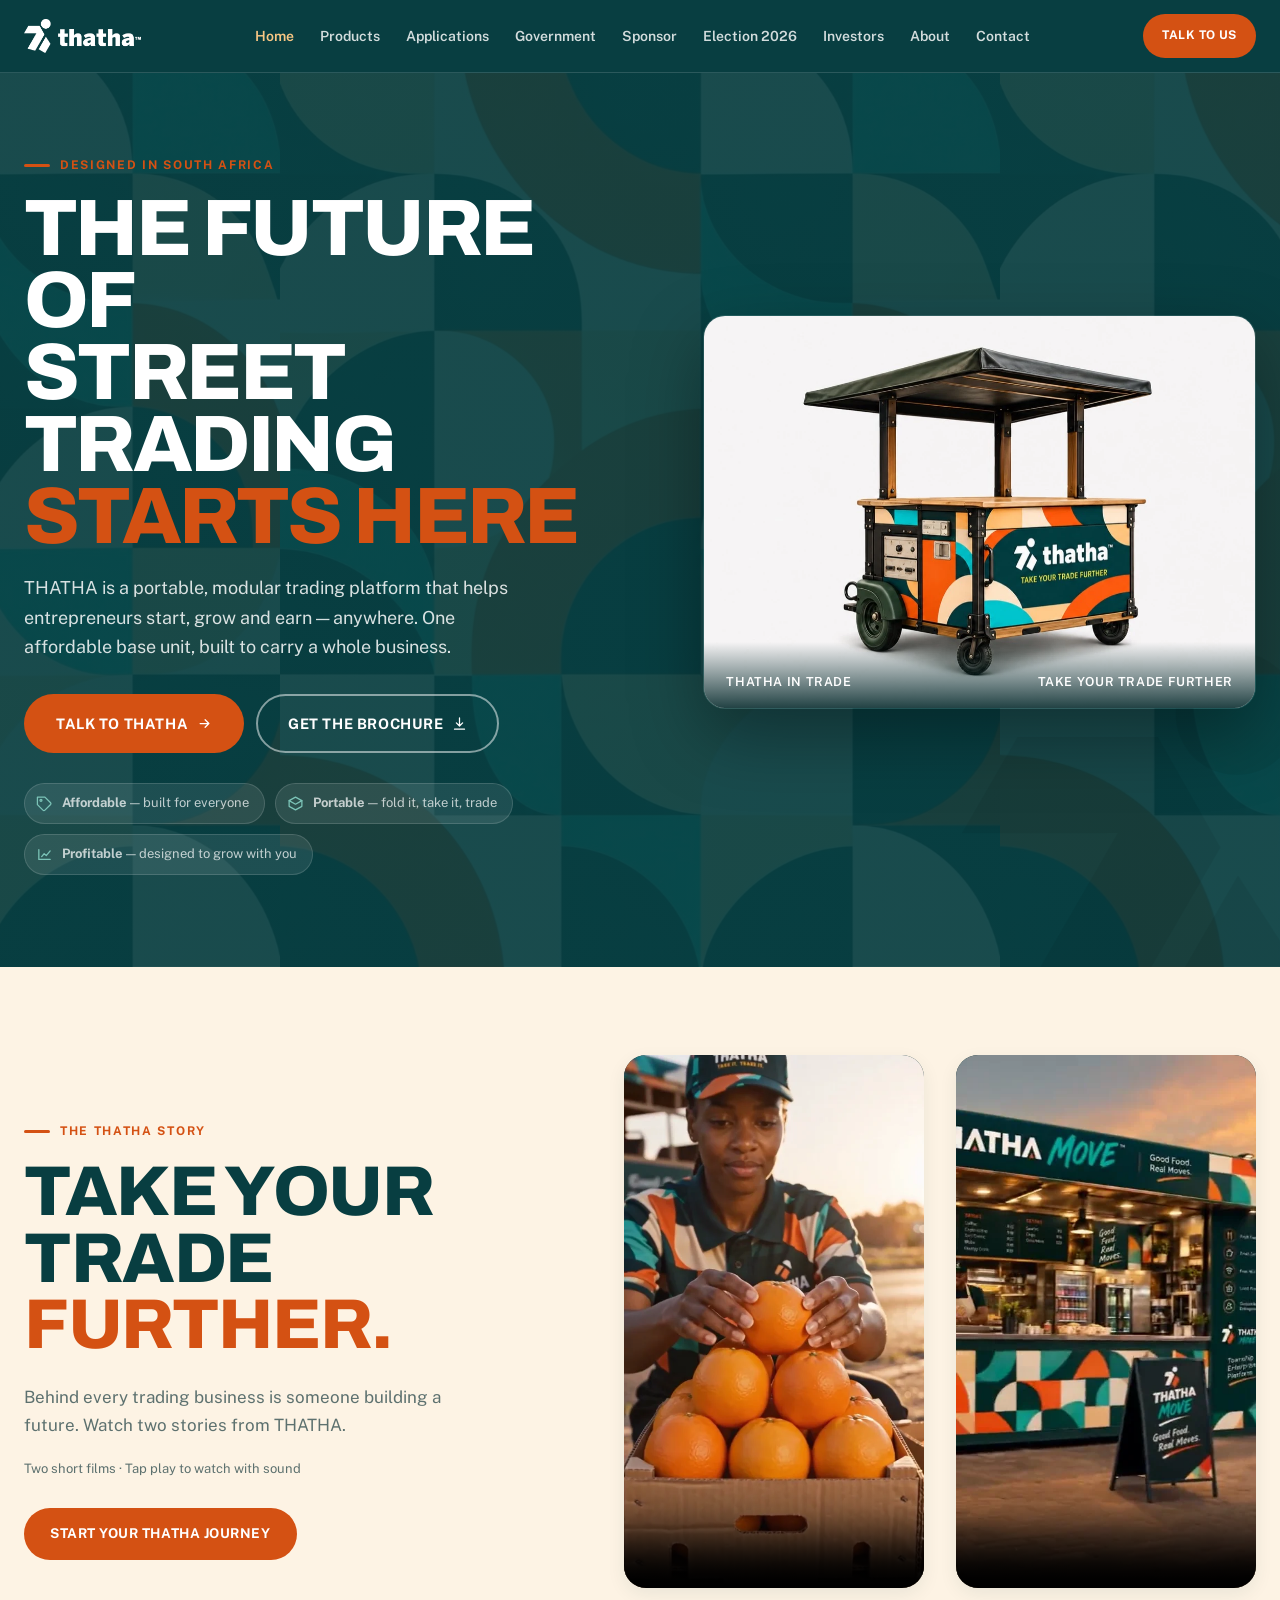
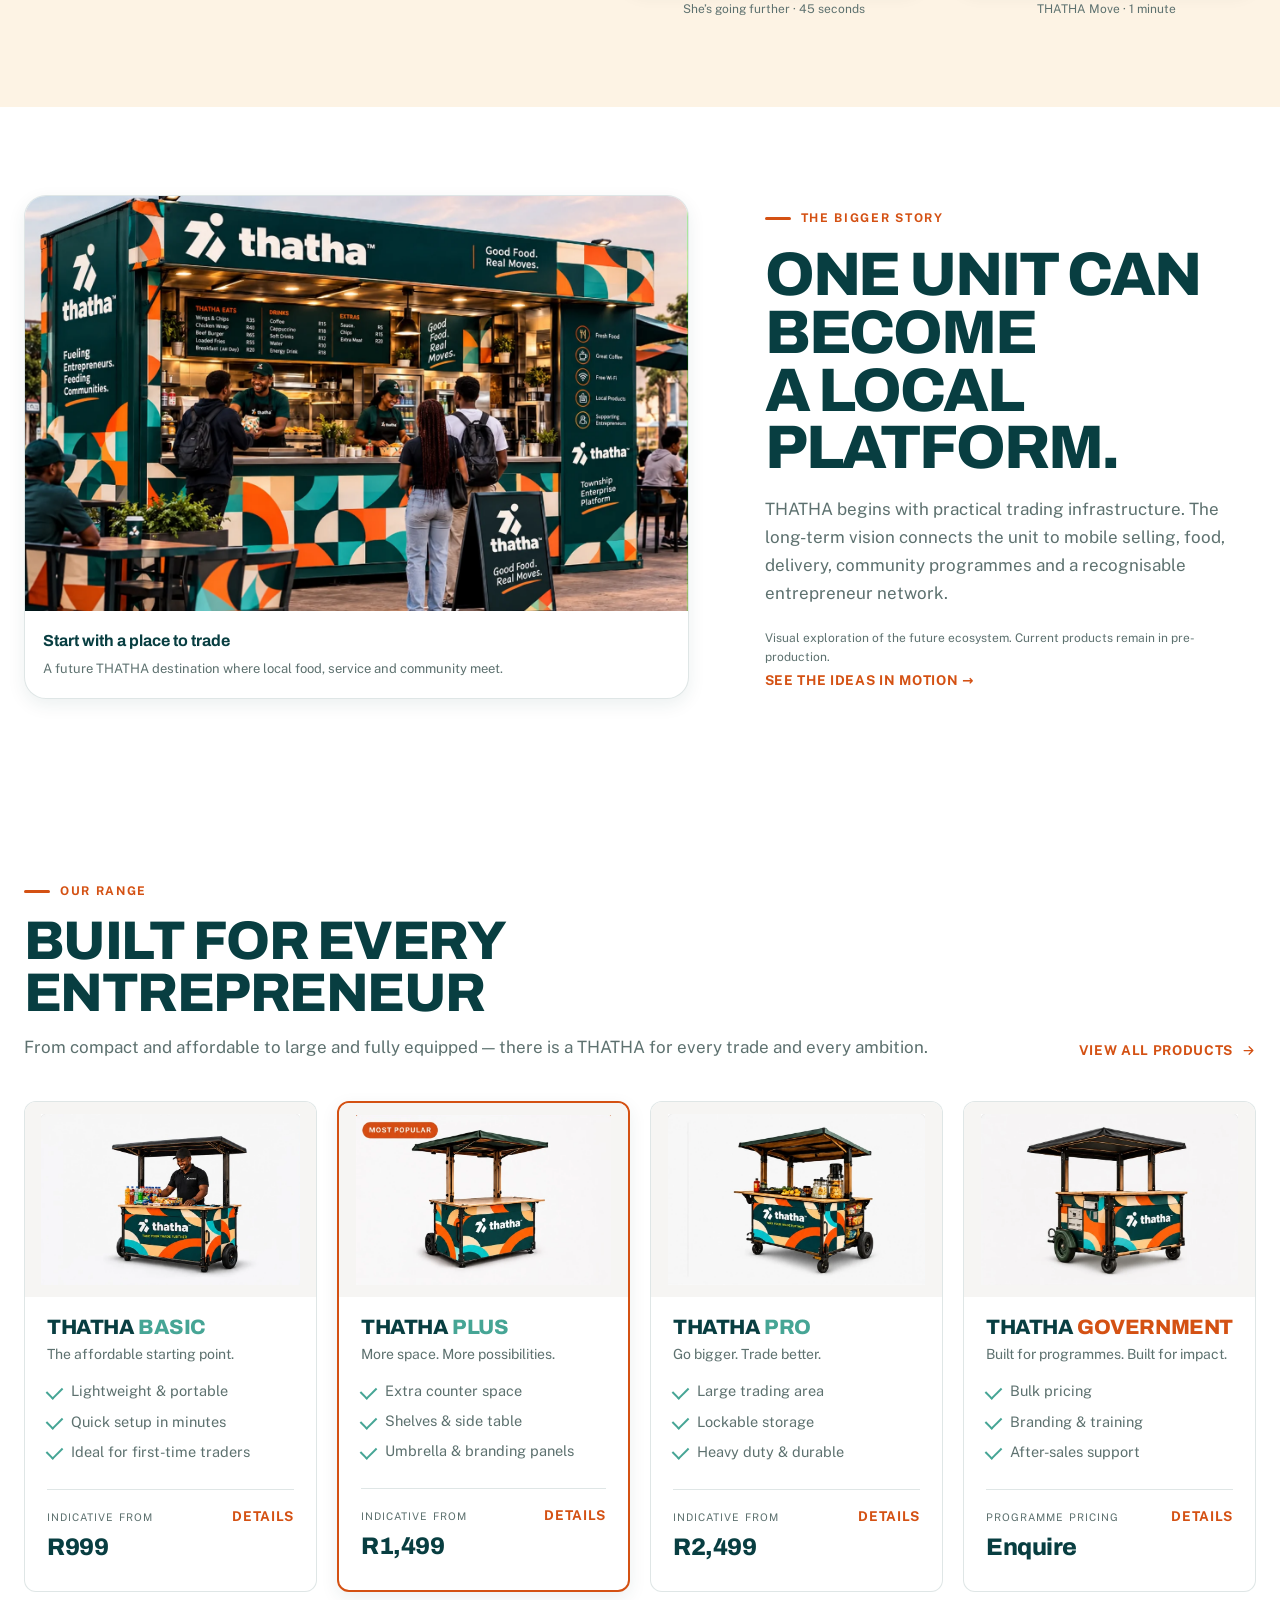
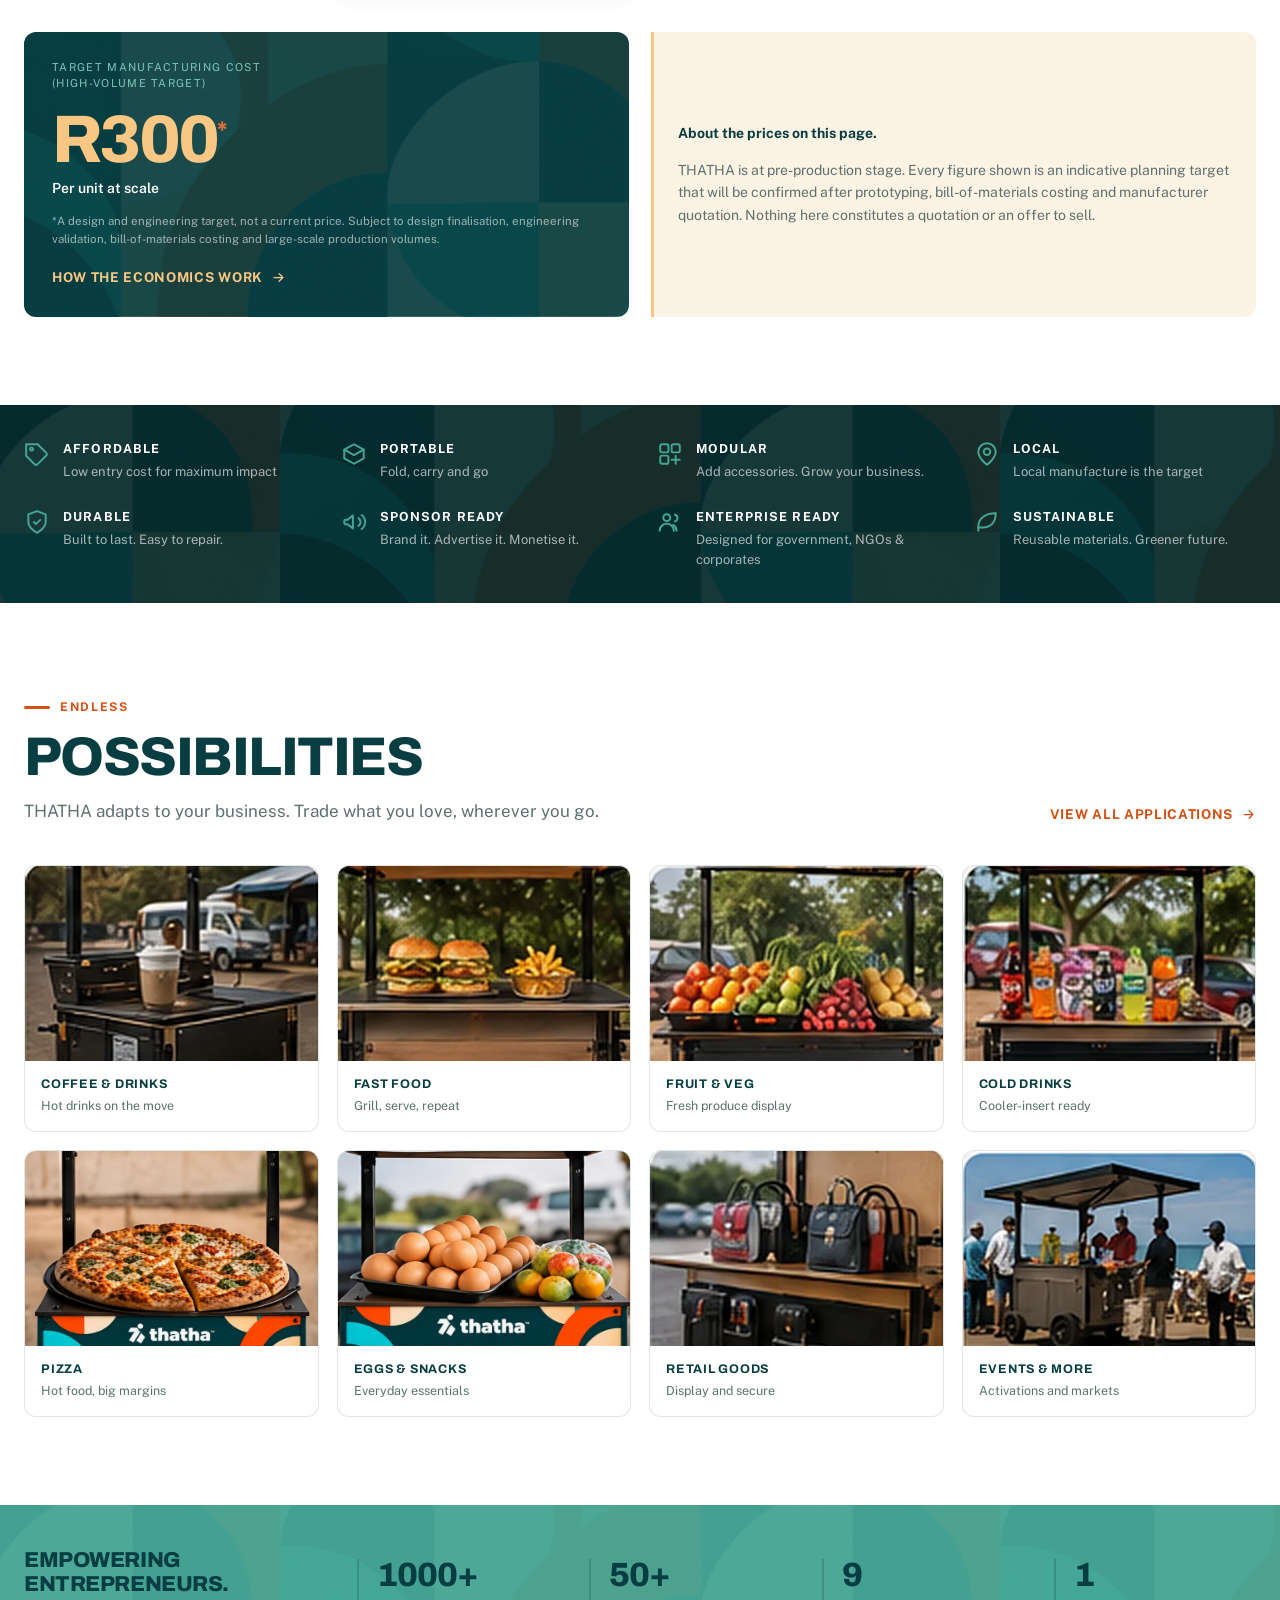
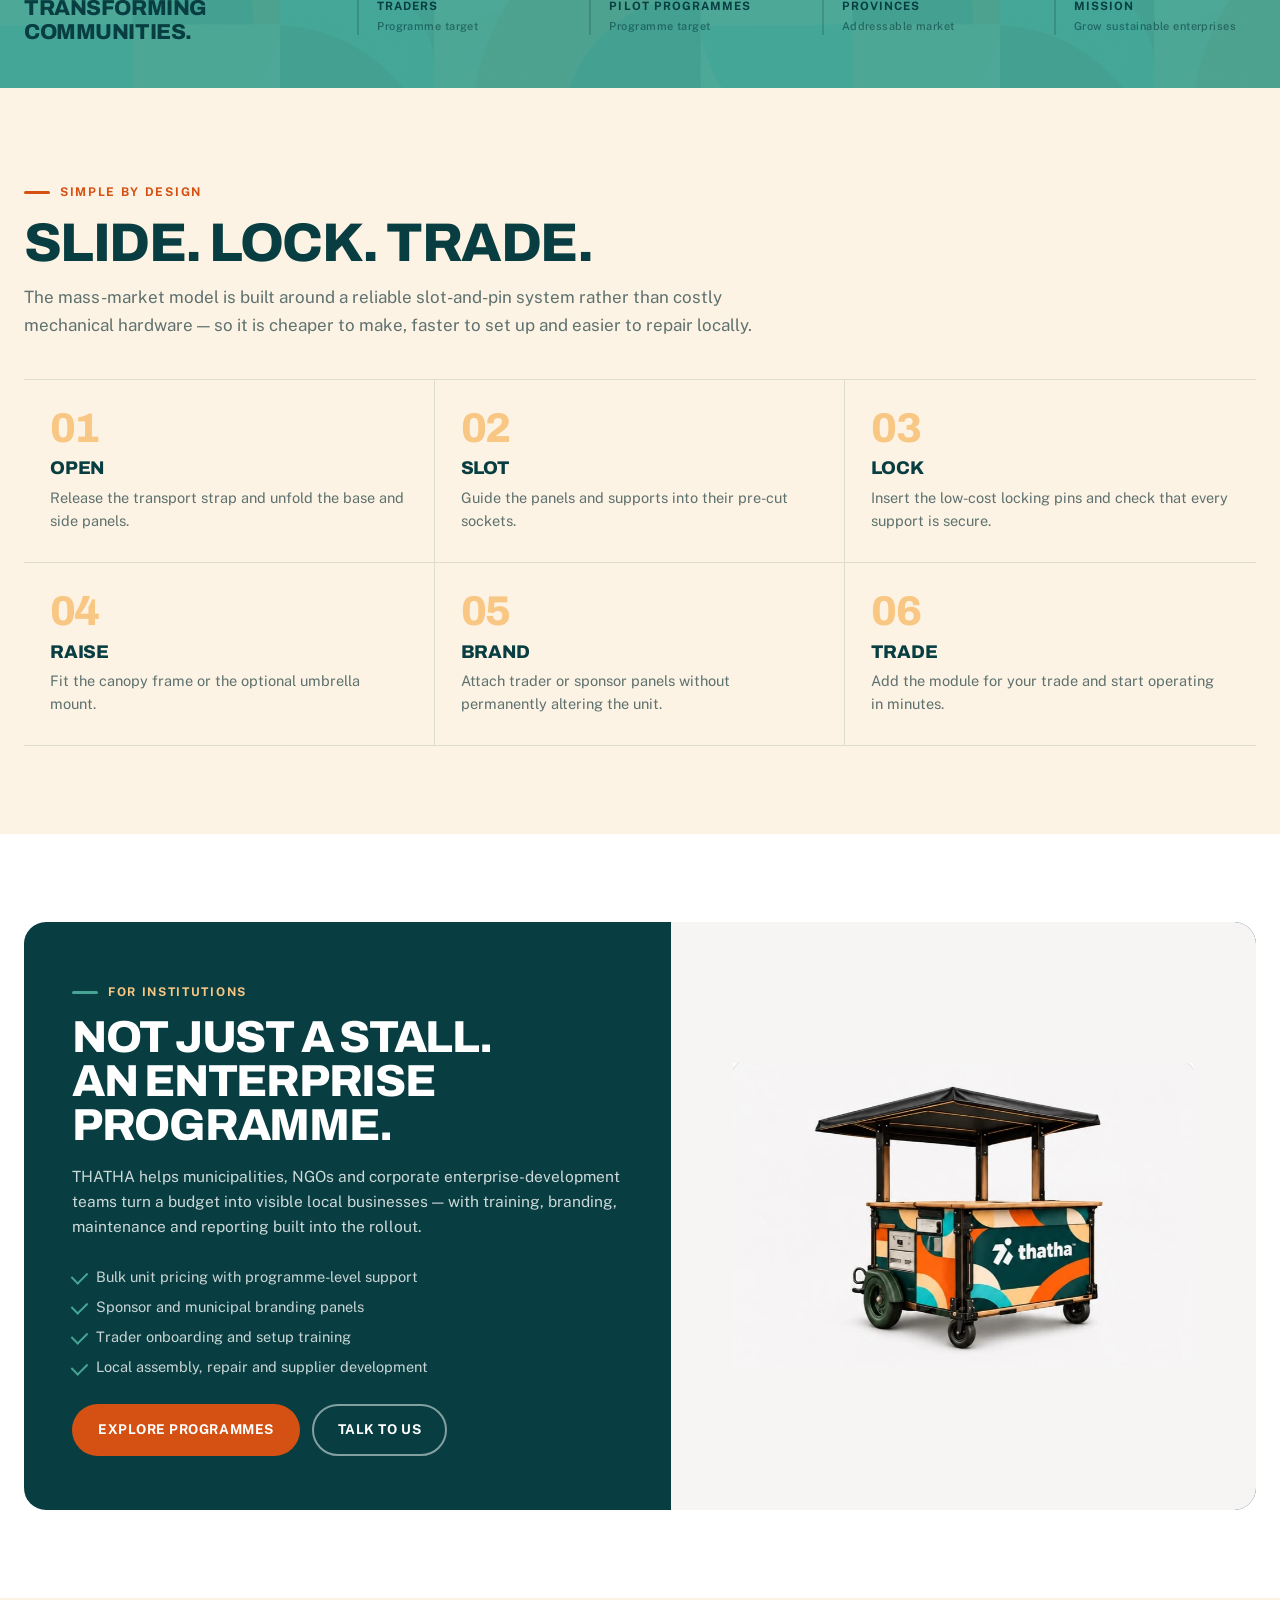
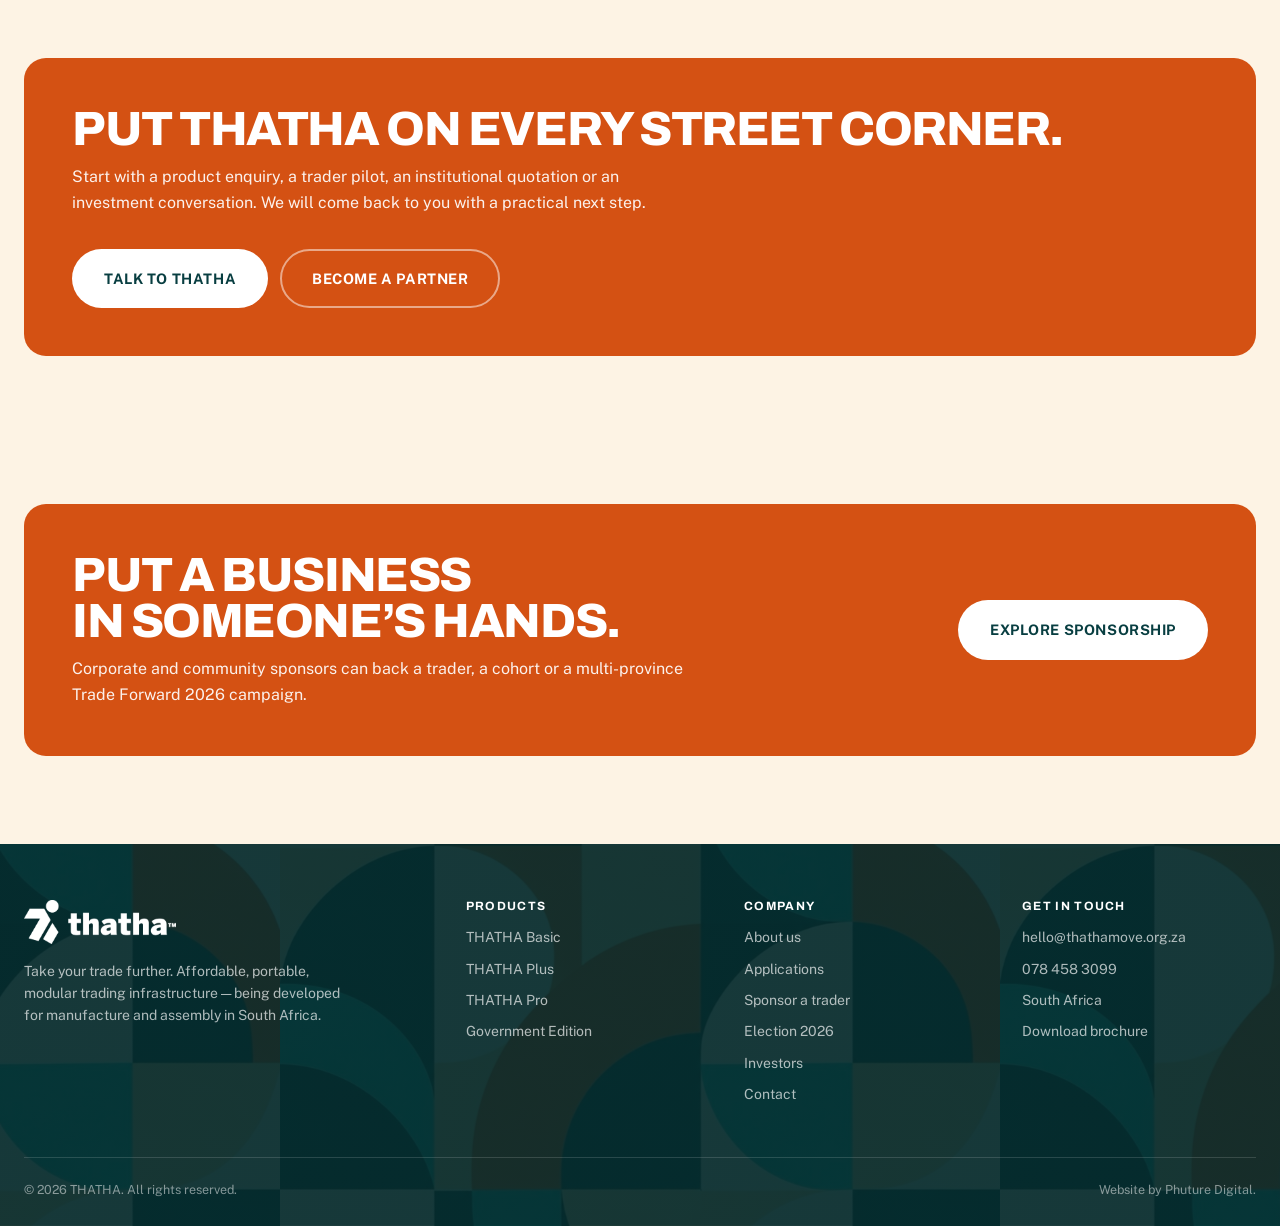
<file: index.html>
<!doctype html>
<html lang="en-ZA">
<head>
<meta charset="utf-8" />
<meta name="viewport" content="width=device-width, initial-scale=1" />
<title>THATHA — Take your trade further · Portable trading units for South African entrepreneurs</title>
<meta name="description" content="THATHA is affordable, modular micro-retail infrastructure being developed for manufacture and assembly in South Africa. Portable trading units for street traders, municipalities, NGOs and corporate enterprise-development programmes." />

<meta property="og:type" content="website" />
<meta property="og:site_name" content="THATHA" />
<meta property="og:locale" content="en_ZA" />
<meta property="og:title" content="THATHA — Take your trade further" />
<meta property="og:description" content="Affordable, portable, modular trading units. Developed for South African manufacture so entrepreneurs can start, grow and earn anywhere." />
<meta property="og:image" content="assets/hero-cart.webp?v=20261105" />
<meta name="twitter:card" content="summary_large_image" />
<meta name="twitter:title" content="THATHA — Take your trade further" />
<meta name="twitter:description" content="Affordable, portable, modular trading units, being developed for manufacture and assembly in South Africa." />

<link rel="icon" href="assets/favicon.svg" type="image/svg+xml" />
<link rel="apple-touch-icon" href="assets/apple-touch-icon.png" />
<link rel="preconnect" href="https://fonts.googleapis.com" />
<link rel="preconnect" href="https://fonts.gstatic.com" crossorigin />
<link rel="stylesheet" href="https://fonts.googleapis.com/css2?family=Archivo:wght@600;700;800&family=Public+Sans:wght@400;500;600;700&display=swap" />
<link rel="stylesheet" href="styles.css?v=20261105-two-films" />

<script type="application/ld+json">
{
  "@context": "https://schema.org",
  "@type": "Organization",
  "name": "THATHA",
  "slogan": "Take your trade further.",
  "description": "THATHA is developing affordable, portable, modular micro-retail trading units so entrepreneurs can start and grow a business anywhere.",
  "areaServed": { "@type": "Country", "name": "South Africa" },
  "knowsAbout": ["Modular micro-retail infrastructure", "Street trading", "Enterprise development"],
  "makesOffer": {
    "@type": "Offer",
    "name": "THATHA trading units",
    "description": "A four-tier range of portable trading units: Basic, Plus, Pro and Government Edition. Prices shown are indicative planning targets pending engineering and manufacturer validation.",
    "priceCurrency": "ZAR"
  }
}
</script>
</head>
<body>
<a class="skip" href="#main">Skip to content</a>


<nav class="nav">
  <div class="wrap nav-inner">
    <a class="nav-logo" href="index.html" aria-label="THATHA home">
      <img src="assets/logo/lockup-white.webp" alt="THATHA" width="900" height="261" />
    </a>
    <div class="nav-links" id="nav-links">
      <a href="index.html" class="active">Home</a>
      <a href="products.html">Products</a>
      <a href="applications.html">Applications</a>
      <a href="government.html">Government</a>
      <a href="sponsor.html">Sponsor</a>
      <a href="election.html">Election 2026</a>
      <a href="investors.html">Investors</a>
      <a href="about.html">About</a>
      <a href="contact.html">Contact</a>
    </div>
    <div class="nav-actions">
      <a class="btn btn-primary btn-sm" href="contact.html#enquiry">Talk to us</a>
      <button class="nav-toggle" type="button" aria-label="Menu" aria-expanded="false" aria-controls="nav-links">
        <svg viewBox="0 0 24 24" fill="none" stroke="currentColor" stroke-width="2" stroke-linecap="round"><path d="M3 6h18M3 12h18M3 18h18"/></svg>
      </button>
    </div>
  </div>
</nav>

<main id="main">

  <!-- ================= HERO ================= -->
  <header class="hero">
    <div class="wrap hero-grid">
      <div>
        <span class="eyebrow">Designed in South Africa</span>
        <h1>The future of<br />street trading<br /><span class="accent">starts here</span></h1>
        <p class="lead">THATHA is a portable, modular trading platform that helps entrepreneurs start, grow and earn — anywhere. One affordable base unit, built to carry a whole business.</p>
        <div class="btn-row hero-actions">
          <a class="btn btn-primary btn-lg" href="contact.html">Talk to THATHA
            <svg viewBox="0 0 24 24" fill="none" stroke="currentColor" stroke-width="2" stroke-linecap="round" stroke-linejoin="round"><path d="M5 12h14M13 6l6 6-6 6"/></svg>
          </a>
          <a class="btn btn-outline-light btn-lg" href="contact.html?interest=Brochure">Get the brochure
            <svg viewBox="0 0 24 24" fill="none" stroke="currentColor" stroke-width="2" stroke-linecap="round" stroke-linejoin="round"><path d="M12 3v12M7 11l5 5 5-5M4 21h16"/></svg>
          </a>
        </div>
        <div class="pills">
          <span class="pill">
            <svg viewBox="0 0 24 24" fill="none" stroke="currentColor" stroke-width="1.8" stroke-linecap="round" stroke-linejoin="round"><path d="M20.6 13.4 12.6 21.4a2 2 0 0 1-2.8 0L2 13.6V3h10.6l8 8a2 2 0 0 1 0 2.4Z"/><circle cx="7" cy="7.5" r="1.4"/></svg>
            <span><b>Affordable</b> — built for everyone</span>
          </span>
          <span class="pill">
            <svg viewBox="0 0 24 24" fill="none" stroke="currentColor" stroke-width="1.8" stroke-linecap="round" stroke-linejoin="round"><path d="M3 8l9-5 9 5-9 5-9-5Z"/><path d="M3 8v8l9 5 9-5V8"/></svg>
            <span><b>Portable</b> — fold it, take it, trade</span>
          </span>
          <span class="pill">
            <svg viewBox="0 0 24 24" fill="none" stroke="currentColor" stroke-width="1.8" stroke-linecap="round" stroke-linejoin="round"><path d="M4 19V5M4 19h16"/><path d="m8 15 3.5-4 3 2.5L20 7"/></svg>
            <span><b>Profitable</b> — designed to grow with you</span>
          </span>
        </div>
      </div>
      <figure class="hero-media">
        <img src="assets/hero-cart.webp?v=20261105" alt="THATHA branded portable trading cart with canopy" width="1200" height="765" />
        <figcaption><span>THATHA in trade</span><span>Take your trade further</span></figcaption>
      </figure>
    </div>
  </header>

  <!-- ================= BRAND FILM ================= -->
  <section class="section band-cream brand-film" aria-labelledby="brand-film-title">
    <div class="wrap brand-film-grid">
      <div class="brand-film-copy">
        <span class="eyebrow">The THATHA story</span>
        <h2 id="brand-film-title">Take your trade<br /><span class="accent">further.</span></h2>
        <p class="lead">Behind every trading business is someone building a future. Watch two stories from THATHA.</p>
        <p class="brand-film-note">Two short films · Tap play to watch with sound</p>
        <a class="btn btn-primary" href="contact.html#enquiry">Start your THATHA journey</a>
      </div>
      <figure class="brand-film-media">
        <video controls playsinline preload="none" width="720" height="1280" poster="assets/video/shes-going-further-poster.webp" aria-label="THATHA brand film: She’s going further" aria-describedby="brand-film-caption">
          <source src="assets/video/shes-going-further.mp4" type="video/mp4" />
          Your browser does not support video playback. <a href="assets/video/shes-going-further.mp4">Watch the THATHA film</a>.
        </video>
        <figcaption id="brand-film-caption">She’s going further · 45 seconds</figcaption>
      </figure>
      <figure class="brand-film-media">
        <video controls playsinline preload="none" width="432" height="768" poster="assets/video/thatha-move-poster.webp" aria-label="THATHA Move brand film" aria-describedby="thatha-move-caption">
          <source src="assets/video/thatha-move.mp4" type="video/mp4" />
          Your browser does not support video playback. <a href="assets/video/thatha-move.mp4">Watch THATHA Move</a>.
        </video>
        <figcaption id="thatha-move-caption">THATHA Move · 1 minute</figcaption>
      </figure>
    </div>
  </section>

  <section class="section band-white vision-story">
    <div class="wrap vision-lead">
      <figure class="vision-card vision-wide"><img src="assets/vision/food-kiosk.webp" alt="Visual exploration of a staffed THATHA food kiosk serving customers in a public square" width="828" height="546" loading="lazy" /><figcaption><b>Start with a place to trade</b><span>A future THATHA destination where local food, service and community meet.</span></figcaption></figure>
      <div class="vision-copy"><span class="eyebrow">The bigger story</span><h2>One unit can become<br />a local platform.</h2><p class="lead">THATHA begins with practical trading infrastructure. The long-term vision connects the unit to mobile selling, food, delivery, community programmes and a recognisable entrepreneur network.</p><p class="vision-note">Visual exploration of the future ecosystem. Current products remain in pre-production.</p><a class="textlink" href="applications.html">See the ideas in motion &rarr;</a></div>
    </div>
  </section>

  <!-- ================= RANGE ================= -->
  <section class="section band-white" id="range">
    <div class="wrap">
      <div class="section-head wide">
        <div>
          <span class="eyebrow">Our range</span>
          <h2>Built for every<br />entrepreneur</h2>
          <p class="lead">From compact and affordable to large and fully equipped — there is a THATHA for every trade and every ambition.</p>
        </div>
        <a class="textlink" href="products.html">View all products
          <svg viewBox="0 0 24 24" fill="none" stroke="currentColor" stroke-width="2" stroke-linecap="round" stroke-linejoin="round"><path d="M5 12h14M13 6l6 6-6 6"/></svg>
        </a>
      </div>

      <div class="prod-grid">
        <article class="prod">
          <div class="prod-media"><img src="assets/products/basic.webp?v=20261105" alt="THATHA Basic trading unit" width="835" height="551" loading="lazy" /></div>
          <div class="prod-body">
            <h3 class="prod-name">Thatha <em>Basic</em></h3>
            <p class="prod-tag">The affordable starting point.</p>
            <ul class="ticks">
              <li>Lightweight &amp; portable</li>
              <li>Quick setup in minutes</li>
              <li>Ideal for first-time traders</li>
            </ul>
            <div class="prod-foot">
              <span class="prod-price"><small>Indicative from</small><strong>R999</strong></span>
              <a class="textlink" href="products.html#basic">Details</a>
            </div>
          </div>
        </article>

        <article class="prod featured">
          <div class="prod-media">
            <img src="assets/products/plus.webp?v=20261105" alt="THATHA Plus trading unit" width="815" height="543" loading="lazy" />
          </div>
          <div class="prod-body">
            <h3 class="prod-name">Thatha <em>Plus</em></h3>
            <p class="prod-tag">More space. More possibilities.</p>
            <ul class="ticks">
              <li>Extra counter space</li>
              <li>Shelves &amp; side table</li>
              <li>Umbrella &amp; branding panels</li>
            </ul>
            <div class="prod-foot">
              <span class="prod-price"><small>Indicative from</small><strong>R1,499</strong></span>
              <a class="textlink" href="products.html#plus">Details</a>
            </div>
          </div>
        </article>

        <article class="prod">
          <div class="prod-media"><img src="assets/products/pro.webp?v=20261105" alt="THATHA Pro trading unit" width="826" height="551" loading="lazy" /></div>
          <div class="prod-body">
            <h3 class="prod-name">Thatha <em>Pro</em></h3>
            <p class="prod-tag">Go bigger. Trade better.</p>
            <ul class="ticks">
              <li>Large trading area</li>
              <li>Lockable storage</li>
              <li>Heavy duty &amp; durable</li>
            </ul>
            <div class="prod-foot">
              <span class="prod-price"><small>Indicative from</small><strong>R2,499</strong></span>
              <a class="textlink" href="products.html#pro">Details</a>
            </div>
          </div>
        </article>

        <article class="prod">
          <div class="prod-media"><img src="assets/products/government.webp?v=20261105" alt="THATHA Government Edition trading unit" width="818" height="545" loading="lazy" /></div>
          <div class="prod-body">
            <h3 class="prod-name">Thatha <span class="gov">Government</span></h3>
            <p class="prod-tag">Built for programmes. Built for impact.</p>
            <ul class="ticks">
              <li>Bulk pricing</li>
              <li>Branding &amp; training</li>
              <li>After-sales support</li>
            </ul>
            <div class="prod-foot">
              <span class="prod-price"><small>Programme pricing</small><strong>Enquire</strong></span>
              <a class="textlink" href="government.html">Details</a>
            </div>
          </div>
        </article>
      </div>

      <div class="grid grid-2 mt-l" style="align-items:stretch">
        <div class="cost-panel">
          <span class="label">Target manufacturing cost<br />(high-volume target)</span>
          <span class="figure">R300<sup>*</sup></span>
          <span class="sub">Per unit at scale</span>
          <p class="note">*A design and engineering target, not a current price. Subject to design finalisation, engineering validation, bill-of-materials costing and large-scale production volumes.</p>
          <a class="textlink on-dark" href="investors.html">How the economics work
            <svg viewBox="0 0 24 24" fill="none" stroke="currentColor" stroke-width="2" stroke-linecap="round" stroke-linejoin="round"><path d="M5 12h14M13 6l6 6-6 6"/></svg>
          </a>
        </div>
        <div class="note-box" style="display:flex;flex-direction:column;justify-content:center">
          <b>About the prices on this page.</b>
          <p class="mt-s">THATHA is at pre-production stage. Every figure shown is an indicative planning target that will be confirmed after prototyping, bill-of-materials costing and manufacturer quotation. Nothing here constitutes a quotation or an offer to sell.</p>
        </div>
      </div>
    </div>
  </section>

  <!-- ================= VALUE STRIP ================= -->
  <section class="value-strip value-strip-pattern">
    <div class="wrap value-grid">
      <div class="value-cell">
        <svg viewBox="0 0 24 24" fill="none" stroke="currentColor" stroke-width="1.8" stroke-linecap="round" stroke-linejoin="round"><path d="M20.6 13.4 12.6 21.4a2 2 0 0 1-2.8 0L2 13.6V3h10.6l8 8a2 2 0 0 1 0 2.4Z"/><circle cx="7" cy="7.5" r="1.4"/></svg>
        <div><b>Affordable</b><span>Low entry cost for maximum impact</span></div>
      </div>
      <div class="value-cell">
        <svg viewBox="0 0 24 24" fill="none" stroke="currentColor" stroke-width="1.8" stroke-linecap="round" stroke-linejoin="round"><path d="M3 8l9-5 9 5-9 5-9-5Z"/><path d="M3 8v8l9 5 9-5V8"/></svg>
        <div><b>Portable</b><span>Fold, carry and go</span></div>
      </div>
      <div class="value-cell">
        <svg viewBox="0 0 24 24" fill="none" stroke="currentColor" stroke-width="1.8" stroke-linecap="round" stroke-linejoin="round"><rect x="3" y="3" width="7.5" height="7.5" rx="1.5"/><rect x="13.5" y="3" width="7.5" height="7.5" rx="1.5"/><rect x="3" y="13.5" width="7.5" height="7.5" rx="1.5"/><path d="M17.25 13.5v7.5M13.5 17.25h7.5"/></svg>
        <div><b>Modular</b><span>Add accessories. Grow your business.</span></div>
      </div>
      <div class="value-cell">
        <svg viewBox="0 0 24 24" fill="none" stroke="currentColor" stroke-width="1.8" stroke-linecap="round" stroke-linejoin="round"><path d="M20 10c0 6-8 12-8 12s-8-6-8-12a8 8 0 0 1 16 0Z"/><circle cx="12" cy="10" r="3"/></svg>
        <div><b>Local</b><span>Local manufacture is the target</span></div>
      </div>
      <div class="value-cell">
        <svg viewBox="0 0 24 24" fill="none" stroke="currentColor" stroke-width="1.8" stroke-linecap="round" stroke-linejoin="round"><path d="M12 22s8-4 8-10V5l-8-3-8 3v7c0 6 8 10 8 10Z"/><path d="m9 12 2 2 4-4"/></svg>
        <div><b>Durable</b><span>Built to last. Easy to repair.</span></div>
      </div>
      <div class="value-cell">
        <svg viewBox="0 0 24 24" fill="none" stroke="currentColor" stroke-width="1.8" stroke-linecap="round" stroke-linejoin="round"><path d="M3 11v2a1 1 0 0 0 1 1h2l5 4V6L6 10H4a1 1 0 0 0-1 1Z"/><path d="M16 8.5a4 4 0 0 1 0 7"/><path d="M19 5.5a8 8 0 0 1 0 13"/></svg>
        <div><b>Sponsor ready</b><span>Brand it. Advertise it. Monetise it.</span></div>
      </div>
      <div class="value-cell">
        <svg viewBox="0 0 24 24" fill="none" stroke="currentColor" stroke-width="1.8" stroke-linecap="round" stroke-linejoin="round"><circle cx="9" cy="8" r="3.2"/><path d="M2.5 20a6.5 6.5 0 0 1 13 0"/><path d="M16.5 5.3a3.2 3.2 0 0 1 0 6.2"/><path d="M18 20a6.4 6.4 0 0 0-3-5.4"/></svg>
        <div><b>Enterprise ready</b><span>Designed for government, NGOs &amp; corporates</span></div>
      </div>
      <div class="value-cell">
        <svg viewBox="0 0 24 24" fill="none" stroke="currentColor" stroke-width="1.8" stroke-linecap="round" stroke-linejoin="round"><path d="M20 4C10 4 4 9 4 16v4"/><path d="M20 4c0 9-5 13-12 13H4"/></svg>
        <div><b>Sustainable</b><span>Reusable materials. Greener future.</span></div>
      </div>
    </div>
  </section>

  <!-- ================= APPLICATIONS ================= -->
  <section class="section band-white">
    <div class="wrap">
      <div class="section-head wide">
        <div>
          <span class="eyebrow">Endless</span>
          <h2>Possibilities</h2>
          <p class="lead">THATHA adapts to your business. Trade what you love, wherever you go.</p>
        </div>
        <a class="textlink" href="applications.html">View all applications
          <svg viewBox="0 0 24 24" fill="none" stroke="currentColor" stroke-width="2" stroke-linecap="round" stroke-linejoin="round"><path d="M5 12h14M13 6l6 6-6 6"/></svg>
        </a>
      </div>
      <div class="app-grid">
        <a class="app-tile" href="applications.html#coffee"><img src="assets/apps/coffee-drinks.webp" alt="Coffee served from a THATHA unit" width="292" height="200" loading="lazy" /><span class="cap"><b>Coffee &amp; drinks</b><span>Hot drinks on the move</span></span></a>
        <a class="app-tile" href="applications.html#fast-food"><img src="assets/apps/fast-food.webp" alt="Burgers and chips on a THATHA counter" width="318" height="200" loading="lazy" /><span class="cap"><b>Fast food</b><span>Grill, serve, repeat</span></span></a>
        <a class="app-tile" href="applications.html#fruit-veg"><img src="assets/apps/fruit-veg.webp" alt="Fresh produce displayed on a THATHA unit" width="298" height="200" loading="lazy" /><span class="cap"><b>Fruit &amp; veg</b><span>Fresh produce display</span></span></a>
        <a class="app-tile" href="applications.html#cold-drinks"><img src="assets/apps/cold-drinks.webp" alt="Cold drinks stocked on a THATHA unit" width="294" height="200" loading="lazy" /><span class="cap"><b>Cold drinks</b><span>Cooler-insert ready</span></span></a>
        <a class="app-tile" href="applications.html#pizza"><img src="assets/apps/pizza.webp?v=20261105" alt="Pizza on a THATHA unit" width="706" height="504" loading="lazy" /><span class="cap"><b>Pizza</b><span>Hot food, big margins</span></span></a>
        <a class="app-tile" href="applications.html#eggs-snacks"><img src="assets/apps/eggs-snacks.webp?v=20261105" alt="Eggs and snacks on a THATHA unit" width="706" height="440" loading="lazy" /><span class="cap"><b>Eggs &amp; snacks</b><span>Everyday essentials</span></span></a>
        <a class="app-tile" href="applications.html#retail"><img src="assets/apps/retail-goods.webp" alt="Bags and retail goods on a THATHA unit" width="278" height="200" loading="lazy" /><span class="cap"><b>Retail goods</b><span>Display and secure</span></span></a>
        <a class="app-tile" href="applications.html#events"><img src="assets/apps/events.webp" alt="THATHA units in use at an outdoor event" width="302" height="200" loading="lazy" /><span class="cap"><b>Events &amp; more</b><span>Activations and markets</span></span></a>
      </div>
    </div>
  </section>

  <!-- ================= TARGETS ================= -->
  <section class="stat-band">
    <div class="wrap stat-grid">
      <div class="kicker">Empowering entrepreneurs.<br />Transforming communities.</div>
      <div class="stat"><div class="n">1000+</div><div class="l">Traders<small>Programme target</small></div></div>
      <div class="stat"><div class="n">50+</div><div class="l">Pilot programmes<small>Programme target</small></div></div>
      <div class="stat"><div class="n">9</div><div class="l">Provinces<small>Addressable market</small></div></div>
      <div class="stat"><div class="n">1</div><div class="l">Mission<small>Grow sustainable enterprises</small></div></div>
    </div>
  </section>

  <!-- ================= HOW IT WORKS ================= -->
  <section class="section band-cream">
    <div class="wrap">
      <div class="section-head">
        <span class="eyebrow">Simple by design</span>
        <h2>Slide. Lock. Trade.</h2>
        <p class="lead">The mass-market model is built around a reliable slot-and-pin system rather than costly mechanical hardware — so it is cheaper to make, faster to set up and easier to repair locally.</p>
      </div>
      <div class="steps">
        <article class="step"><div class="n">01</div><h3>Open</h3><p>Release the transport strap and unfold the base and side panels.</p></article>
        <article class="step"><div class="n">02</div><h3>Slot</h3><p>Guide the panels and supports into their pre-cut sockets.</p></article>
        <article class="step"><div class="n">03</div><h3>Lock</h3><p>Insert the low-cost locking pins and check that every support is secure.</p></article>
        <article class="step"><div class="n">04</div><h3>Raise</h3><p>Fit the canopy frame or the optional umbrella mount.</p></article>
        <article class="step"><div class="n">05</div><h3>Brand</h3><p>Attach trader or sponsor panels without permanently altering the unit.</p></article>
        <article class="step"><div class="n">06</div><h3>Trade</h3><p>Add the module for your trade and start operating in minutes.</p></article>
      </div>
    </div>
  </section>

  <!-- ================= ENTERPRISE SPLIT ================= -->
  <section class="section band-white">
    <div class="wrap">
      <div class="split">
        <div class="split-copy">
          <span class="eyebrow on-dark">For institutions</span>
          <h2>Not just a stall.<br />An enterprise programme.</h2>
          <p>THATHA helps municipalities, NGOs and corporate enterprise-development teams turn a budget into visible local businesses — with training, branding, maintenance and reporting built into the rollout.</p>
          <ul class="ticks on-dark mt-m">
            <li>Bulk unit pricing with programme-level support</li>
            <li>Sponsor and municipal branding panels</li>
            <li>Trader onboarding and setup training</li>
            <li>Local assembly, repair and supplier development</li>
          </ul>
          <div class="btn-row mt-m">
            <a class="btn btn-primary" href="government.html">Explore programmes</a>
            <a class="btn btn-outline-light" href="contact.html?interest=Programme">Talk to us</a>
          </div>
        </div>
        <div class="split-media">
          <img src="assets/products/government.webp?v=20261105" alt="THATHA Government Edition unit" width="818" height="545" loading="lazy" />
        </div>
      </div>
    </div>
  </section>

  <!-- ================= CLOSING CTA ================= -->
  <section class="section tight band-cream">
    <div class="wrap">
      <div class="cta-band">
        <div>
          <h2>Put THATHA on every street corner.</h2>
          <p>Start with a product enquiry, a trader pilot, an institutional quotation or an investment conversation. We will come back to you with a practical next step.</p>
        </div>
        <div class="btn-row">
          <a class="btn btn-light btn-lg" href="contact.html">Talk to THATHA</a>
          <a class="btn btn-outline-light btn-lg" href="contact.html?interest=Partnership">Become a partner</a>
        </div>
      </div>
    </div>
  </section>

  <section class="section band-cream">
    <div class="wrap">
      <div class="cta-band">
        <div>
          <h2>Put a business<br />in someone&rsquo;s hands.</h2>
          <p>Corporate and community sponsors can back a trader, a cohort or a multi-province Trade Forward 2026 campaign.</p>
        </div>
        <a class="btn btn-light btn-lg" href="sponsor.html">Explore sponsorship</a>
      </div>
    </div>
  </section>
</main>








<footer class="site">
  <div class="wrap">
    <div class="foot-grid">
      <div class="foot-brand">
        <img src="assets/logo/lockup-white.webp" alt="THATHA" width="900" height="261" />
        <p>Take your trade further. Affordable, portable, modular trading infrastructure — being developed for manufacture and assembly in South Africa.</p>
      </div>
      <div>
        <h4>Products</h4>
        <ul>
          <li><a href="products.html#basic">THATHA Basic</a></li>
          <li><a href="products.html#plus">THATHA Plus</a></li>
          <li><a href="products.html#pro">THATHA Pro</a></li>
          <li><a href="government.html">Government Edition</a></li>
        </ul>
      </div>
      <div>
        <h4>Company</h4>
        <ul>
          <li><a href="about.html">About us</a></li>
          <li><a href="applications.html">Applications</a></li>
          <li><a href="sponsor.html">Sponsor a trader</a></li>
          <li><a href="election.html">Election 2026</a></li>
          <li><a href="investors.html">Investors</a></li>
          <li><a href="contact.html">Contact</a></li>
        </ul>
      </div>
      <div>
        <h4>Get in touch</h4>
        <ul>
          <li><a href="mailto:hello@thathamove.org.za">hello@thathamove.org.za</a></li>
          <li><a href="tel:0784583099">078 458 3099</a></li>
          <li>South Africa</li>
          <li><a href="contact.html?interest=Brochure">Download brochure</a></li>
        </ul>
      </div>
    </div>
    <div class="foot-bottom">
      <span>&copy; 2026 THATHA. All rights reserved.</span>
      <span>Website by <a href="https://www.phuturedigital.co.za" rel="noopener">Phuture Digital</a>.</span>
    </div>
  </div>
</footer>

<script src="site.js?v=20261105-two-films" defer></script>
</body>
</html>
</file>
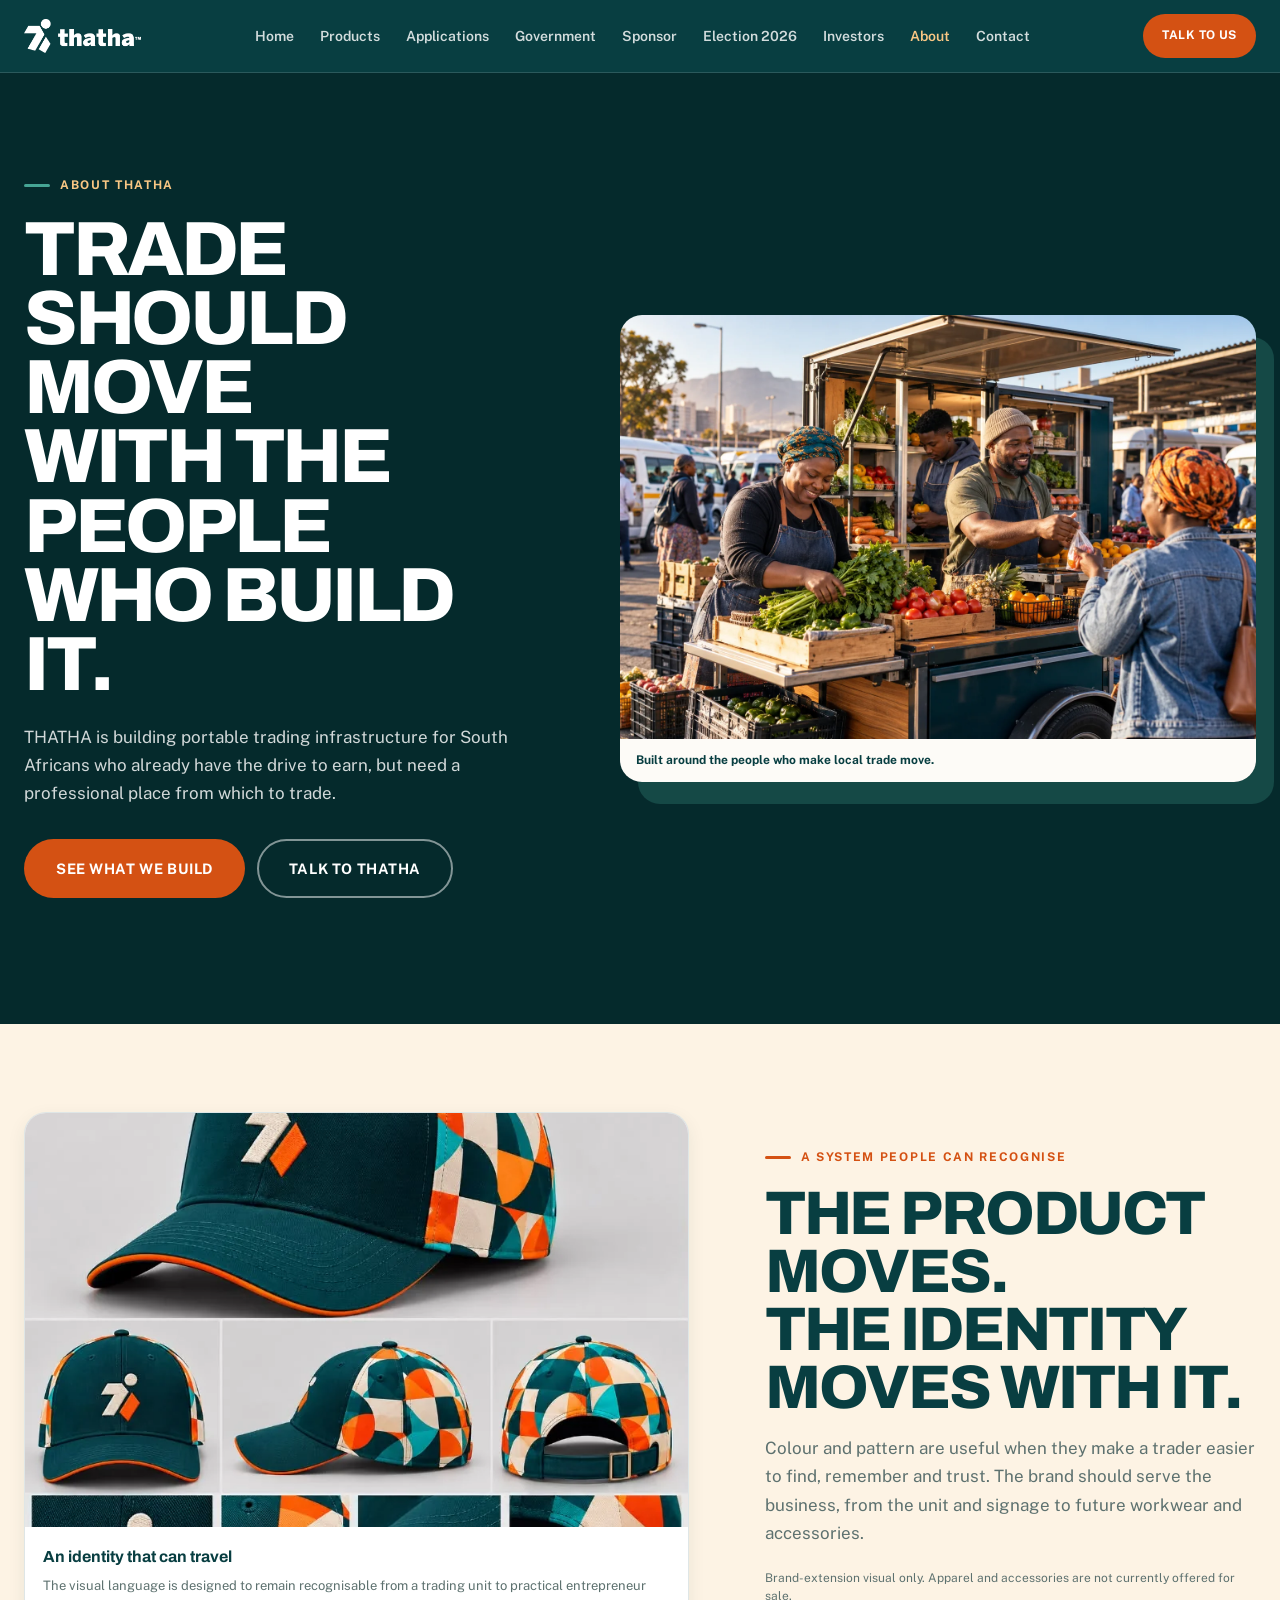
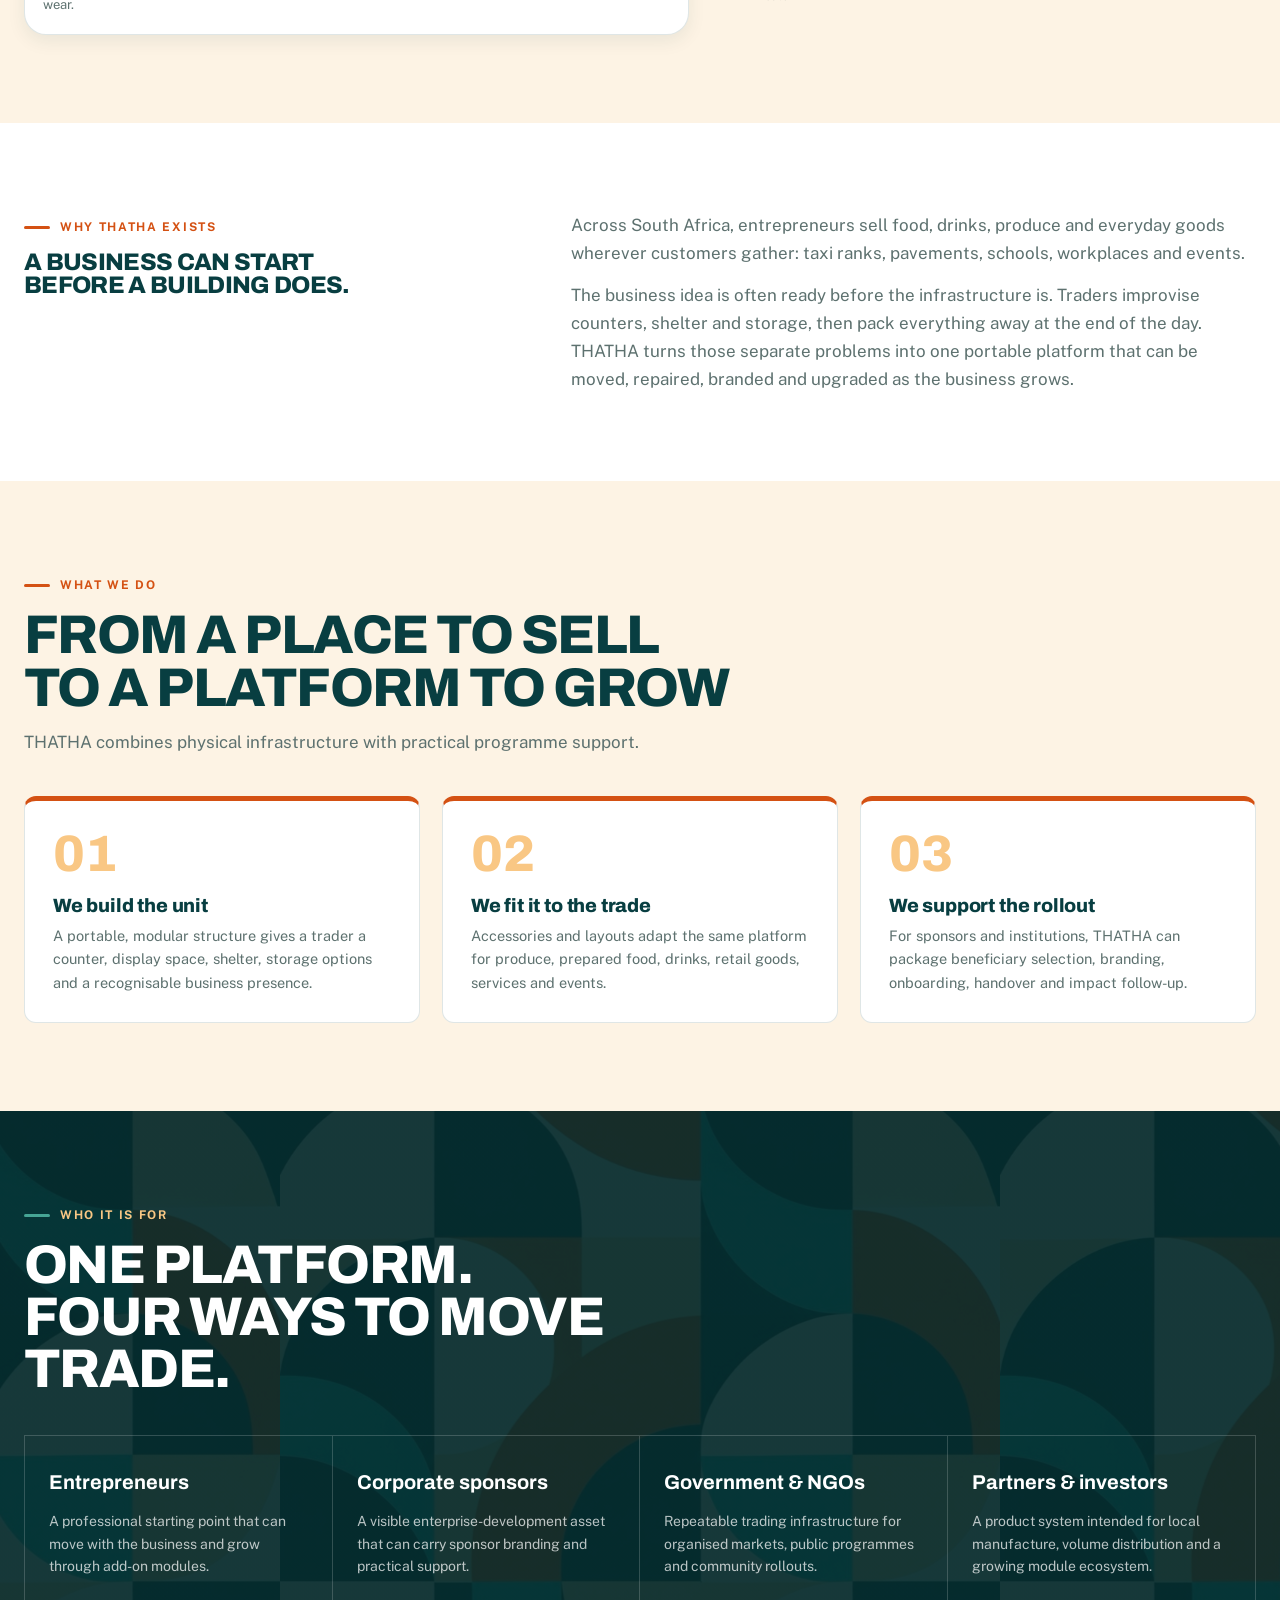
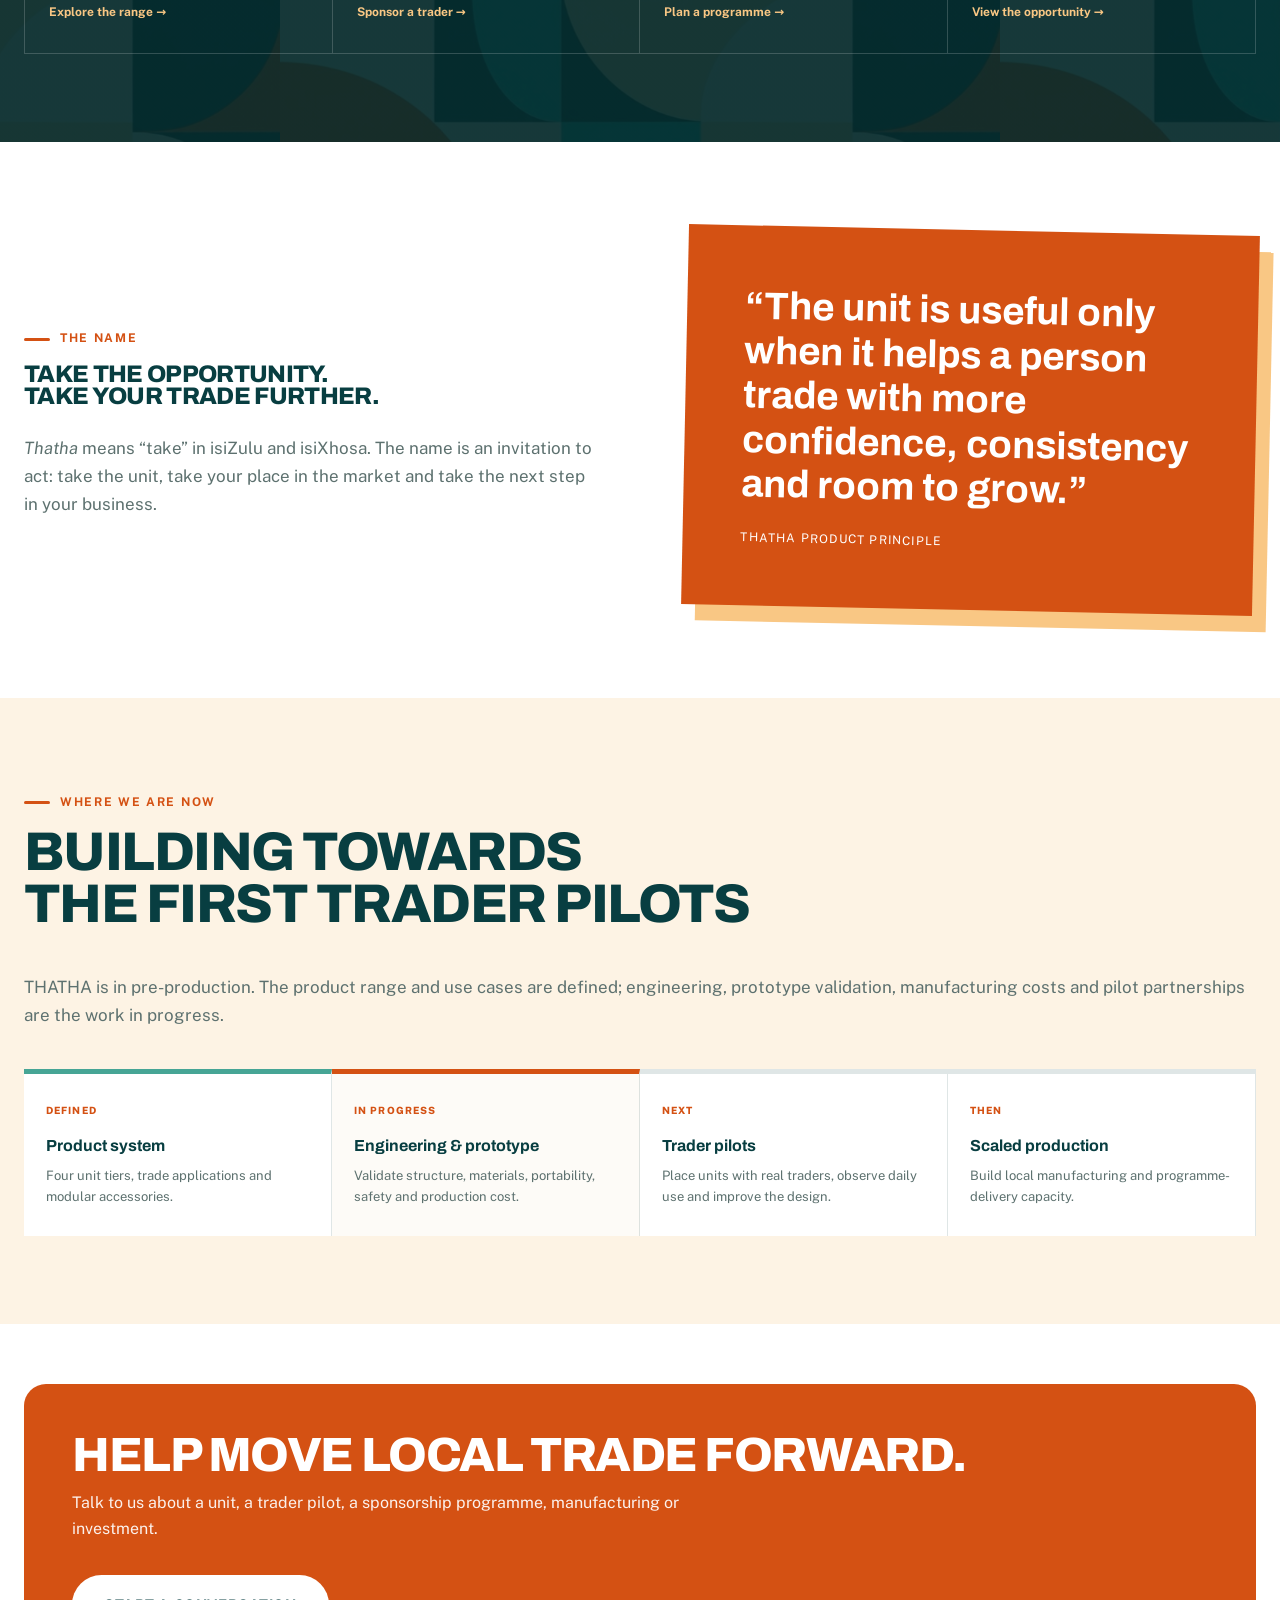
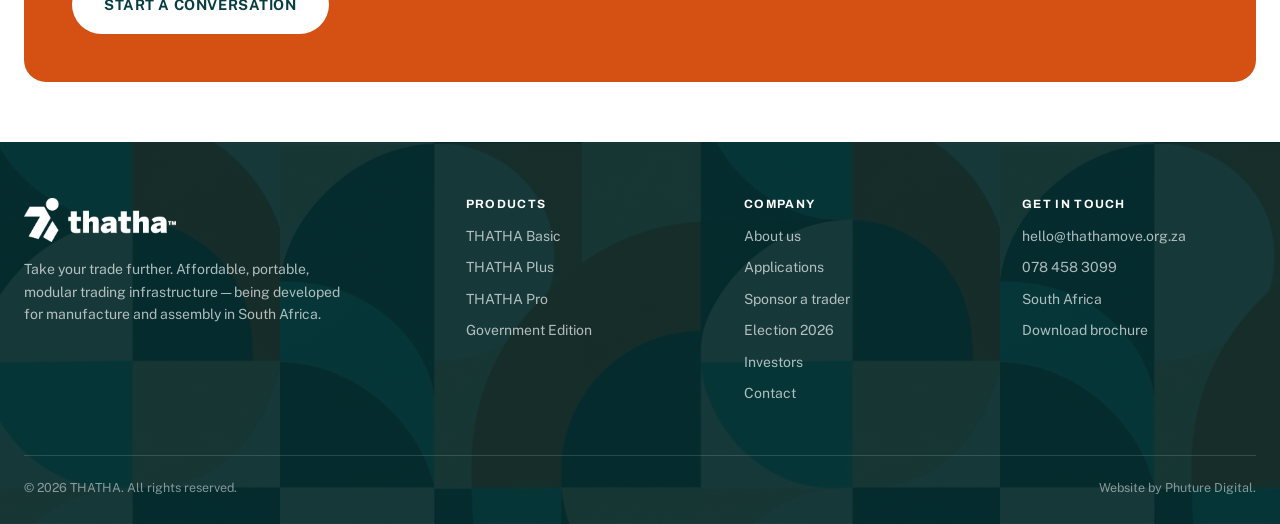
<file: about.html>
<!doctype html>
<html lang="en-ZA">
<head>
<meta charset="utf-8" />
<meta name="viewport" content="width=device-width, initial-scale=1" />
<title>About THATHA — why we build trading infrastructure</title>
<meta name="description" content="The THATHA story: portable trading infrastructure built to help South African entrepreneurs start professionally, move with demand and grow their businesses." />
<meta property="og:type" content="website" />
<meta property="og:site_name" content="THATHA" />
<meta property="og:locale" content="en_ZA" />
<meta property="og:title" content="About THATHA" />
<meta property="og:description" content="Portable trading infrastructure built around the people who make local trade move." />
<meta property="og:image" content="assets/about-traders.webp" />
<meta name="twitter:card" content="summary_large_image" />
<link rel="icon" href="assets/favicon.svg" type="image/svg+xml" />
<link rel="apple-touch-icon" href="assets/apple-touch-icon.png" />
<link rel="preconnect" href="https://fonts.googleapis.com" />
<link rel="preconnect" href="https://fonts.gstatic.com" crossorigin />
<link rel="stylesheet" href="https://fonts.googleapis.com/css2?family=Archivo:wght@600;700;800&family=Public+Sans:wght@400;500;600;700&display=swap" />
<link rel="stylesheet" href="styles.css?v=20261105-mobile" />
</head>
<body>
<a class="skip" href="#main">Skip to content</a>


<nav class="nav">
  <div class="wrap nav-inner">
    <a class="nav-logo" href="index.html" aria-label="THATHA home">
      <img src="assets/logo/lockup-white.webp" alt="THATHA" width="900" height="261" />
    </a>
    <div class="nav-links" id="nav-links">
      <a href="index.html">Home</a>
      <a href="products.html">Products</a>
      <a href="applications.html">Applications</a>
      <a href="government.html">Government</a>
      <a href="sponsor.html">Sponsor</a>
      <a href="election.html">Election 2026</a>
      <a href="investors.html">Investors</a>
      <a href="about.html" class="active">About</a>
      <a href="contact.html">Contact</a>
    </div>
    <div class="nav-actions">
      <a class="btn btn-primary btn-sm" href="contact.html#enquiry">Talk to us</a>
      <button class="nav-toggle" type="button" aria-label="Menu" aria-expanded="false" aria-controls="nav-links">
        <svg viewBox="0 0 24 24" fill="none" stroke="currentColor" stroke-width="2" stroke-linecap="round"><path d="M3 6h18M3 12h18M3 18h18"/></svg>
      </button>
    </div>
  </div>
</nav>

<main id="main">

<header class="story-hero">
  <div class="wrap story-hero-grid">
    <div class="story-hero-copy">
      <span class="eyebrow on-dark">About THATHA</span>
      <h1>Trade should move<br />with the people<br />who build it.</h1>
      <p class="lead on-dark">THATHA is building portable trading infrastructure for South Africans who already have the drive to earn, but need a professional place from which to trade.</p>
      <div class="btn-row hero-actions">
        <a class="btn btn-primary btn-lg" href="products.html">See what we build</a>
        <a class="btn btn-outline-light btn-lg" href="contact.html">Talk to THATHA</a>
      </div>
    </div>
    <figure class="story-hero-media">
      <img src="assets/about-traders.webp" alt="South African entrepreneurs serving customers and arranging fresh produce at a portable trading unit" width="1800" height="1200" />
      <figcaption>Built around the people who make local trade move.</figcaption>
    </figure>
  </div>
</header>

<section class="section band-cream vision-story">
  <div class="wrap vision-lead"><figure class="vision-card vision-wide"><img src="assets/vision/cap-detail.webp" alt="THATHA cap visual exploration showing the logo and geometric brand pattern" width="828" height="828" loading="lazy" /><figcaption><b>An identity that can travel</b><span>The visual language is designed to remain recognisable from a trading unit to practical entrepreneur wear.</span></figcaption></figure><div class="vision-copy"><span class="eyebrow">A system people can recognise</span><h2>The product moves.<br />The identity moves with it.</h2><p class="lead">Colour and pattern are useful when they make a trader easier to find, remember and trust. The brand should serve the business, from the unit and signage to future workwear and accessories.</p><p class="vision-note">Brand-extension visual only. Apparel and accessories are not currently offered for sale.</p></div></div>
</section>

<section class="section band-white">
  <div class="wrap story-intro">
    <div>
      <span class="eyebrow">Why THATHA exists</span>
      <h2 class="display mt-s">A business can start<br />before a building does.</h2>
    </div>
    <div>
      <p class="lead">Across South Africa, entrepreneurs sell food, drinks, produce and everyday goods wherever customers gather: taxi ranks, pavements, schools, workplaces and events.</p>
      <p class="lead mt-s">The business idea is often ready before the infrastructure is. Traders improvise counters, shelter and storage, then pack everything away at the end of the day. THATHA turns those separate problems into one portable platform that can be moved, repaired, branded and upgraded as the business grows.</p>
    </div>
  </div>
</section>

<section class="section band-cream">
  <div class="wrap">
    <div class="section-head">
      <span class="eyebrow">What we do</span>
      <h2>From a place to sell<br />to a platform to grow</h2>
      <p class="lead">THATHA combines physical infrastructure with practical programme support.</p>
    </div>
    <div class="grid grid-3">
      <article class="card story-card"><span class="story-number">01</span><h3>We build the unit</h3><p>A portable, modular structure gives a trader a counter, display space, shelter, storage options and a recognisable business presence.</p></article>
      <article class="card story-card"><span class="story-number">02</span><h3>We fit it to the trade</h3><p>Accessories and layouts adapt the same platform for produce, prepared food, drinks, retail goods, services and events.</p></article>
      <article class="card story-card"><span class="story-number">03</span><h3>We support the rollout</h3><p>For sponsors and institutions, THATHA can package beneficiary selection, branding, onboarding, handover and impact follow-up.</p></article>
    </div>
  </div>
</section>

<section class="section band-deep">
  <div class="wrap">
    <div class="section-head">
      <span class="eyebrow on-dark">Who it is for</span>
      <h2>One platform.<br />Four ways to move trade.</h2>
    </div>
    <div class="audience-grid">
      <article><b>Entrepreneurs</b><p>A professional starting point that can move with the business and grow through add-on modules.</p><a href="products.html">Explore the range &rarr;</a></article>
      <article><b>Corporate sponsors</b><p>A visible enterprise-development asset that can carry sponsor branding and practical support.</p><a href="sponsor.html">Sponsor a trader &rarr;</a></article>
      <article><b>Government &amp; NGOs</b><p>Repeatable trading infrastructure for organised markets, public programmes and community rollouts.</p><a href="government.html">Plan a programme &rarr;</a></article>
      <article><b>Partners &amp; investors</b><p>A product system intended for local manufacture, volume distribution and a growing module ecosystem.</p><a href="investors.html">View the opportunity &rarr;</a></article>
    </div>
  </div>
</section>

<section class="section band-white">
  <div class="wrap">
    <div class="grid grid-2 story-name-grid">
      <div>
        <span class="eyebrow">The name</span>
        <h2 class="display mt-s">Take the opportunity.<br />Take your trade further.</h2>
        <p class="lead mt-m"><em>Thatha</em> means “take” in isiZulu and isiXhosa. The name is an invitation to act: take the unit, take your place in the market and take the next step in your business.</p>
      </div>
      <aside class="story-quote">
        <p>“The unit is useful only when it helps a person trade with more confidence, consistency and room to grow.”</p>
        <span>THATHA product principle</span>
      </aside>
    </div>
  </div>
</section>

<section class="section band-cream">
  <div class="wrap">
    <div class="section-head wide">
      <div><span class="eyebrow">Where we are now</span><h2>Building towards<br />the first trader pilots</h2></div>
      <p class="lead">THATHA is in pre-production. The product range and use cases are defined; engineering, prototype validation, manufacturing costs and pilot partnerships are the work in progress.</p>
    </div>
    <div class="journey">
      <div class="journey-step complete"><span>Defined</span><b>Product system</b><p>Four unit tiers, trade applications and modular accessories.</p></div>
      <div class="journey-step active"><span>In progress</span><b>Engineering &amp; prototype</b><p>Validate structure, materials, portability, safety and production cost.</p></div>
      <div class="journey-step"><span>Next</span><b>Trader pilots</b><p>Place units with real traders, observe daily use and improve the design.</p></div>
      <div class="journey-step"><span>Then</span><b>Scaled production</b><p>Build local manufacturing and programme-delivery capacity.</p></div>
    </div>
  </div>
</section>

<section class="section tight band-white">
  <div class="wrap">
    <div class="cta-band">
      <div><h2>Help move local trade forward.</h2><p>Talk to us about a unit, a trader pilot, a sponsorship programme, manufacturing or investment.</p></div>
      <div class="btn-row"><a class="btn btn-light btn-lg" href="contact.html">Start a conversation</a></div>
    </div>
  </div>
</section>

</main>








<footer class="site">
  <div class="wrap">
    <div class="foot-grid">
      <div class="foot-brand">
        <img src="assets/logo/lockup-white.webp" alt="THATHA" width="900" height="261" />
        <p>Take your trade further. Affordable, portable, modular trading infrastructure — being developed for manufacture and assembly in South Africa.</p>
      </div>
      <div>
        <h4>Products</h4>
        <ul>
          <li><a href="products.html#basic">THATHA Basic</a></li>
          <li><a href="products.html#plus">THATHA Plus</a></li>
          <li><a href="products.html#pro">THATHA Pro</a></li>
          <li><a href="government.html">Government Edition</a></li>
        </ul>
      </div>
      <div>
        <h4>Company</h4>
        <ul>
          <li><a href="about.html">About us</a></li>
          <li><a href="applications.html">Applications</a></li>
          <li><a href="sponsor.html">Sponsor a trader</a></li>
          <li><a href="election.html">Election 2026</a></li>
          <li><a href="investors.html">Investors</a></li>
          <li><a href="contact.html">Contact</a></li>
        </ul>
      </div>
      <div>
        <h4>Get in touch</h4>
        <ul>
          <li><a href="mailto:hello@thathamove.org.za">hello@thathamove.org.za</a></li>
          <li><a href="tel:0784583099">078 458 3099</a></li>
          <li>South Africa</li>
          <li><a href="contact.html?interest=Brochure">Download brochure</a></li>
        </ul>
      </div>
    </div>
    <div class="foot-bottom">
      <span>&copy; 2026 THATHA. All rights reserved.</span>
      <span>Website by <a href="https://www.phuturedigital.co.za" rel="noopener">Phuture Digital</a>.</span>
    </div>
  </div>
</footer>

<script src="site.js?v=20261105-mobile" defer></script>
</body>
</html>
</file>
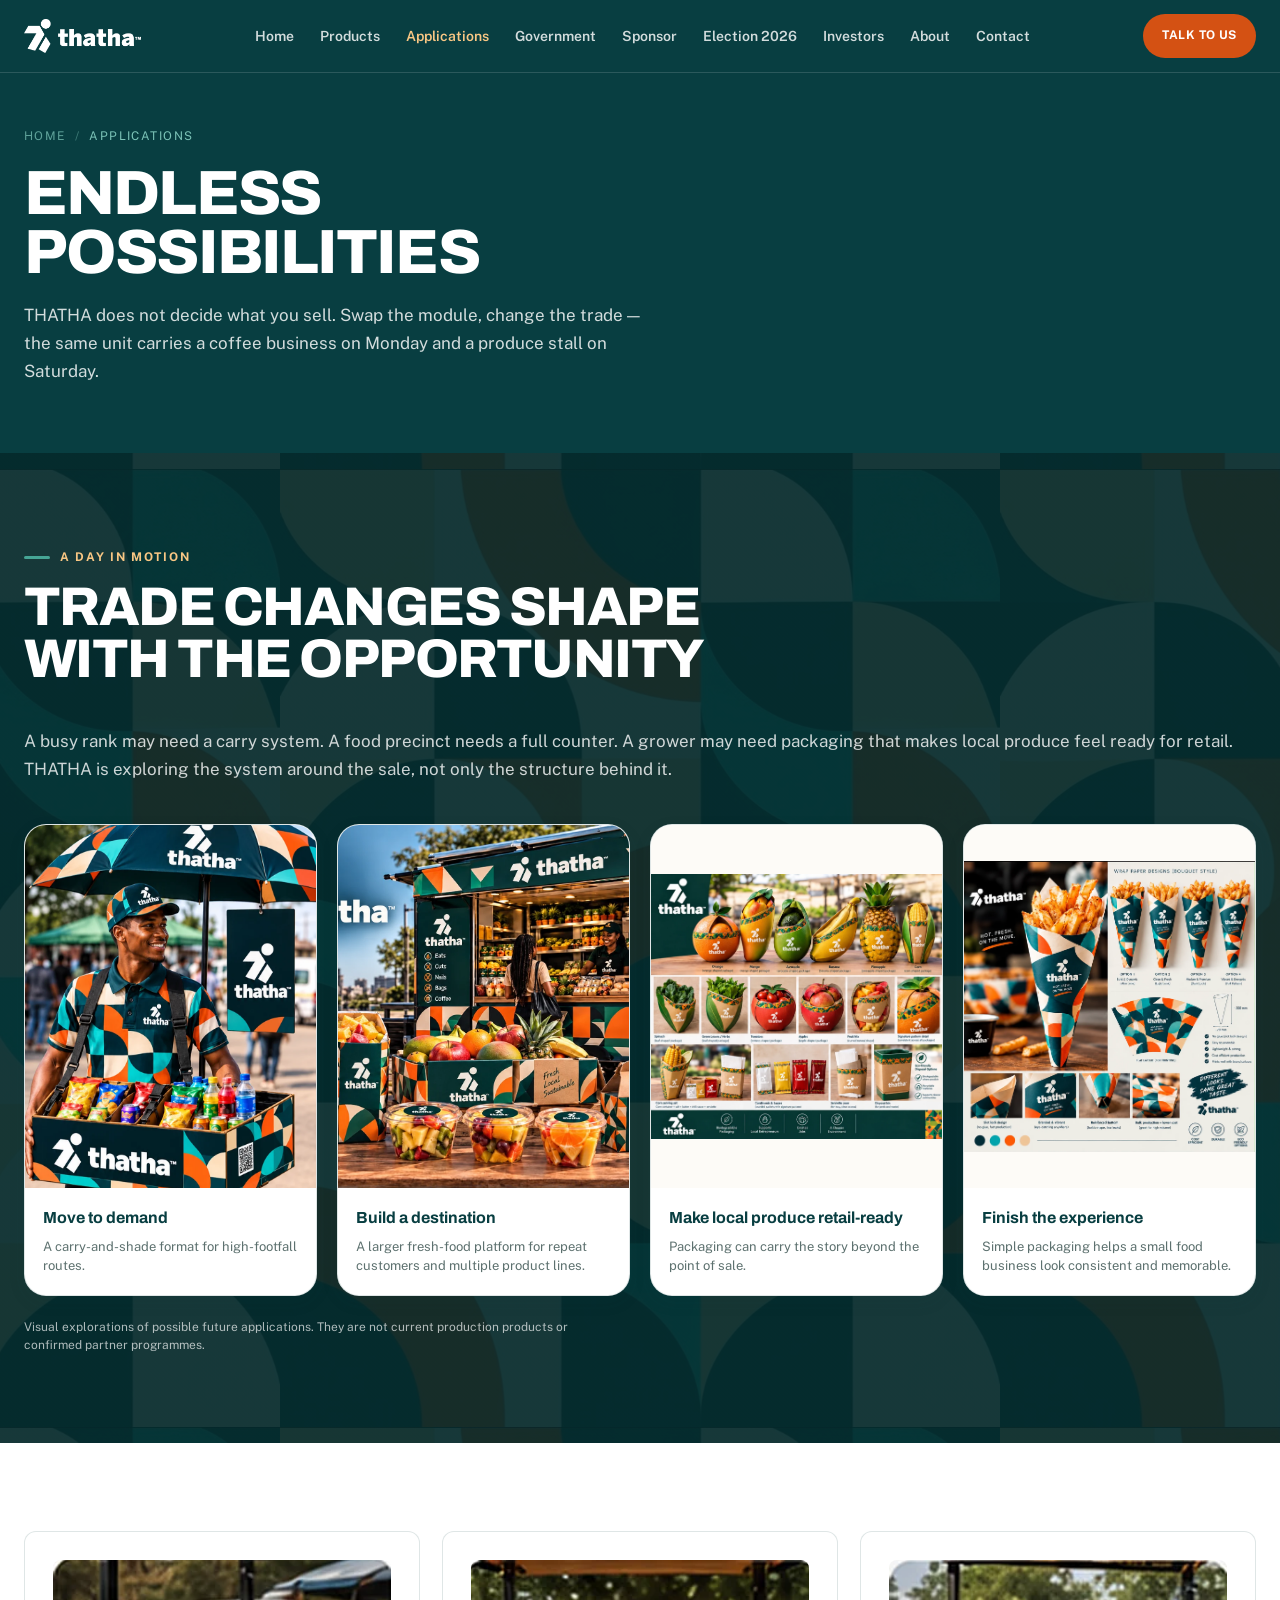
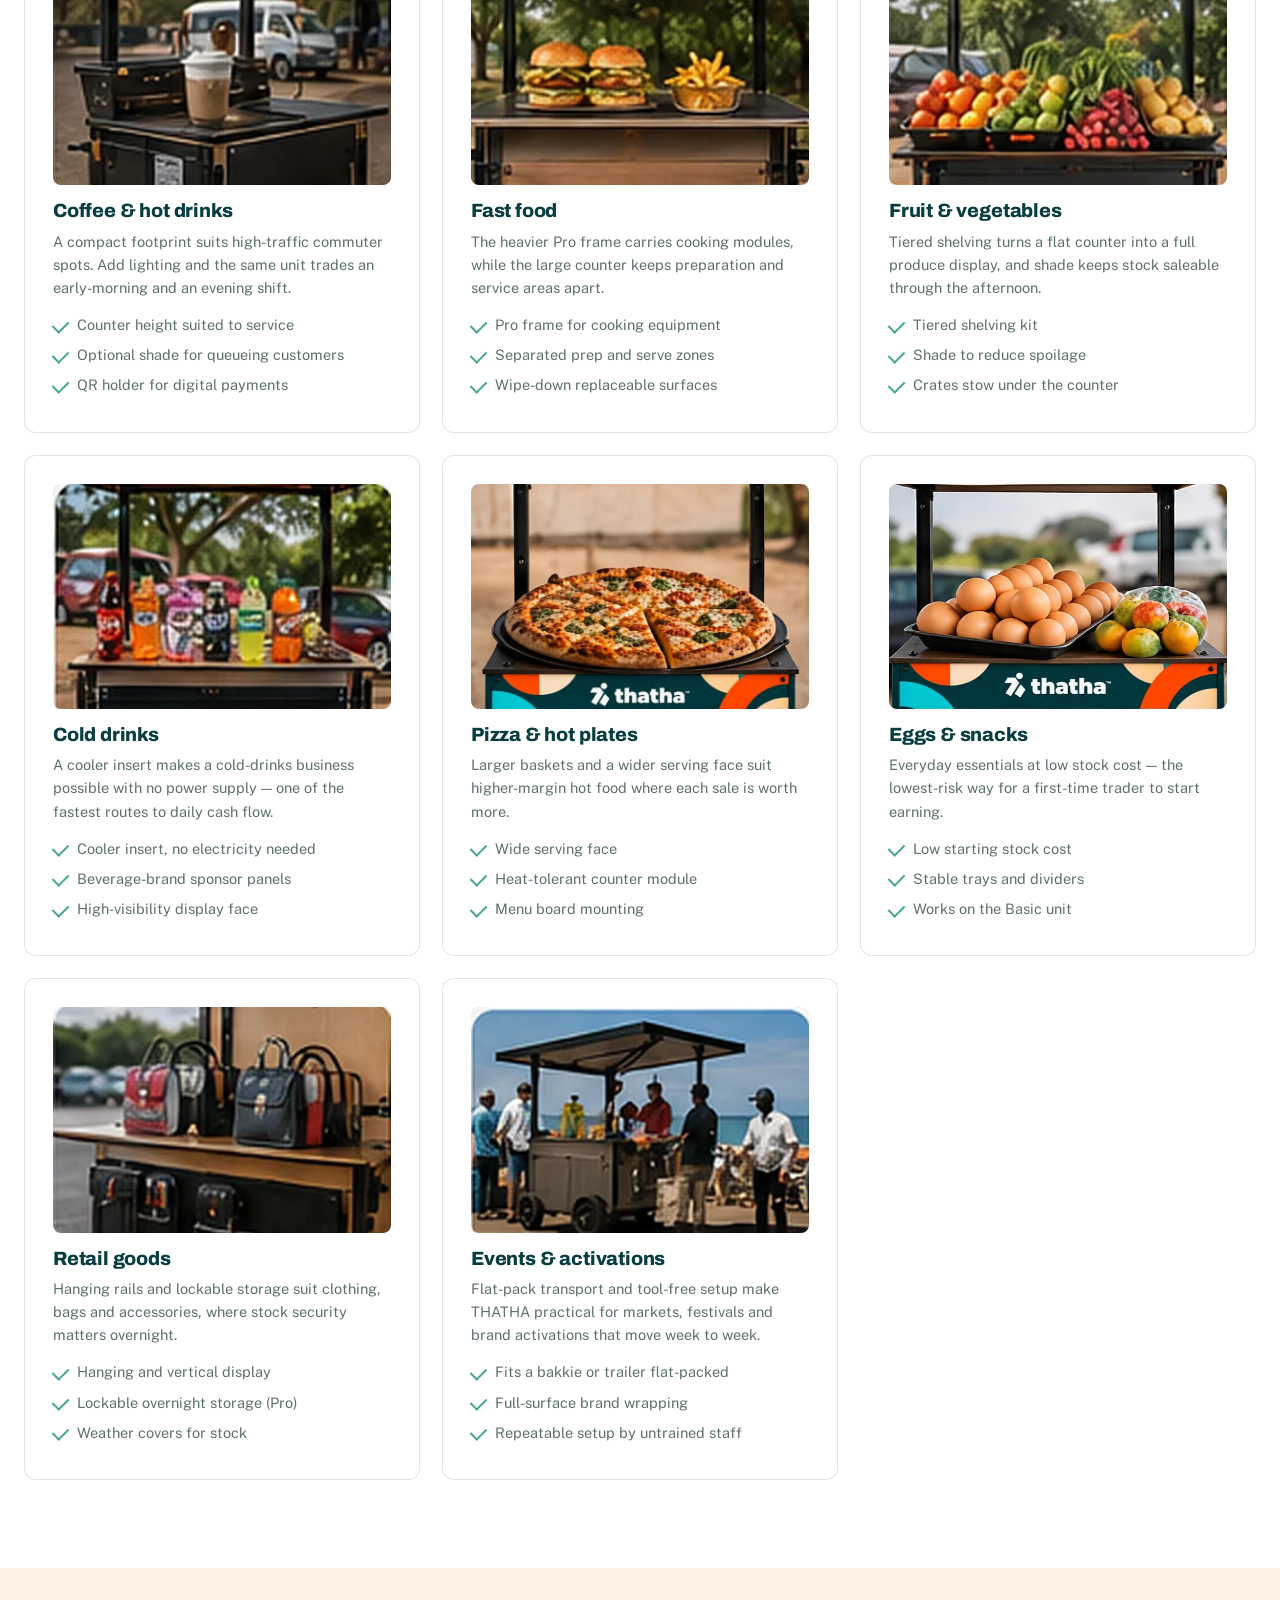
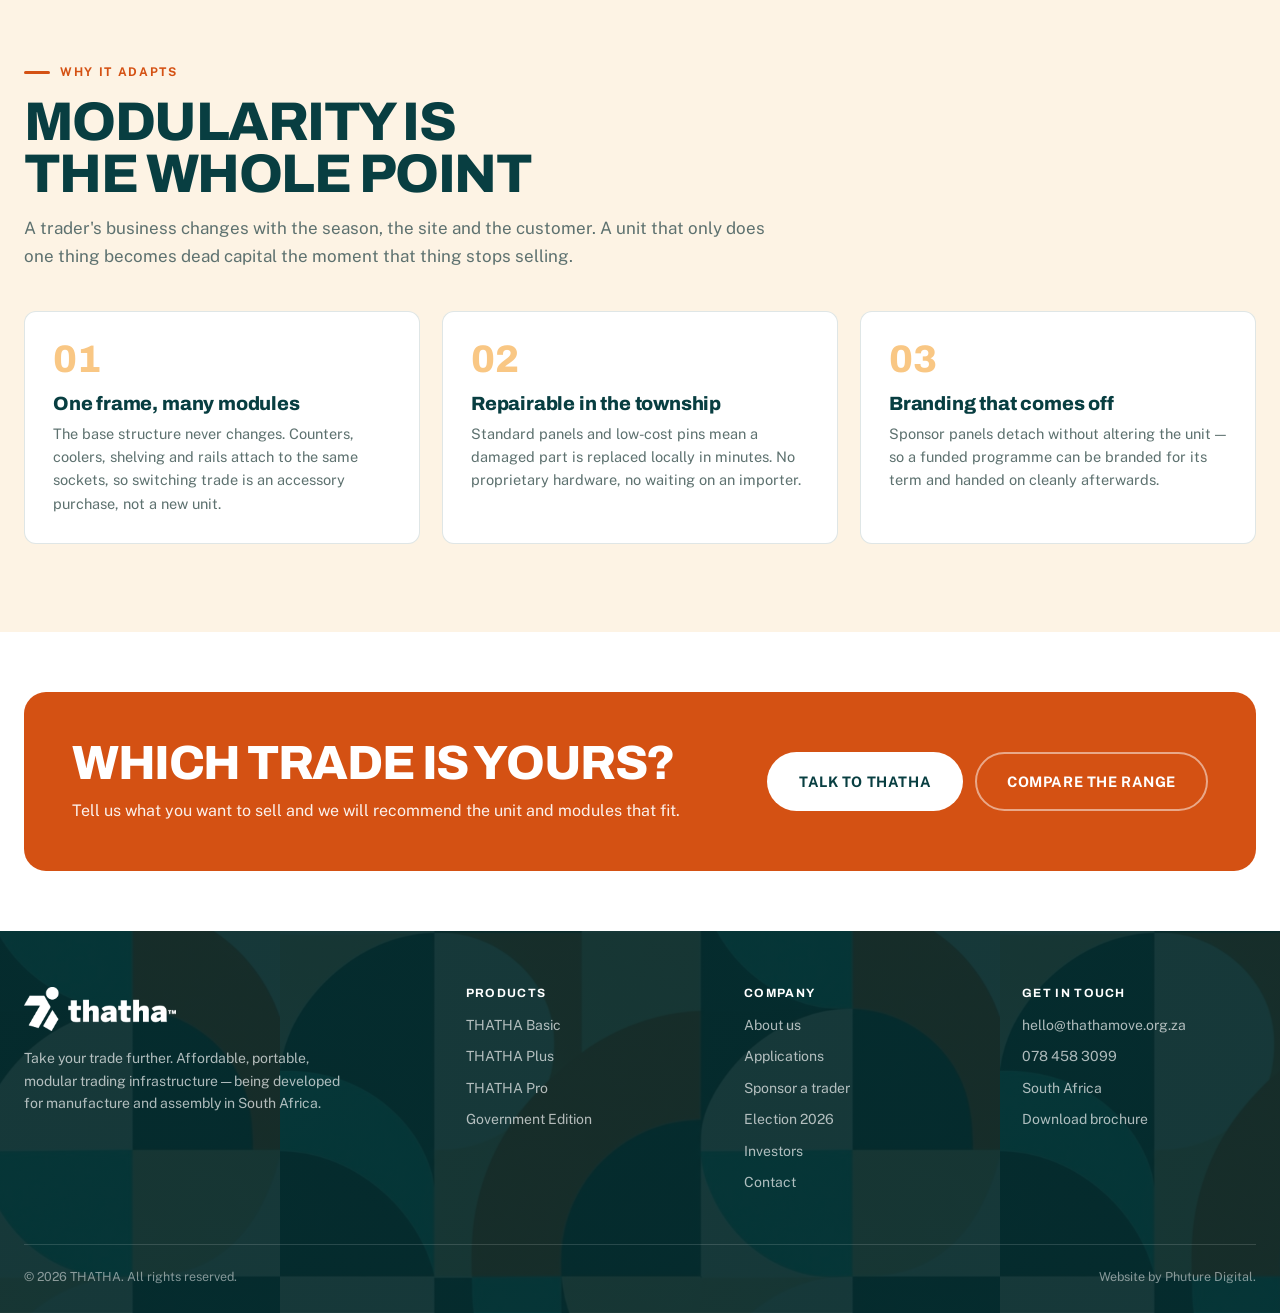
<file: applications.html>
<!doctype html>
<html lang="en-ZA">
<head>
<meta charset="utf-8" />
<meta name="viewport" content="width=device-width, initial-scale=1" />
<title>Applications — what you can trade from a THATHA unit</title>
<meta name="description" content="Coffee, fast food, fruit and veg, cold drinks, pizza, eggs and snacks, retail goods, events. One modular THATHA unit adapts to the trade you know best." />
<meta property="og:type" content="website" />
<meta property="og:site_name" content="THATHA" />
<meta property="og:locale" content="en_ZA" />
<meta property="og:title" content="THATHA applications — endless possibilities" />
<meta property="og:description" content="THATHA adapts to your business. Trade what you love, wherever you go." />
<meta property="og:image" content="assets/hero-cart.webp?v=20261105" />
<meta name="twitter:card" content="summary_large_image" />
<link rel="icon" href="assets/favicon.svg" type="image/svg+xml" />
<link rel="apple-touch-icon" href="assets/apple-touch-icon.png" />
<link rel="preconnect" href="https://fonts.googleapis.com" />
<link rel="preconnect" href="https://fonts.gstatic.com" crossorigin />
<link rel="stylesheet" href="https://fonts.googleapis.com/css2?family=Archivo:wght@600;700;800&family=Public+Sans:wght@400;500;600;700&display=swap" />
<link rel="stylesheet" href="styles.css?v=20261105-mobile" />
</head>
<body>
<a class="skip" href="#main">Skip to content</a>


<nav class="nav">
  <div class="wrap nav-inner">
    <a class="nav-logo" href="index.html" aria-label="THATHA home">
      <img src="assets/logo/lockup-white.webp" alt="THATHA" width="900" height="261" />
    </a>
    <div class="nav-links" id="nav-links">
      <a href="index.html">Home</a>
      <a href="products.html">Products</a>
      <a href="applications.html" class="active">Applications</a>
      <a href="government.html">Government</a>
      <a href="sponsor.html">Sponsor</a>
      <a href="election.html">Election 2026</a>
      <a href="investors.html">Investors</a>
      <a href="about.html">About</a>
      <a href="contact.html">Contact</a>
    </div>
    <div class="nav-actions">
      <a class="btn btn-primary btn-sm" href="contact.html#enquiry">Talk to us</a>
      <button class="nav-toggle" type="button" aria-label="Menu" aria-expanded="false" aria-controls="nav-links">
        <svg viewBox="0 0 24 24" fill="none" stroke="currentColor" stroke-width="2" stroke-linecap="round"><path d="M3 6h18M3 12h18M3 18h18"/></svg>
      </button>
    </div>
  </div>
</nav>

<main id="main">

<header class="page-header">
  <div class="wrap">
    <div class="crumb"><a href="index.html">Home</a><span class="sep">/</span>Applications</div>
    <h1>Endless<br />possibilities</h1>
    <p class="lead">THATHA does not decide what you sell. Swap the module, change the trade — the same unit carries a coffee business on Monday and a produce stall on Saturday.</p>
  </div>
</header>

<section class="section band-deep vision-story">
  <div class="wrap"><div class="section-head wide"><div><span class="eyebrow on-dark">A day in motion</span><h2>Trade changes shape<br />with the opportunity</h2></div><p class="lead on-dark">A busy rank may need a carry system. A food precinct needs a full counter. A grower may need packaging that makes local produce feel ready for retail. THATHA is exploring the system around the sale, not only the structure behind it.</p></div>
    <div class="vision-grid vision-grid-4"><figure class="vision-card vision-mobile-crop"><img src="assets/vision/mobile-trader.webp" alt="Visual exploration of a mobile THATHA trader carrying snacks and drinks under a branded umbrella" width="739" height="1600" loading="lazy" /><figcaption><b>Move to demand</b><span>A carry-and-shade format for high-footfall routes.</span></figcaption></figure><figure class="vision-card"><img src="assets/vision/fresh-food-platform.webp" alt="Visual exploration of a THATHA fresh-food trailer and branded produce packaging" width="828" height="546" loading="lazy" /><figcaption><b>Build a destination</b><span>A larger fresh-food platform for repeat customers and multiple product lines.</span></figcaption></figure><figure class="vision-card vision-contain"><img src="assets/vision/produce-packaging.webp" alt="THATHA Move visual exploration for local-produce packaging and serving formats" width="828" height="761" loading="lazy" /><figcaption><b>Make local produce retail-ready</b><span>Packaging can carry the story beyond the point of sale.</span></figcaption></figure><figure class="vision-card vision-contain"><img src="assets/vision/food-packaging.webp" alt="THATHA Fries visual exploration for low-cost branded food packaging" width="828" height="828" loading="lazy" /><figcaption><b>Finish the experience</b><span>Simple packaging helps a small food business look consistent and memorable.</span></figcaption></figure></div>
    <p class="vision-note on-dark">Visual explorations of possible future applications. They are not current production products or confirmed partner programmes.</p>
  </div>
</section>

<section class="section band-white">
  <div class="wrap">
    <div class="grid grid-3">
      <article class="card hover" id="coffee">
        <img src="assets/apps/coffee-drinks.webp" alt="Coffee served from a THATHA unit" width="292" height="200" style="width:100%;aspect-ratio:3/2;object-fit:cover;border-radius:8px" loading="lazy" />
        <h3>Coffee &amp; hot drinks</h3>
        <p>A compact footprint suits high-traffic commuter spots. Add lighting and the same unit trades an early-morning and an evening shift.</p>
        <ul class="ticks">
          <li>Counter height suited to service</li>
          <li>Optional shade for queueing customers</li>
          <li>QR holder for digital payments</li>
        </ul>
      </article>
      <article class="card hover" id="fast-food">
        <img src="assets/apps/fast-food.webp" alt="Burgers and chips on a THATHA counter" width="318" height="200" style="width:100%;aspect-ratio:3/2;object-fit:cover;border-radius:8px" loading="lazy" />
        <h3>Fast food</h3>
        <p>The heavier Pro frame carries cooking modules, while the large counter keeps preparation and service areas apart.</p>
        <ul class="ticks">
          <li>Pro frame for cooking equipment</li>
          <li>Separated prep and serve zones</li>
          <li>Wipe-down replaceable surfaces</li>
        </ul>
      </article>
      <article class="card hover" id="fruit-veg">
        <img src="assets/apps/fruit-veg.webp" alt="Fresh produce displayed on a THATHA unit" width="298" height="200" style="width:100%;aspect-ratio:3/2;object-fit:cover;border-radius:8px" loading="lazy" />
        <h3>Fruit &amp; vegetables</h3>
        <p>Tiered shelving turns a flat counter into a full produce display, and shade keeps stock saleable through the afternoon.</p>
        <ul class="ticks">
          <li>Tiered shelving kit</li>
          <li>Shade to reduce spoilage</li>
          <li>Crates stow under the counter</li>
        </ul>
      </article>
      <article class="card hover" id="cold-drinks">
        <img src="assets/apps/cold-drinks.webp" alt="Cold drinks stocked on a THATHA unit" width="294" height="200" style="width:100%;aspect-ratio:3/2;object-fit:cover;border-radius:8px" loading="lazy" />
        <h3>Cold drinks</h3>
        <p>A cooler insert makes a cold-drinks business possible with no power supply — one of the fastest routes to daily cash flow.</p>
        <ul class="ticks">
          <li>Cooler insert, no electricity needed</li>
          <li>Beverage-brand sponsor panels</li>
          <li>High-visibility display face</li>
        </ul>
      </article>
      <article class="card hover" id="pizza">
        <img src="assets/apps/pizza.webp?v=20261105" alt="Pizza on a THATHA unit" width="706" height="504" style="width:100%;aspect-ratio:3/2;object-fit:cover;border-radius:8px" loading="lazy" />
        <h3>Pizza &amp; hot plates</h3>
        <p>Larger baskets and a wider serving face suit higher-margin hot food where each sale is worth more.</p>
        <ul class="ticks">
          <li>Wide serving face</li>
          <li>Heat-tolerant counter module</li>
          <li>Menu board mounting</li>
        </ul>
      </article>
      <article class="card hover" id="eggs-snacks">
        <img src="assets/apps/eggs-snacks.webp?v=20261105" alt="Eggs and snacks on a THATHA unit" width="706" height="440" style="width:100%;aspect-ratio:3/2;object-fit:cover;border-radius:8px" loading="lazy" />
        <h3>Eggs &amp; snacks</h3>
        <p>Everyday essentials at low stock cost — the lowest-risk way for a first-time trader to start earning.</p>
        <ul class="ticks">
          <li>Low starting stock cost</li>
          <li>Stable trays and dividers</li>
          <li>Works on the Basic unit</li>
        </ul>
      </article>
      <article class="card hover" id="retail">
        <img src="assets/apps/retail-goods.webp" alt="Bags and retail goods on a THATHA unit" width="278" height="200" style="width:100%;aspect-ratio:3/2;object-fit:cover;border-radius:8px" loading="lazy" />
        <h3>Retail goods</h3>
        <p>Hanging rails and lockable storage suit clothing, bags and accessories, where stock security matters overnight.</p>
        <ul class="ticks">
          <li>Hanging and vertical display</li>
          <li>Lockable overnight storage (Pro)</li>
          <li>Weather covers for stock</li>
        </ul>
      </article>
      <article class="card hover" id="events">
        <img src="assets/apps/events.webp" alt="THATHA units in use at an outdoor event" width="302" height="200" style="width:100%;aspect-ratio:3/2;object-fit:cover;border-radius:8px" loading="lazy" />
        <h3>Events &amp; activations</h3>
        <p>Flat-pack transport and tool-free setup make THATHA practical for markets, festivals and brand activations that move week to week.</p>
        <ul class="ticks">
          <li>Fits a bakkie or trailer flat-packed</li>
          <li>Full-surface brand wrapping</li>
          <li>Repeatable setup by untrained staff</li>
        </ul>
      </article>
    </div>
  </div>
</section>

<section class="section band-cream">
  <div class="wrap">
    <div class="section-head">
      <span class="eyebrow">Why it adapts</span>
      <h2>Modularity is<br />the whole point</h2>
      <p class="lead">A trader's business changes with the season, the site and the customer. A unit that only does one thing becomes dead capital the moment that thing stops selling.</p>
    </div>
    <div class="grid grid-3">
      <article class="card">
        <div class="card-num">01</div>
        <h3>One frame, many modules</h3>
        <p>The base structure never changes. Counters, coolers, shelving and rails attach to the same sockets, so switching trade is an accessory purchase, not a new unit.</p>
      </article>
      <article class="card">
        <div class="card-num">02</div>
        <h3>Repairable in the township</h3>
        <p>Standard panels and low-cost pins mean a damaged part is replaced locally in minutes. No proprietary hardware, no waiting on an importer.</p>
      </article>
      <article class="card">
        <div class="card-num">03</div>
        <h3>Branding that comes off</h3>
        <p>Sponsor panels detach without altering the unit — so a funded programme can be branded for its term and handed on cleanly afterwards.</p>
      </article>
    </div>
  </div>
</section>

<section class="section tight band-white">
  <div class="wrap">
    <div class="cta-band">
      <div>
        <h2>Which trade is yours?</h2>
        <p>Tell us what you want to sell and we will recommend the unit and modules that fit.</p>
      </div>
      <div class="btn-row">
        <a class="btn btn-light btn-lg" href="contact.html">Talk to THATHA</a>
        <a class="btn btn-outline-light btn-lg" href="products.html">Compare the range</a>
      </div>
    </div>
  </div>
</section>

</main>








<footer class="site">
  <div class="wrap">
    <div class="foot-grid">
      <div class="foot-brand">
        <img src="assets/logo/lockup-white.webp" alt="THATHA" width="900" height="261" />
        <p>Take your trade further. Affordable, portable, modular trading infrastructure — being developed for manufacture and assembly in South Africa.</p>
      </div>
      <div>
        <h4>Products</h4>
        <ul>
          <li><a href="products.html#basic">THATHA Basic</a></li>
          <li><a href="products.html#plus">THATHA Plus</a></li>
          <li><a href="products.html#pro">THATHA Pro</a></li>
          <li><a href="government.html">Government Edition</a></li>
        </ul>
      </div>
      <div>
        <h4>Company</h4>
        <ul>
          <li><a href="about.html">About us</a></li>
          <li><a href="applications.html">Applications</a></li>
          <li><a href="sponsor.html">Sponsor a trader</a></li>
          <li><a href="election.html">Election 2026</a></li>
          <li><a href="investors.html">Investors</a></li>
          <li><a href="contact.html">Contact</a></li>
        </ul>
      </div>
      <div>
        <h4>Get in touch</h4>
        <ul>
          <li><a href="mailto:hello@thathamove.org.za">hello@thathamove.org.za</a></li>
          <li><a href="tel:0784583099">078 458 3099</a></li>
          <li>South Africa</li>
          <li><a href="contact.html?interest=Brochure">Download brochure</a></li>
        </ul>
      </div>
    </div>
    <div class="foot-bottom">
      <span>&copy; 2026 THATHA. All rights reserved.</span>
      <span>Website by <a href="https://www.phuturedigital.co.za" rel="noopener">Phuture Digital</a>.</span>
    </div>
  </div>
</footer>

<script src="site.js?v=20261105-mobile" defer></script>
</body>
</html>
</file>
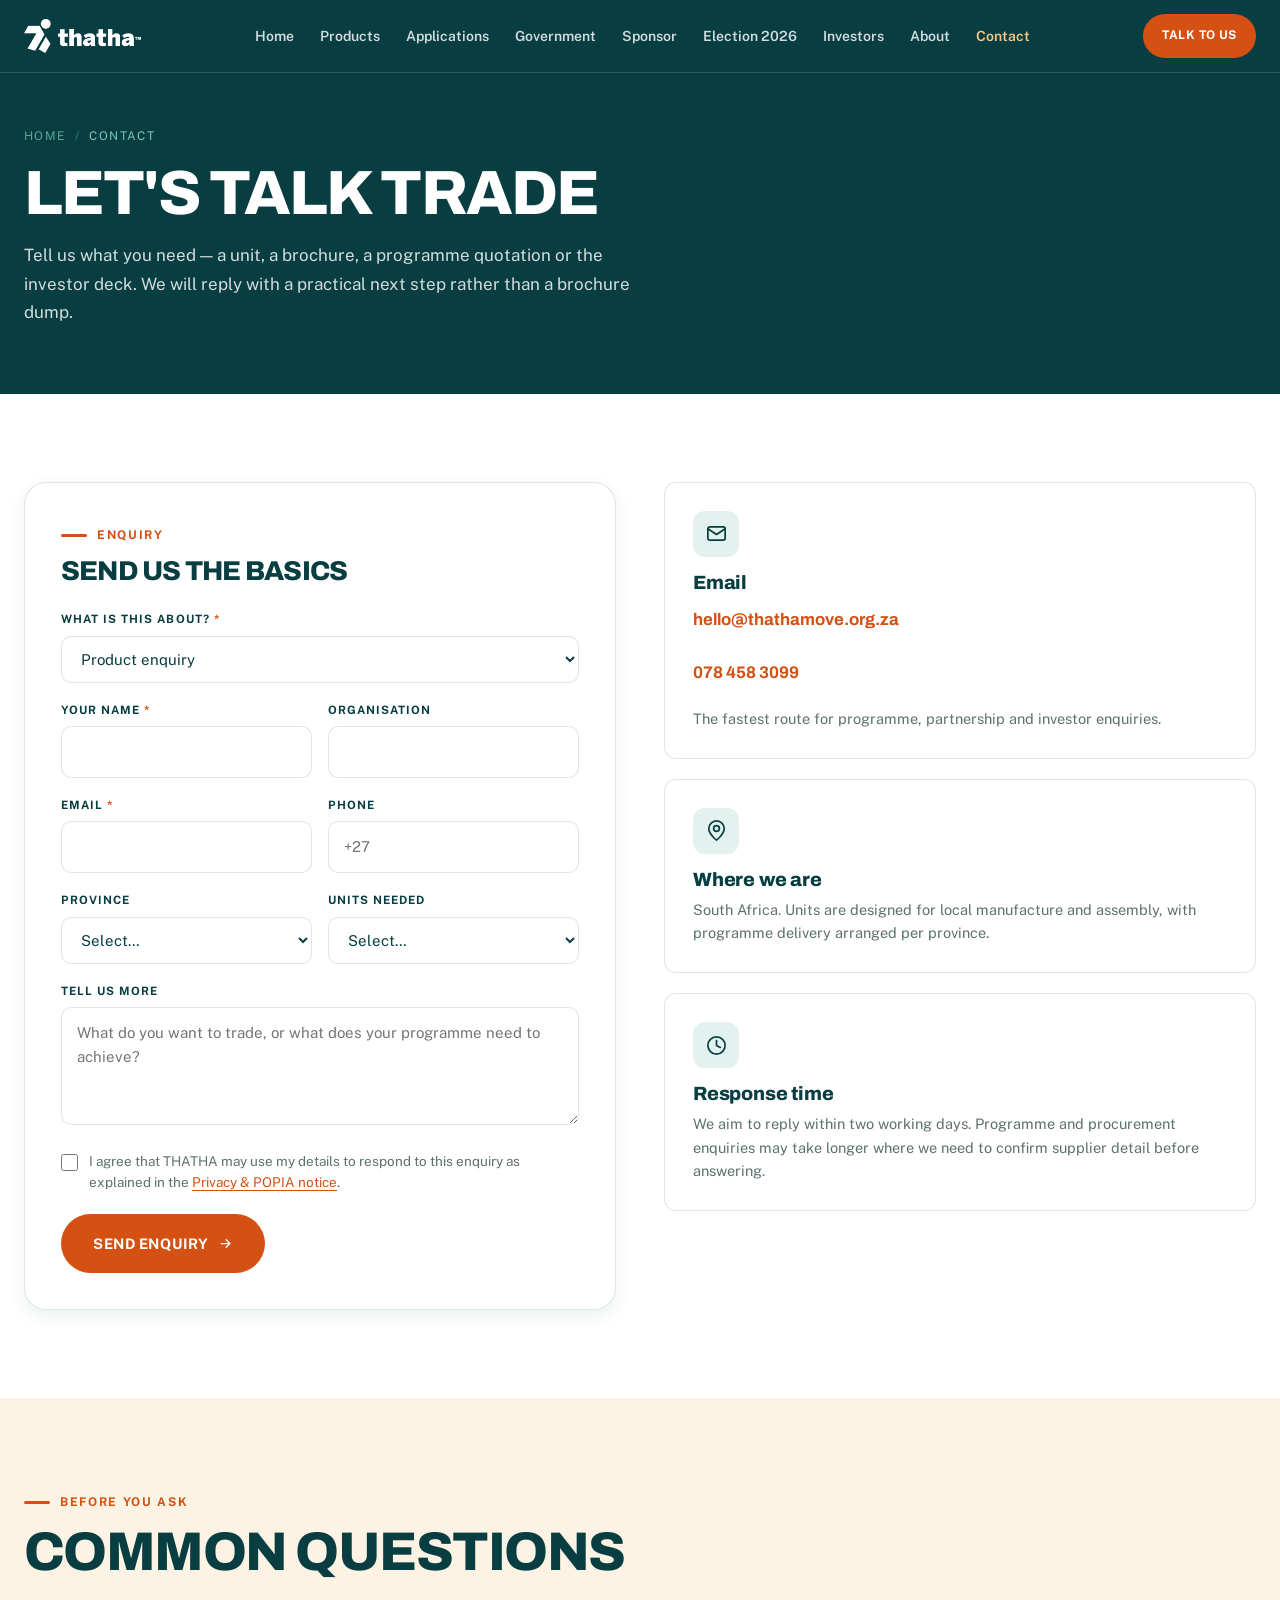
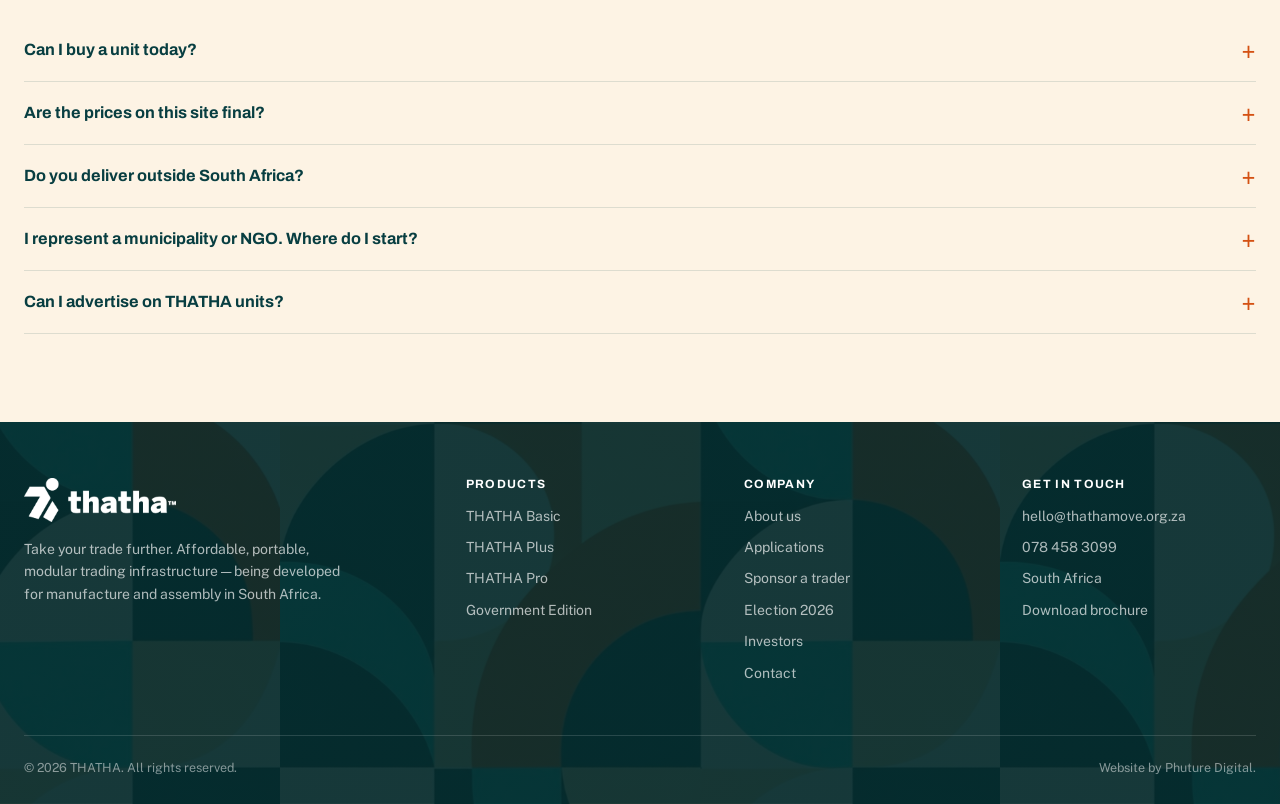
<file: contact.html>
<!doctype html>
<html lang="en-ZA">
<head>
<meta charset="utf-8" />
<meta name="viewport" content="width=device-width, initial-scale=1" />
<title>Contact THATHA — product, brochure and programme enquiries</title>
<meta name="description" content="Contact THATHA, get the brochure, discuss a government or enterprise-development programme, or start an investor conversation." />
<meta property="og:type" content="website" />
<meta property="og:site_name" content="THATHA" />
<meta property="og:locale" content="en_ZA" />
<meta property="og:title" content="Contact THATHA" />
<meta property="og:description" content="Talk to THATHA, a brochure, a programme quotation or an investor conversation." />
<meta property="og:image" content="assets/hero-cart.webp?v=20261105" />
<meta name="twitter:card" content="summary_large_image" />
<link rel="icon" href="assets/favicon.svg" type="image/svg+xml" />
<link rel="apple-touch-icon" href="assets/apple-touch-icon.png" />
<link rel="preconnect" href="https://fonts.googleapis.com" />
<link rel="preconnect" href="https://fonts.gstatic.com" crossorigin />
<link rel="stylesheet" href="https://fonts.googleapis.com/css2?family=Archivo:wght@600;700;800&family=Public+Sans:wght@400;500;600;700&display=swap" />
<link rel="stylesheet" href="styles.css?v=20261105-mobile" />
</head>
<body>
<a class="skip" href="#main">Skip to content</a>


<nav class="nav">
  <div class="wrap nav-inner">
    <a class="nav-logo" href="index.html" aria-label="THATHA home">
      <img src="assets/logo/lockup-white.webp" alt="THATHA" width="900" height="261" />
    </a>
    <div class="nav-links" id="nav-links">
      <a href="index.html">Home</a>
      <a href="products.html">Products</a>
      <a href="applications.html">Applications</a>
      <a href="government.html">Government</a>
      <a href="sponsor.html">Sponsor</a>
      <a href="election.html">Election 2026</a>
      <a href="investors.html">Investors</a>
      <a href="about.html">About</a>
      <a href="contact.html" class="active">Contact</a>
    </div>
    <div class="nav-actions">
      <a class="btn btn-primary btn-sm" href="#enquiry">Talk to us</a>
      <button class="nav-toggle" type="button" aria-label="Menu" aria-expanded="false" aria-controls="nav-links">
        <svg viewBox="0 0 24 24" fill="none" stroke="currentColor" stroke-width="2" stroke-linecap="round"><path d="M3 6h18M3 12h18M3 18h18"/></svg>
      </button>
    </div>
  </div>
</nav>

<main id="main">

<header class="page-header">
  <div class="wrap">
    <div class="crumb"><a href="index.html">Home</a><span class="sep">/</span>Contact</div>
    <h1>Let's talk trade</h1>
    <p class="lead">Tell us what you need — a unit, a brochure, a programme quotation or the investor deck. We will reply with a practical next step rather than a brochure dump.</p>
  </div>
</header>

<section class="section band-white">
  <div class="wrap">
    <div class="grid grid-2" style="gap:48px;align-items:start">

      <div id="enquiry">
        <form class="form-card" data-enquiry-form action="https://formsubmit.co/hello@thathamove.org.za" method="post">
          <input type="hidden" name="_subject" value="New THATHA website enquiry" />
          <input type="hidden" name="_template" value="table" />
          <input type="hidden" name="_captcha" value="true" />
          <input type="hidden" name="_next" value="https://www.thathamove.org.za/thanks" />
          <input type="text" name="_honey" tabindex="-1" autocomplete="off" hidden />
          <span class="eyebrow">Enquiry</span>
          <h2 class="display mt-s mb-m" style="font-size:1.7rem">Send us the basics</h2>

          <label class="field">
            <span>What is this about? <span class="req">*</span></span>
            <select name="interest" id="interest" required>
              <option value="Product enquiry">Product enquiry</option>
              <option value="Brochure">Get the brochure</option>
              <option value="Basic">THATHA Basic enquiry</option>
              <option value="Plus">THATHA Plus enquiry</option>
              <option value="Pro">THATHA Pro enquiry</option>
              <option value="Programme">Government / enterprise programme</option>
              <option value="Sponsor">Sponsor a trader or campaign</option>
              <option value="Partnership">Partnership or distribution</option>
              <option value="Investment">Investment conversation</option>
              <option value="General">Something else</option>
            </select>
          </label>

          <div class="field-row">
            <label class="field">
              <span>Your name <span class="req">*</span></span>
              <input type="text" name="name" autocomplete="name" required />
            </label>
            <label class="field">
              <span>Organisation</span>
              <input type="text" name="organisation" autocomplete="organization" />
            </label>
          </div>

          <div class="field-row">
            <label class="field">
              <span>Email <span class="req">*</span></span>
              <input type="email" name="email" autocomplete="email" required />
            </label>
            <label class="field">
              <span>Phone</span>
              <input type="tel" name="phone" autocomplete="tel" placeholder="+27" />
            </label>
          </div>

          <div class="field-row">
            <label class="field">
              <span>Province</span>
              <select name="province">
                <option value="">Select…</option>
                <option>Eastern Cape</option>
                <option>Free State</option>
                <option>Gauteng</option>
                <option>KwaZulu-Natal</option>
                <option>Limpopo</option>
                <option>Mpumalanga</option>
                <option>Northern Cape</option>
                <option>North West</option>
                <option>Western Cape</option>
                <option>Outside South Africa</option>
              </select>
            </label>
            <label class="field">
              <span>Units needed</span>
              <select name="units">
                <option value="">Select…</option>
                <option>Just one</option>
                <option>2–10</option>
                <option>11–100</option>
                <option>101–500</option>
                <option>500+</option>
                <option>Not sure yet</option>
              </select>
            </label>
          </div>

          <label class="field">
            <span>Tell us more</span>
            <textarea name="message" placeholder="What do you want to trade, or what does your programme need to achieve?"></textarea>
          </label>

          <label class="check">
            <input type="checkbox" name="consent" required />
            <span>I agree that THATHA may use my details to respond to this enquiry as explained in the <a href="privacy.html">Privacy &amp; POPIA notice</a>.</span>
          </label>

          <div class="btn-row">
            <button class="btn btn-primary btn-lg" type="submit">Send enquiry
              <svg viewBox="0 0 24 24" fill="none" stroke="currentColor" stroke-width="2" stroke-linecap="round" stroke-linejoin="round"><path d="M5 12h14M13 6l6 6-6 6"/></svg>
            </button>
          </div>

        </form>
      </div>

      <div class="grid" style="gap:20px">
        <article class="card">
          <div class="card-icon"><svg viewBox="0 0 24 24" fill="none" stroke="currentColor" stroke-width="1.8" stroke-linecap="round" stroke-linejoin="round"><rect x="3" y="5" width="18" height="14" rx="2"/><path d="m3 7 9 6 9-6"/></svg></div>
          <h3>Email</h3>
          <p><a class="contact-link" href="mailto:hello@thathamove.org.za">hello@thathamove.org.za</a></p>
          <p class="mt-s"><a class="contact-link" href="tel:0784583099">078 458 3099</a></p>
          <p class="mt-s">The fastest route for programme, partnership and investor enquiries.</p>
        </article>

        <article class="card">
          <div class="card-icon"><svg viewBox="0 0 24 24" fill="none" stroke="currentColor" stroke-width="1.8" stroke-linecap="round" stroke-linejoin="round"><path d="M20 10c0 6-8 12-8 12s-8-6-8-12a8 8 0 0 1 16 0Z"/><circle cx="12" cy="10" r="3"/></svg></div>
          <h3>Where we are</h3>
          <p>South Africa. Units are designed for local manufacture and assembly, with programme delivery arranged per province.</p>
        </article>

        <article class="card">
          <div class="card-icon"><svg viewBox="0 0 24 24" fill="none" stroke="currentColor" stroke-width="1.8" stroke-linecap="round" stroke-linejoin="round"><circle cx="12" cy="12" r="9"/><path d="M12 7v5l4 2"/></svg></div>
          <h3>Response time</h3>
          <p>We aim to reply within two working days. Programme and procurement enquiries may take longer where we need to confirm supplier detail before answering.</p>
        </article>
      </div>

    </div>
  </div>
</section>

<section class="section band-cream">
  <div class="wrap">
    <div class="section-head">
      <span class="eyebrow">Before you ask</span>
      <h2>Common questions</h2>
    </div>
    <details class="faq">
      <summary>Can I buy a unit today?</summary>
      <p>Not yet. THATHA is at pre-production stage — the design and range are defined, but units are not in manufacture. Register your interest and we will come back to you when the first production run is scheduled.</p>
    </details>
    <details class="faq">
      <summary>Are the prices on this site final?</summary>
      <p>No. Every price shown is an indicative planning target pending prototype sign-off, bill-of-materials costing and manufacturer quotation. A binding price needs a formal quotation.</p>
    </details>
    <details class="faq">
      <summary>Do you deliver outside South Africa?</summary>
      <p>Not at this stage. The initial focus is South Africa, where the product is designed to be manufactured and repaired locally. We are happy to talk to partners elsewhere about later expansion.</p>
    </details>
    <details class="faq">
      <summary>I represent a municipality or NGO. Where do I start?</summary>
      <p>Choose “Government / enterprise programme” above and tell us the budget, site and beneficiary count. See the <a href="government.html" style="color:var(--orange);font-weight:600">programmes page</a> for what a rollout includes.</p>
    </details>
    <details class="faq">
      <summary>Can I advertise on THATHA units?</summary>
      <p>Yes — detachable sponsor panels are designed into every unit. This becomes available once units are deployed; choose “Partnership or distribution” and we will keep you posted.</p>
    </details>
  </div>
</section>

</main>








<footer class="site">
  <div class="wrap">
    <div class="foot-grid">
      <div class="foot-brand">
        <img src="assets/logo/lockup-white.webp" alt="THATHA" width="900" height="261" />
        <p>Take your trade further. Affordable, portable, modular trading infrastructure — being developed for manufacture and assembly in South Africa.</p>
      </div>
      <div>
        <h4>Products</h4>
        <ul>
          <li><a href="products.html#basic">THATHA Basic</a></li>
          <li><a href="products.html#plus">THATHA Plus</a></li>
          <li><a href="products.html#pro">THATHA Pro</a></li>
          <li><a href="government.html">Government Edition</a></li>
        </ul>
      </div>
      <div>
        <h4>Company</h4>
        <ul>
          <li><a href="about.html">About us</a></li>
          <li><a href="applications.html">Applications</a></li>
          <li><a href="sponsor.html">Sponsor a trader</a></li>
          <li><a href="election.html">Election 2026</a></li>
          <li><a href="investors.html">Investors</a></li>
          <li><a href="contact.html">Contact</a></li>
        </ul>
      </div>
      <div>
        <h4>Get in touch</h4>
        <ul>
          <li><a href="mailto:hello@thathamove.org.za">hello@thathamove.org.za</a></li>
          <li><a href="tel:0784583099">078 458 3099</a></li>
          <li>South Africa</li>
          <li><a href="contact.html?interest=Brochure">Download brochure</a></li>
        </ul>
      </div>
    </div>
    <div class="foot-bottom">
      <span>&copy; 2026 THATHA. All rights reserved.</span>
      <span>Website by <a href="https://www.phuturedigital.co.za" rel="noopener">Phuture Digital</a>.</span>
    </div>
  </div>
</footer>

<script src="site.js?v=20261105-mobile" defer></script>
</body>
</html>
</file>
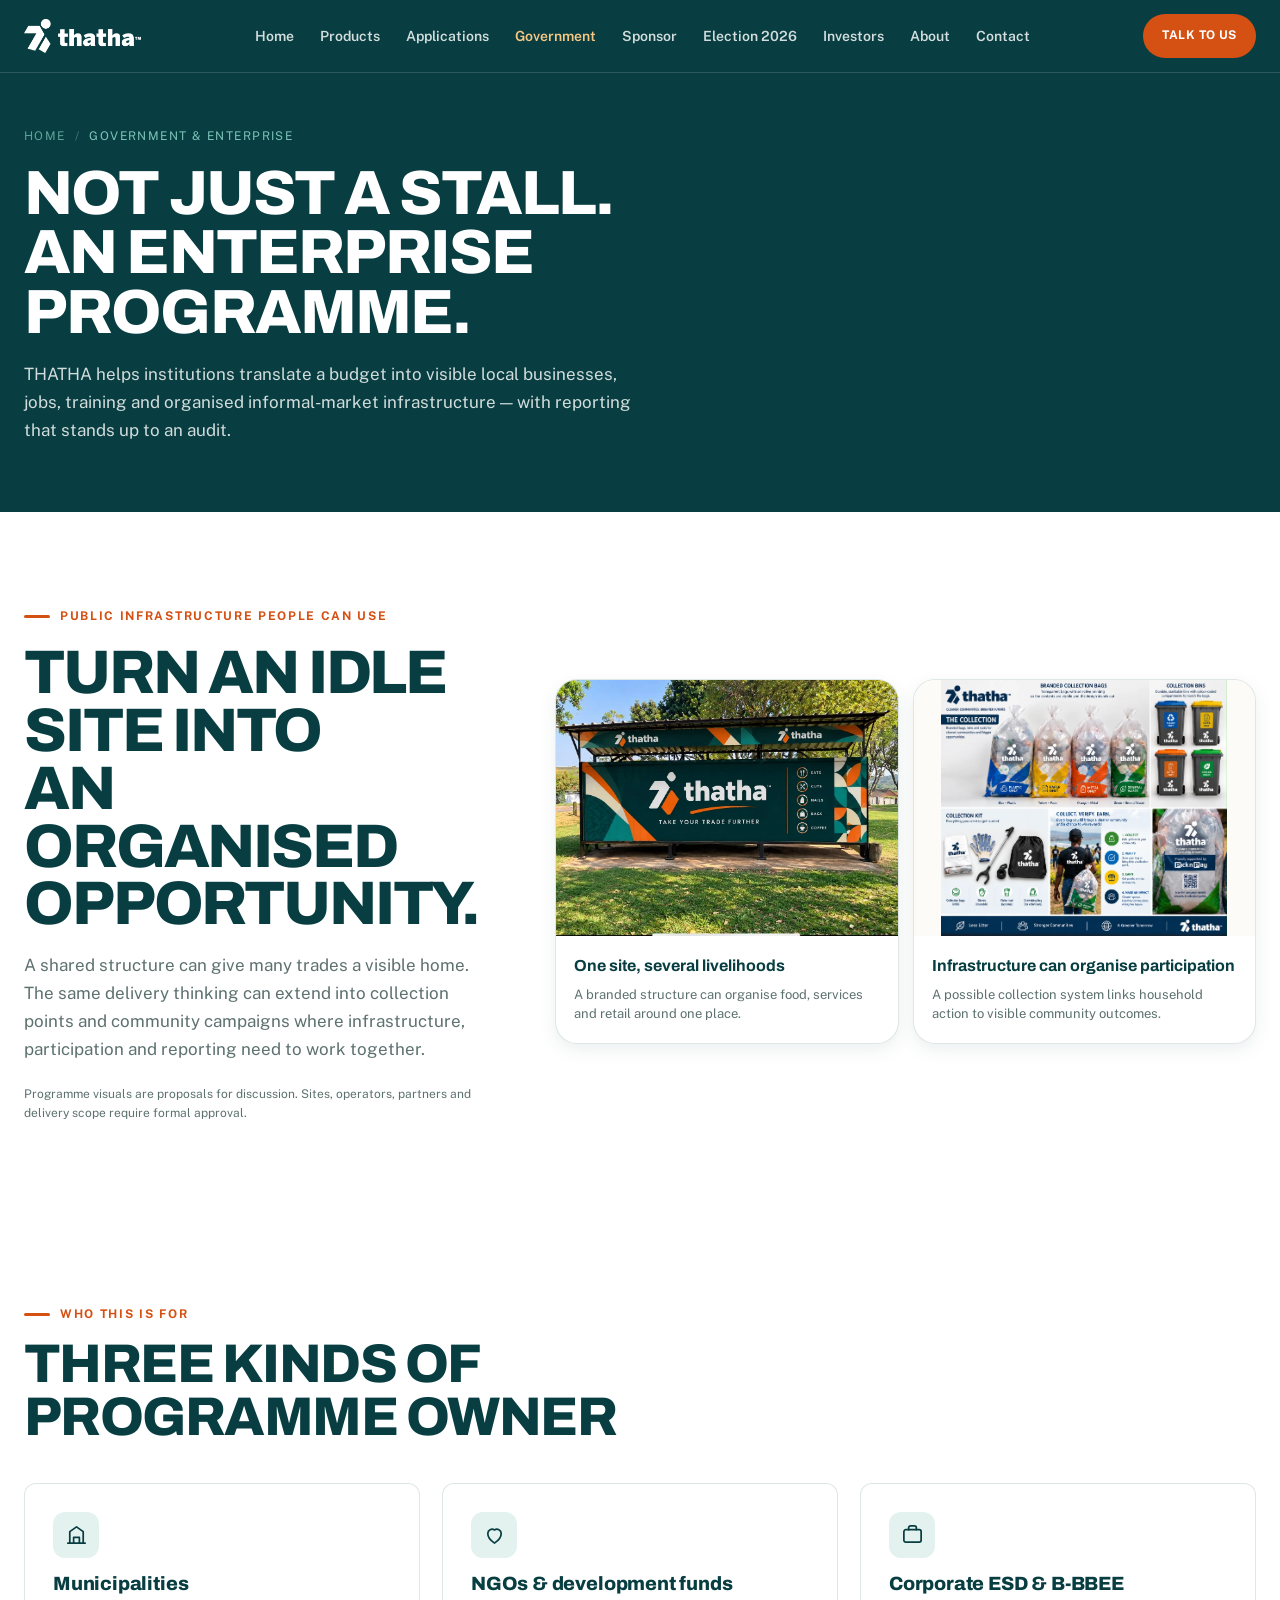
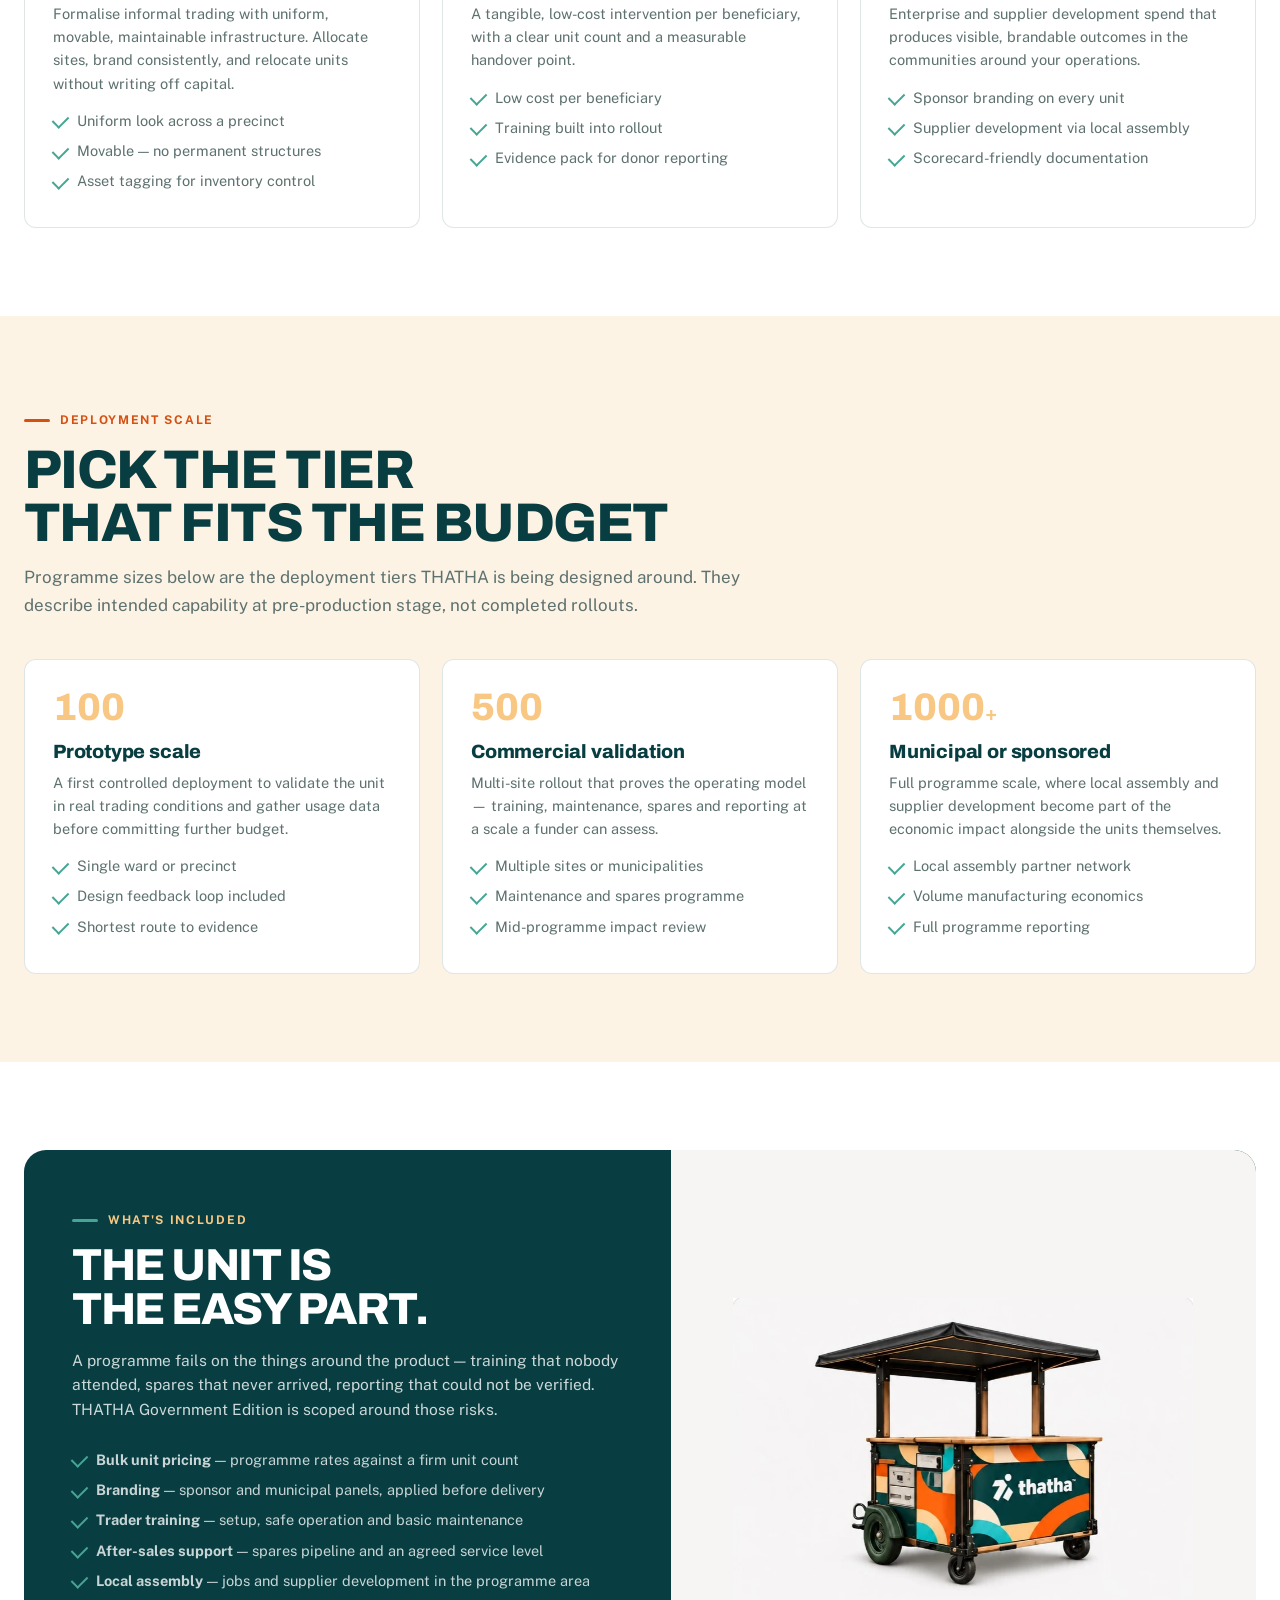
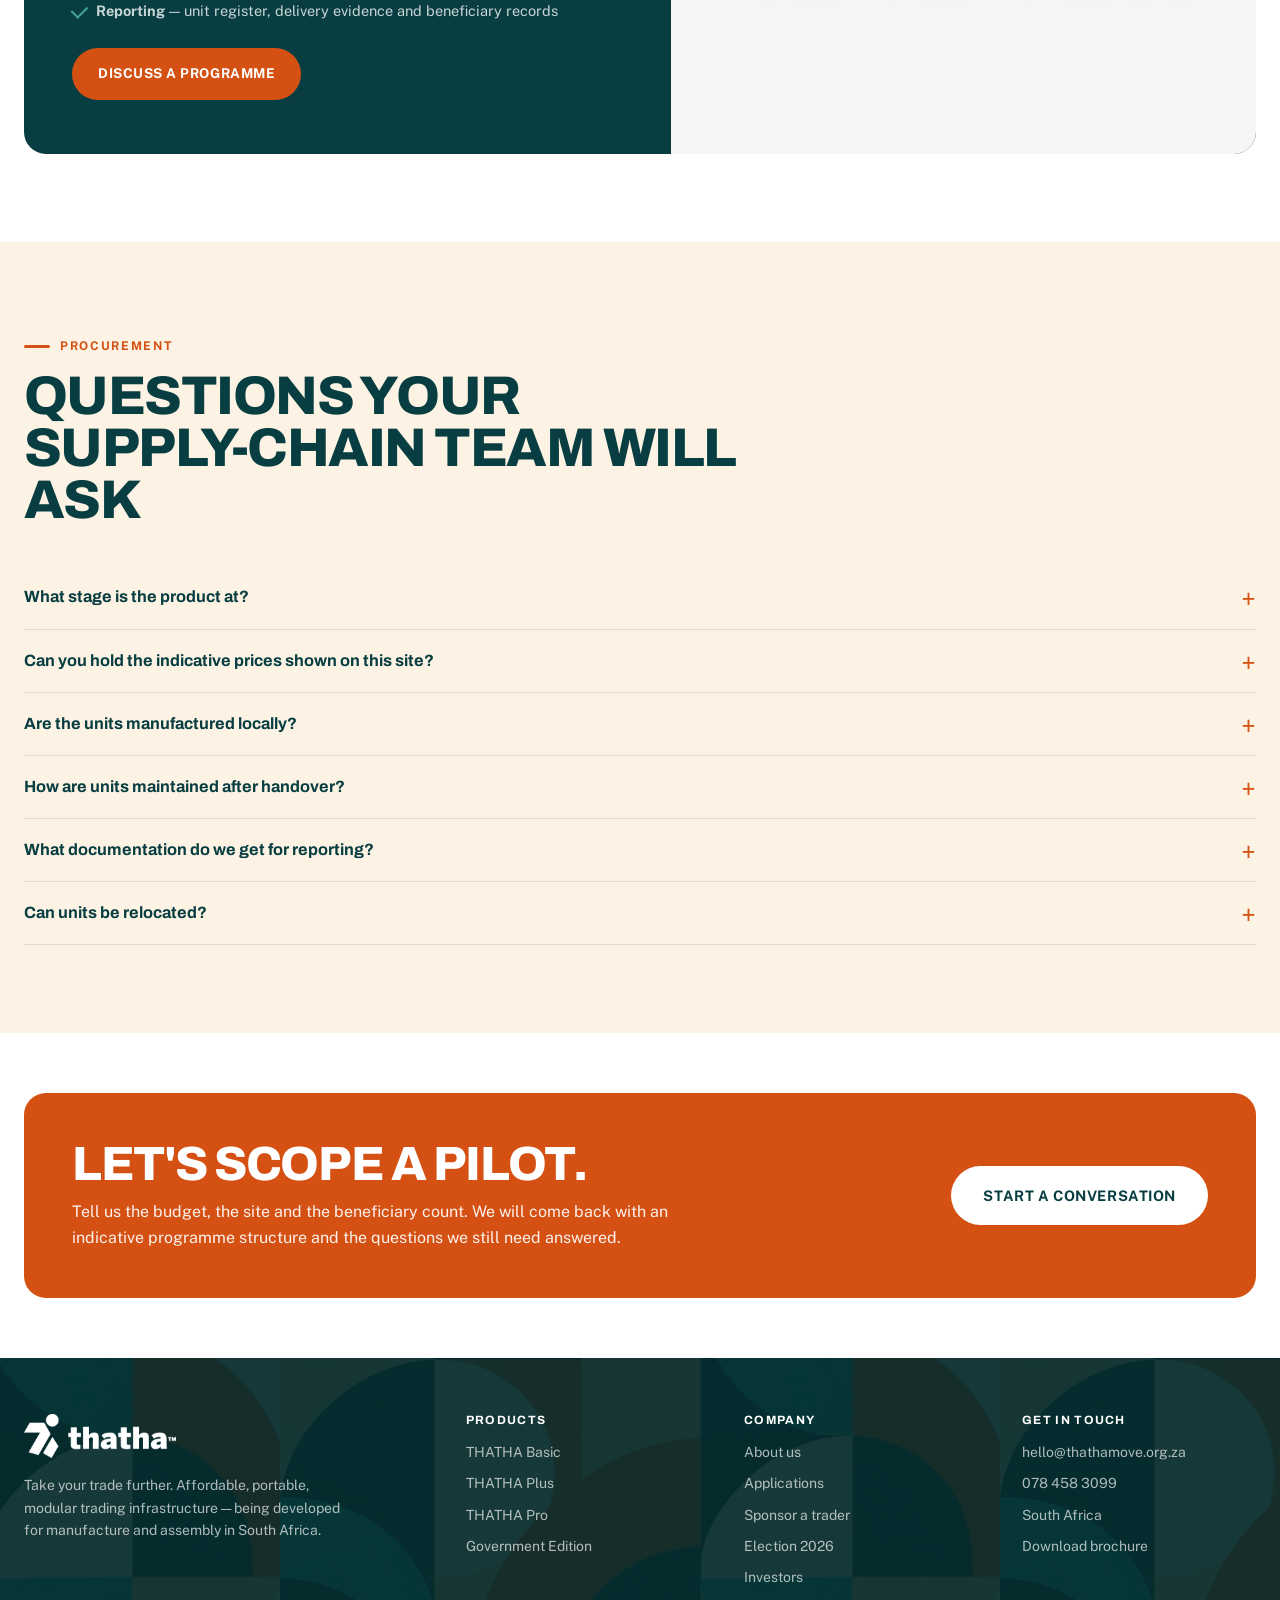
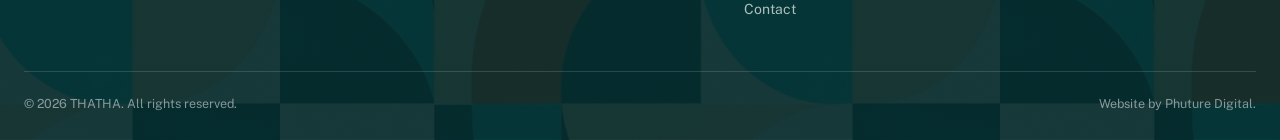
<file: government.html>
<!doctype html>
<html lang="en-ZA">
<head>
<meta charset="utf-8" />
<meta name="viewport" content="width=device-width, initial-scale=1" />
<title>Government &amp; enterprise programmes — THATHA</title>
<meta name="description" content="THATHA for municipalities, NGOs and corporate enterprise-development teams: bulk unit pricing, trader training, branding, local assembly and programme reporting." />
<meta property="og:type" content="website" />
<meta property="og:site_name" content="THATHA" />
<meta property="og:locale" content="en_ZA" />
<meta property="og:title" content="THATHA for government, NGOs and enterprise development" />
<meta property="og:description" content="Turn a budget into visible local businesses, jobs and organised trading infrastructure." />
<meta property="og:image" content="assets/hero-cart.webp?v=20261105" />
<meta name="twitter:card" content="summary_large_image" />
<link rel="icon" href="assets/favicon.svg" type="image/svg+xml" />
<link rel="apple-touch-icon" href="assets/apple-touch-icon.png" />
<link rel="preconnect" href="https://fonts.googleapis.com" />
<link rel="preconnect" href="https://fonts.gstatic.com" crossorigin />
<link rel="stylesheet" href="https://fonts.googleapis.com/css2?family=Archivo:wght@600;700;800&family=Public+Sans:wght@400;500;600;700&display=swap" />
<link rel="stylesheet" href="styles.css?v=20261105-mobile" />
</head>
<body>
<a class="skip" href="#main">Skip to content</a>


<nav class="nav">
  <div class="wrap nav-inner">
    <a class="nav-logo" href="index.html" aria-label="THATHA home">
      <img src="assets/logo/lockup-white.webp" alt="THATHA" width="900" height="261" />
    </a>
    <div class="nav-links" id="nav-links">
      <a href="index.html">Home</a>
      <a href="products.html">Products</a>
      <a href="applications.html">Applications</a>
      <a href="government.html" class="active">Government</a>
      <a href="sponsor.html">Sponsor</a>
      <a href="election.html">Election 2026</a>
      <a href="investors.html">Investors</a>
      <a href="about.html">About</a>
      <a href="contact.html">Contact</a>
    </div>
    <div class="nav-actions">
      <a class="btn btn-primary btn-sm" href="contact.html#enquiry">Talk to us</a>
      <button class="nav-toggle" type="button" aria-label="Menu" aria-expanded="false" aria-controls="nav-links">
        <svg viewBox="0 0 24 24" fill="none" stroke="currentColor" stroke-width="2" stroke-linecap="round"><path d="M3 6h18M3 12h18M3 18h18"/></svg>
      </button>
    </div>
  </div>
</nav>

<main id="main">

<header class="page-header">
  <div class="wrap">
    <div class="crumb"><a href="index.html">Home</a><span class="sep">/</span>Government &amp; enterprise</div>
    <h1>Not just a stall.<br />An enterprise programme.</h1>
    <p class="lead">THATHA helps institutions translate a budget into visible local businesses, jobs, training and organised informal-market infrastructure — with reporting that stands up to an audit.</p>
  </div>
</header>

<section class="section band-white vision-story">
  <div class="wrap vision-lead reverse"><div class="vision-copy"><span class="eyebrow">Public infrastructure people can use</span><h2>Turn an idle site into<br />an organised opportunity.</h2><p class="lead">A shared structure can give many trades a visible home. The same delivery thinking can extend into collection points and community campaigns where infrastructure, participation and reporting need to work together.</p><p class="vision-note">Programme visuals are proposals for discussion. Sites, operators, partners and delivery scope require formal approval.</p></div><div class="vision-grid vision-grid-2 compact"><figure class="vision-card"><img src="assets/vision/community-kiosk.webp" alt="Visual exploration of a shared THATHA community kiosk for food and service traders" width="1125" height="795" loading="lazy" /><figcaption><b>One site, several livelihoods</b><span>A branded structure can organise food, services and retail around one place.</span></figcaption></figure><figure class="vision-card vision-contain"><img src="assets/vision/collection-system.webp" alt="THATHA Move visual exploration for branded recycling bags, collection bins and community participation" width="828" height="762" loading="lazy" /><figcaption><b>Infrastructure can organise participation</b><span>A possible collection system links household action to visible community outcomes.</span></figcaption></figure></div></div>
</section>

<section class="section band-white">
  <div class="wrap">
    <div class="section-head">
      <span class="eyebrow">Who this is for</span>
      <h2>Three kinds of<br />programme owner</h2>
    </div>
    <div class="grid grid-3">
      <article class="card hover">
        <div class="card-icon"><svg viewBox="0 0 24 24" fill="none" stroke="currentColor" stroke-width="1.8" stroke-linecap="round" stroke-linejoin="round"><path d="M3 21h18M5 21V9l7-5 7 5v12"/><path d="M9 21v-6h6v6"/></svg></div>
        <h3>Municipalities</h3>
        <p>Formalise informal trading with uniform, movable, maintainable infrastructure. Allocate sites, brand consistently, and relocate units without writing off capital.</p>
        <ul class="ticks">
          <li>Uniform look across a precinct</li>
          <li>Movable — no permanent structures</li>
          <li>Asset tagging for inventory control</li>
        </ul>
      </article>
      <article class="card hover">
        <div class="card-icon"><svg viewBox="0 0 24 24" fill="none" stroke="currentColor" stroke-width="1.8" stroke-linecap="round" stroke-linejoin="round"><path d="M12 21s-7-4.5-7-10a4.5 4.5 0 0 1 7-3.7A4.5 4.5 0 0 1 19 11c0 5.5-7 10-7 10Z"/></svg></div>
        <h3>NGOs &amp; development funds</h3>
        <p>A tangible, low-cost intervention per beneficiary, with a clear unit count and a measurable handover point.</p>
        <ul class="ticks">
          <li>Low cost per beneficiary</li>
          <li>Training built into rollout</li>
          <li>Evidence pack for donor reporting</li>
        </ul>
      </article>
      <article class="card hover">
        <div class="card-icon"><svg viewBox="0 0 24 24" fill="none" stroke="currentColor" stroke-width="1.8" stroke-linecap="round" stroke-linejoin="round"><rect x="3" y="7" width="18" height="13" rx="2"/><path d="M8 7V5a2 2 0 0 1 2-2h4a2 2 0 0 1 2 2v2"/></svg></div>
        <h3>Corporate ESD &amp; B-BBEE</h3>
        <p>Enterprise and supplier development spend that produces visible, brandable outcomes in the communities around your operations.</p>
        <ul class="ticks">
          <li>Sponsor branding on every unit</li>
          <li>Supplier development via local assembly</li>
          <li>Scorecard-friendly documentation</li>
        </ul>
      </article>
    </div>
  </div>
</section>

<section class="section band-cream">
  <div class="wrap">
    <div class="section-head">
      <span class="eyebrow">Deployment scale</span>
      <h2>Pick the tier<br />that fits the budget</h2>
      <p class="lead">Programme sizes below are the deployment tiers THATHA is being designed around. They describe intended capability at pre-production stage, not completed rollouts.</p>
    </div>
    <div class="grid grid-3">
      <article class="card hover">
        <div class="card-num">100</div>
        <h3>Prototype scale</h3>
        <p>A first controlled deployment to validate the unit in real trading conditions and gather usage data before committing further budget.</p>
        <ul class="ticks">
          <li>Single ward or precinct</li>
          <li>Design feedback loop included</li>
          <li>Shortest route to evidence</li>
        </ul>
      </article>
      <article class="card hover">
        <div class="card-num">500</div>
        <h3>Commercial validation</h3>
        <p>Multi-site rollout that proves the operating model — training, maintenance, spares and reporting at a scale a funder can assess.</p>
        <ul class="ticks">
          <li>Multiple sites or municipalities</li>
          <li>Maintenance and spares programme</li>
          <li>Mid-programme impact review</li>
        </ul>
      </article>
      <article class="card hover">
        <div class="card-num">1000<span style="font-size:.5em">+</span></div>
        <h3>Municipal or sponsored</h3>
        <p>Full programme scale, where local assembly and supplier development become part of the economic impact alongside the units themselves.</p>
        <ul class="ticks">
          <li>Local assembly partner network</li>
          <li>Volume manufacturing economics</li>
          <li>Full programme reporting</li>
        </ul>
      </article>
    </div>
  </div>
</section>

<section class="section band-white">
  <div class="wrap">
    <div class="split">
      <div class="split-copy">
        <span class="eyebrow on-dark">What's included</span>
        <h2>The unit is<br />the easy part.</h2>
        <p>A programme fails on the things around the product — training that nobody attended, spares that never arrived, reporting that could not be verified. THATHA Government Edition is scoped around those risks.</p>
        <ul class="ticks on-dark mt-m">
          <li><b>Bulk unit pricing</b> — programme rates against a firm unit count</li>
          <li><b>Branding</b> — sponsor and municipal panels, applied before delivery</li>
          <li><b>Trader training</b> — setup, safe operation and basic maintenance</li>
          <li><b>After-sales support</b> — spares pipeline and an agreed service level</li>
          <li><b>Local assembly</b> — jobs and supplier development in the programme area</li>
          <li><b>Reporting</b> — unit register, delivery evidence and beneficiary records</li>
        </ul>
        <div class="btn-row mt-m">
          <a class="btn btn-primary" href="contact.html?interest=Programme">Discuss a programme</a>
        </div>
      </div>
      <div class="split-media"><img src="assets/products/government.webp?v=20261105" alt="THATHA Government Edition unit" width="818" height="545" loading="lazy" /></div>
    </div>
  </div>
</section>

<section class="section band-cream">
  <div class="wrap">
    <div class="section-head">
      <span class="eyebrow">Procurement</span>
      <h2>Questions your<br />supply-chain team will ask</h2>
    </div>
    <details class="faq">
      <summary>What stage is the product at?</summary>
      <p>Pre-production. The design is defined and the range is specified, but unit costing depends on prototype sign-off, bill-of-materials validation and manufacturer quotation. We would rather say that upfront than quote a number we cannot hold.</p>
    </details>
    <details class="faq">
      <summary>Can you hold the indicative prices shown on this site?</summary>
      <p>No. Every figure published here is a planning target to support budgeting conversations. A binding price requires a formal quotation against a defined specification, unit count and delivery schedule.</p>
    </details>
    <details class="faq">
      <summary>Are the units manufactured locally?</summary>
      <p>Local manufacture and assembly is a core design constraint, not an afterthought — the slot-and-pin construction exists specifically so units can be built and repaired without imported proprietary hardware. Supplier appointments are confirmed per programme.</p>
    </details>
    <details class="faq">
      <summary>How are units maintained after handover?</summary>
      <p>Through a spares pipeline rather than a warranty-return model. Panels and pins are standard parts, so a damaged unit is repaired in place. Programme agreements set the spares volume and response time.</p>
    </details>
    <details class="faq">
      <summary>What documentation do we get for reporting?</summary>
      <p>A unit register with asset identifiers, delivery evidence, beneficiary records and training attendance. The exact pack is agreed at contracting so it matches your audit and donor requirements.</p>
    </details>
    <details class="faq">
      <summary>Can units be relocated?</summary>
      <p>Yes — that is the point of a portable unit. Units can be reallocated between sites or traders without demolition or capital loss, which is a material advantage over fixed structures.</p>
    </details>
  </div>
</section>

<section class="section tight band-white">
  <div class="wrap">
    <div class="cta-band">
      <div>
        <h2>Let's scope a pilot.</h2>
        <p>Tell us the budget, the site and the beneficiary count. We will come back with an indicative programme structure and the questions we still need answered.</p>
      </div>
      <div class="btn-row">
        <a class="btn btn-light btn-lg" href="contact.html?interest=Programme">Start a conversation</a>
      </div>
    </div>
  </div>
</section>

</main>








<footer class="site">
  <div class="wrap">
    <div class="foot-grid">
      <div class="foot-brand">
        <img src="assets/logo/lockup-white.webp" alt="THATHA" width="900" height="261" />
        <p>Take your trade further. Affordable, portable, modular trading infrastructure — being developed for manufacture and assembly in South Africa.</p>
      </div>
      <div>
        <h4>Products</h4>
        <ul>
          <li><a href="products.html#basic">THATHA Basic</a></li>
          <li><a href="products.html#plus">THATHA Plus</a></li>
          <li><a href="products.html#pro">THATHA Pro</a></li>
          <li><a href="government.html">Government Edition</a></li>
        </ul>
      </div>
      <div>
        <h4>Company</h4>
        <ul>
          <li><a href="about.html">About us</a></li>
          <li><a href="applications.html">Applications</a></li>
          <li><a href="sponsor.html">Sponsor a trader</a></li>
          <li><a href="election.html">Election 2026</a></li>
          <li><a href="investors.html">Investors</a></li>
          <li><a href="contact.html">Contact</a></li>
        </ul>
      </div>
      <div>
        <h4>Get in touch</h4>
        <ul>
          <li><a href="mailto:hello@thathamove.org.za">hello@thathamove.org.za</a></li>
          <li><a href="tel:0784583099">078 458 3099</a></li>
          <li>South Africa</li>
          <li><a href="contact.html?interest=Brochure">Download brochure</a></li>
        </ul>
      </div>
    </div>
    <div class="foot-bottom">
      <span>&copy; 2026 THATHA. All rights reserved.</span>
      <span>Website by <a href="https://www.phuturedigital.co.za" rel="noopener">Phuture Digital</a>.</span>
    </div>
  </div>
</footer>

<script src="site.js?v=20261105-mobile" defer></script>
</body>
</html>
</file>
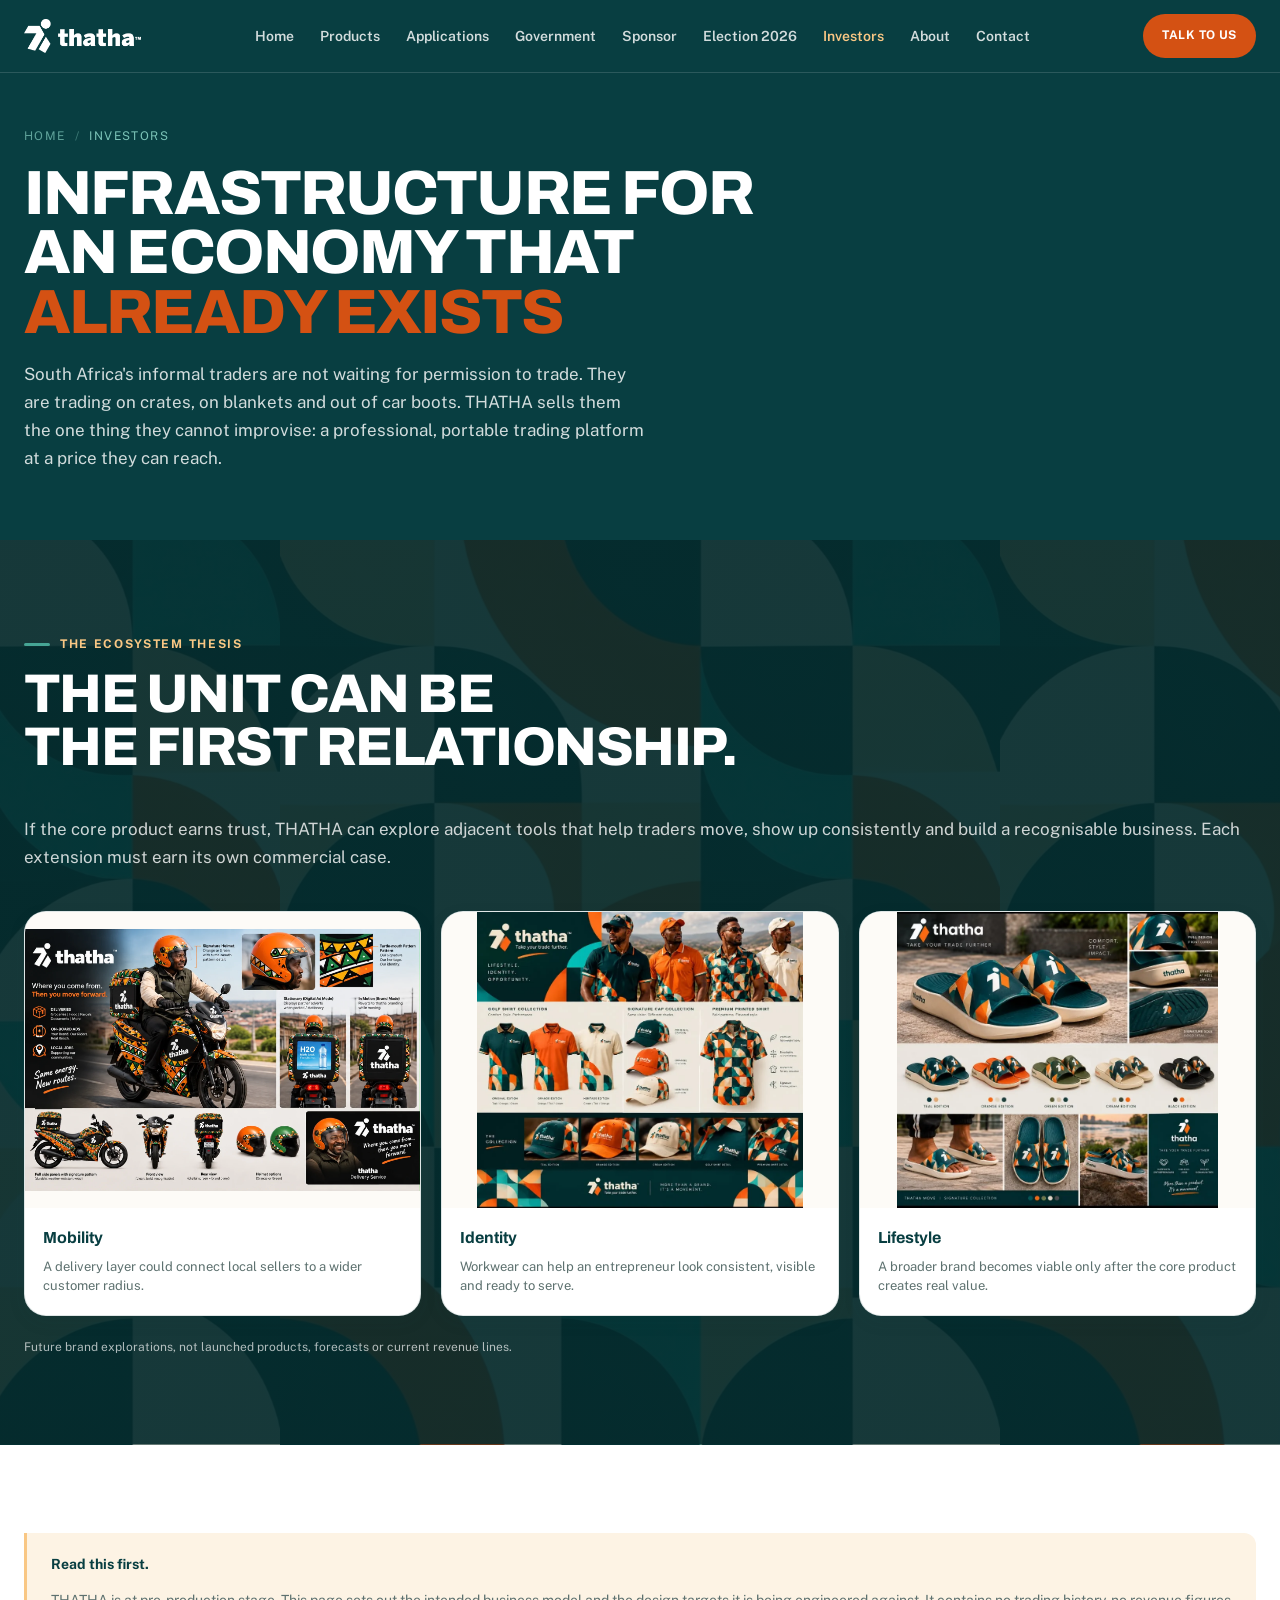
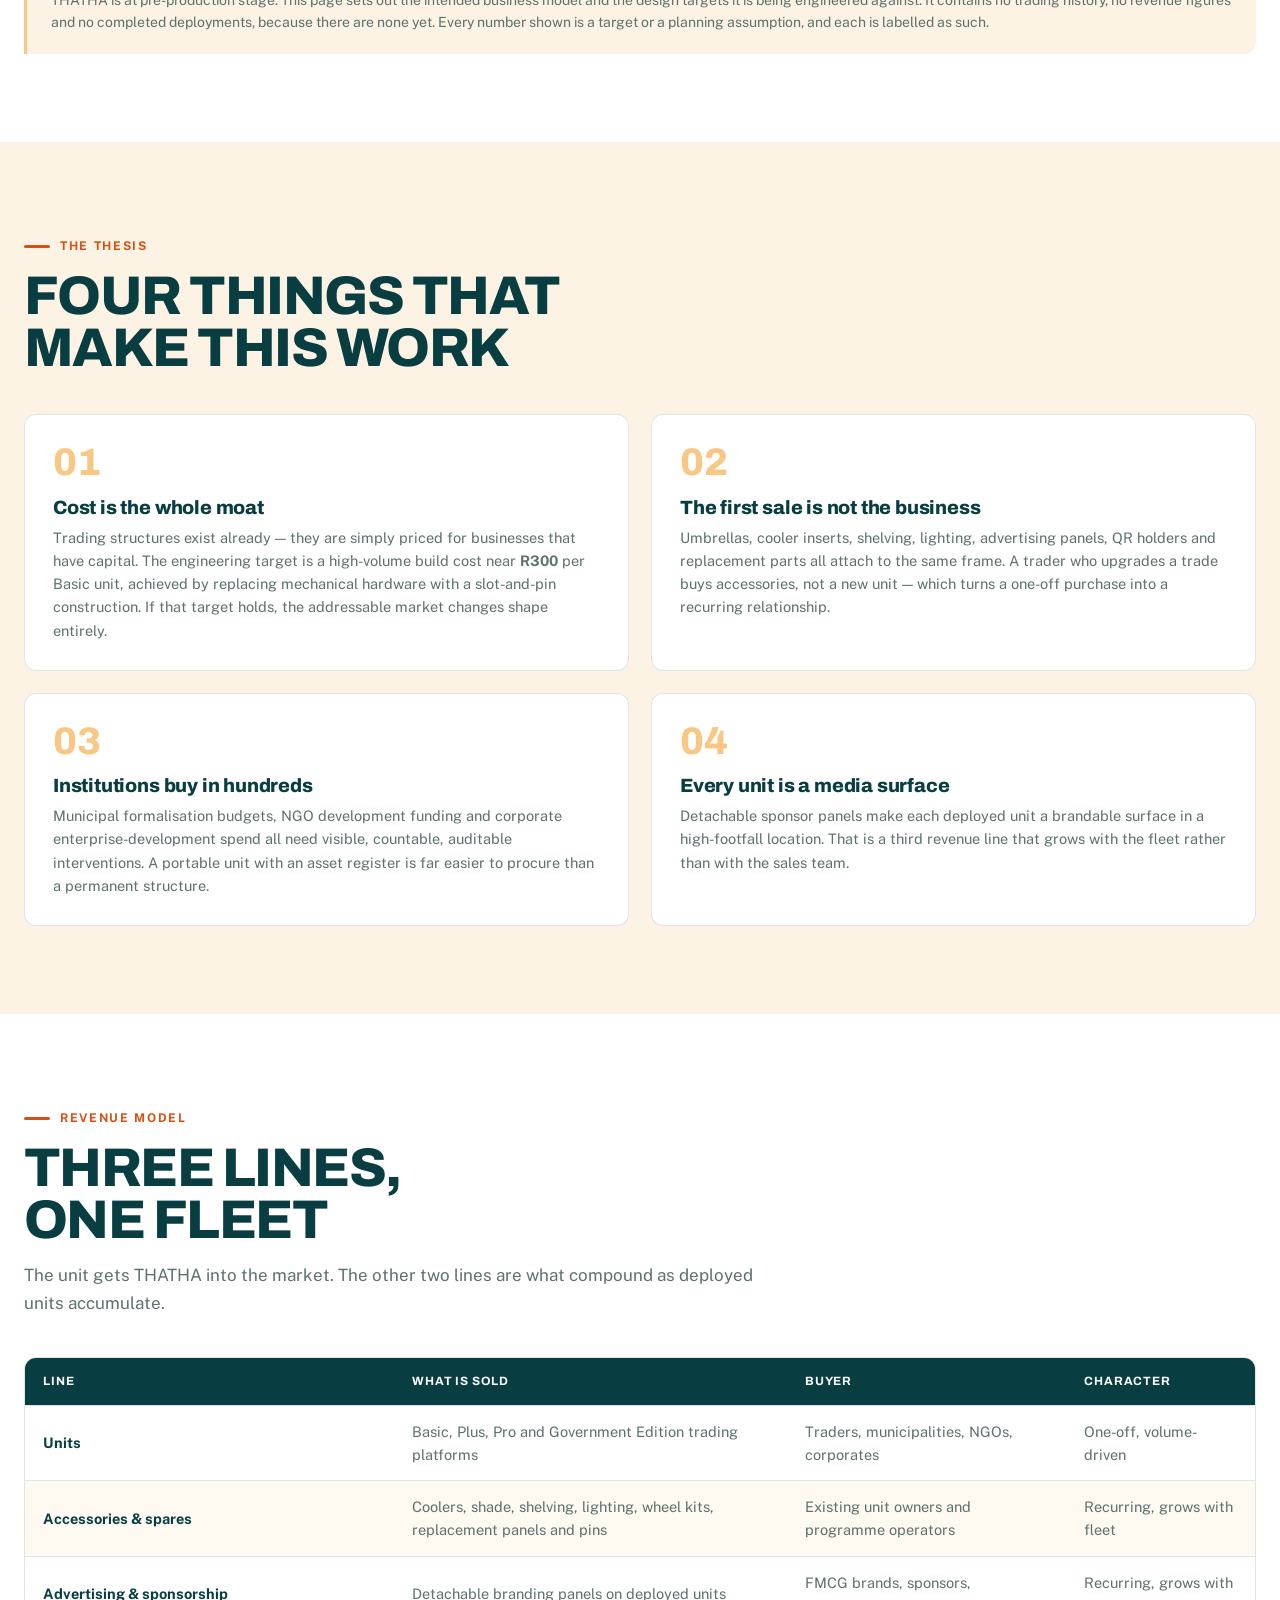
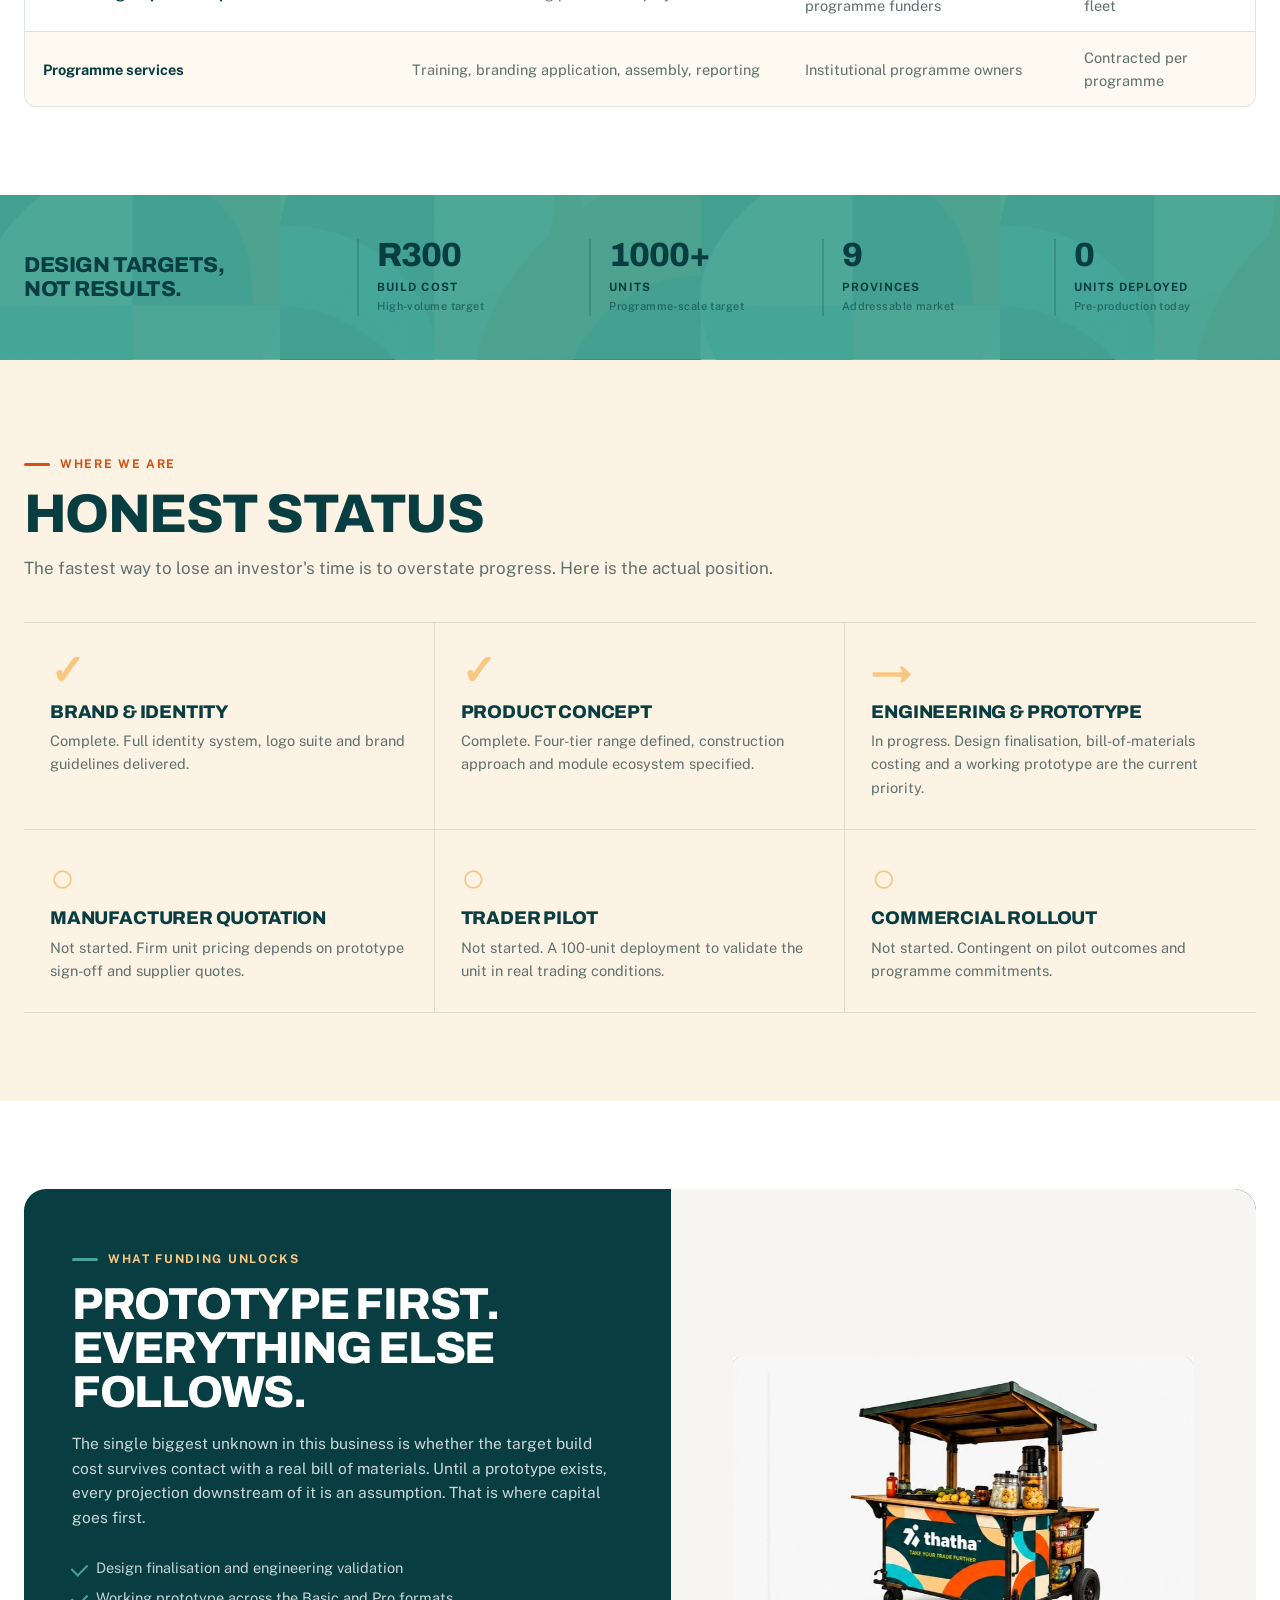
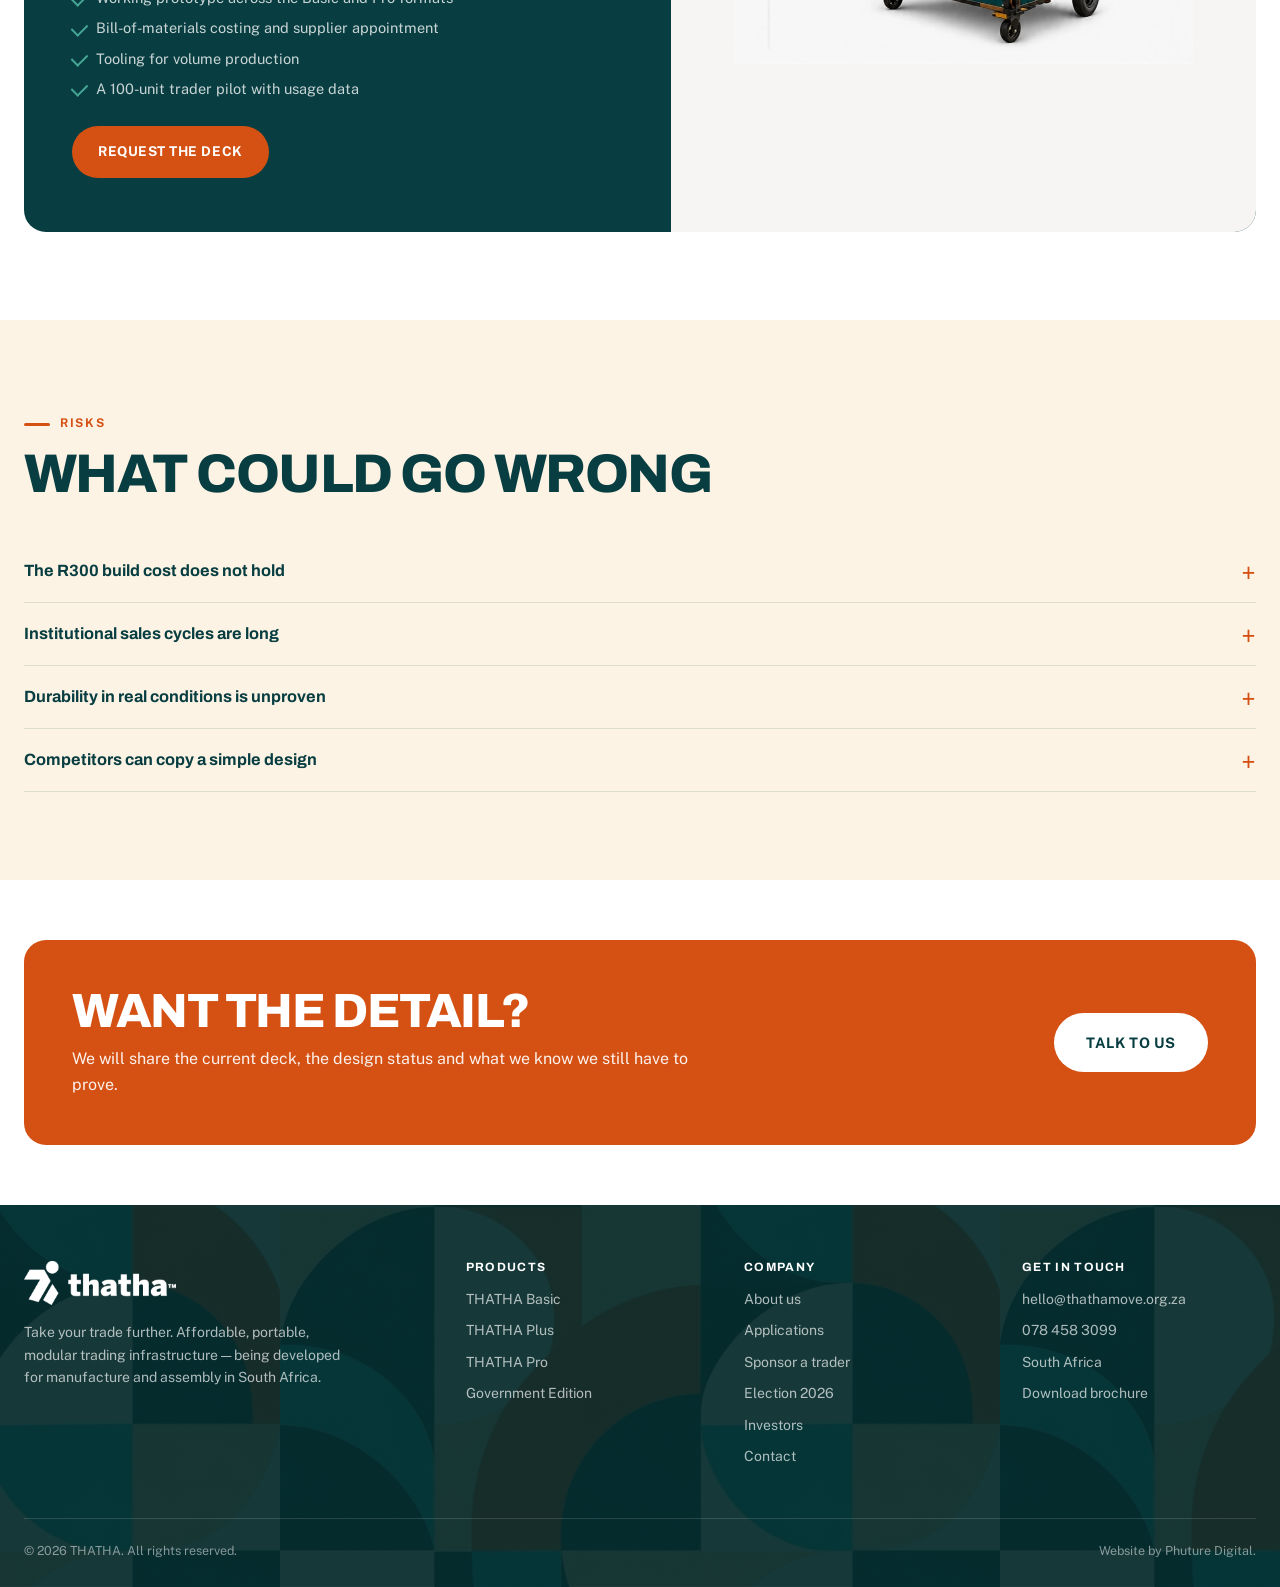
<file: investors.html>
<!doctype html>
<html lang="en-ZA">
<head>
<meta charset="utf-8" />
<meta name="viewport" content="width=device-width, initial-scale=1" />
<title>Investors — the THATHA opportunity</title>
<meta name="description" content="THATHA's investment case: a low-cost modular trading unit for South Africa's informal economy, an accessory and advertising revenue ecosystem, and institutional demand from municipalities, NGOs and corporate ESD budgets." />
<meta property="og:type" content="website" />
<meta property="og:site_name" content="THATHA" />
<meta property="og:locale" content="en_ZA" />
<meta property="og:title" content="The THATHA investment case" />
<meta property="og:description" content="Low unit cost, recurring accessory revenue, and institutional demand. Currently pre-production." />
<meta property="og:image" content="assets/hero-cart.webp?v=20261105" />
<meta name="twitter:card" content="summary_large_image" />
<link rel="icon" href="assets/favicon.svg" type="image/svg+xml" />
<link rel="apple-touch-icon" href="assets/apple-touch-icon.png" />
<link rel="preconnect" href="https://fonts.googleapis.com" />
<link rel="preconnect" href="https://fonts.gstatic.com" crossorigin />
<link rel="stylesheet" href="https://fonts.googleapis.com/css2?family=Archivo:wght@600;700;800&family=Public+Sans:wght@400;500;600;700&display=swap" />
<link rel="stylesheet" href="styles.css?v=20261105-mobile" />
</head>
<body>
<a class="skip" href="#main">Skip to content</a>


<nav class="nav">
  <div class="wrap nav-inner">
    <a class="nav-logo" href="index.html" aria-label="THATHA home">
      <img src="assets/logo/lockup-white.webp" alt="THATHA" width="900" height="261" />
    </a>
    <div class="nav-links" id="nav-links">
      <a href="index.html">Home</a>
      <a href="products.html">Products</a>
      <a href="applications.html">Applications</a>
      <a href="government.html">Government</a>
      <a href="sponsor.html">Sponsor</a>
      <a href="election.html">Election 2026</a>
      <a href="investors.html" class="active">Investors</a>
      <a href="about.html">About</a>
      <a href="contact.html">Contact</a>
    </div>
    <div class="nav-actions">
      <a class="btn btn-primary btn-sm" href="contact.html#enquiry">Talk to us</a>
      <button class="nav-toggle" type="button" aria-label="Menu" aria-expanded="false" aria-controls="nav-links">
        <svg viewBox="0 0 24 24" fill="none" stroke="currentColor" stroke-width="2" stroke-linecap="round"><path d="M3 6h18M3 12h18M3 18h18"/></svg>
      </button>
    </div>
  </div>
</nav>

<main id="main">

<header class="page-header">
  <div class="wrap">
    <div class="crumb"><a href="index.html">Home</a><span class="sep">/</span>Investors</div>
    <h1>Infrastructure for<br />an economy that<br /><span class="accent">already exists</span></h1>
    <p class="lead">South Africa's informal traders are not waiting for permission to trade. They are trading on crates, on blankets and out of car boots. THATHA sells them the one thing they cannot improvise: a professional, portable trading platform at a price they can reach.</p>
  </div>
</header>

<section class="section band-deep vision-story">
  <div class="wrap"><div class="section-head wide"><div><span class="eyebrow on-dark">The ecosystem thesis</span><h2>The unit can be<br />the first relationship.</h2></div><p class="lead on-dark">If the core product earns trust, THATHA can explore adjacent tools that help traders move, show up consistently and build a recognisable business. Each extension must earn its own commercial case.</p></div>
    <div class="vision-grid vision-grid-3"><figure class="vision-card vision-contain"><img src="assets/vision/delivery-platform.webp" alt="THATHA Velaphi visual exploration for a branded delivery motorcycle and rider system" width="828" height="545" loading="lazy" /><figcaption><b>Mobility</b><span>A delivery layer could connect local sellers to a wider customer radius.</span></figcaption></figure><figure class="vision-card vision-contain"><img src="assets/vision/apparel-collection.webp" alt="THATHA visual exploration for branded shirts, caps and entrepreneur workwear" width="828" height="734" loading="lazy" /><figcaption><b>Identity</b><span>Workwear can help an entrepreneur look consistent, visible and ready to serve.</span></figcaption></figure><figure class="vision-card vision-contain"><img src="assets/vision/footwear.webp" alt="THATHA visual exploration for branded footwear in several colourways" width="828" height="762" loading="lazy" /><figcaption><b>Lifestyle</b><span>A broader brand becomes viable only after the core product creates real value.</span></figcaption></figure></div>
    <p class="vision-note on-dark">Future brand explorations, not launched products, forecasts or current revenue lines.</p>
  </div>
</section>

<section class="section band-white">
  <div class="wrap">
    <div class="note-box">
      <b>Read this first.</b>
      <p class="mt-s">THATHA is at pre-production stage. This page sets out the intended business model and the design targets it is being engineered against. It contains no trading history, no revenue figures and no completed deployments, because there are none yet. Every number shown is a target or a planning assumption, and each is labelled as such.</p>
    </div>
  </div>
</section>

<section class="section band-cream">
  <div class="wrap">
    <div class="section-head">
      <span class="eyebrow">The thesis</span>
      <h2>Four things that<br />make this work</h2>
    </div>
    <div class="grid grid-2">
      <article class="card">
        <div class="card-num">01</div>
        <h3>Cost is the whole moat</h3>
        <p>Trading structures exist already — they are simply priced for businesses that have capital. The engineering target is a high-volume build cost near <b>R300</b> per Basic unit, achieved by replacing mechanical hardware with a slot-and-pin construction. If that target holds, the addressable market changes shape entirely.</p>
      </article>
      <article class="card">
        <div class="card-num">02</div>
        <h3>The first sale is not the business</h3>
        <p>Umbrellas, cooler inserts, shelving, lighting, advertising panels, QR holders and replacement parts all attach to the same frame. A trader who upgrades a trade buys accessories, not a new unit — which turns a one-off purchase into a recurring relationship.</p>
      </article>
      <article class="card">
        <div class="card-num">03</div>
        <h3>Institutions buy in hundreds</h3>
        <p>Municipal formalisation budgets, NGO development funding and corporate enterprise-development spend all need visible, countable, auditable interventions. A portable unit with an asset register is far easier to procure than a permanent structure.</p>
      </article>
      <article class="card">
        <div class="card-num">04</div>
        <h3>Every unit is a media surface</h3>
        <p>Detachable sponsor panels make each deployed unit a brandable surface in a high-footfall location. That is a third revenue line that grows with the fleet rather than with the sales team.</p>
      </article>
    </div>
  </div>
</section>

<section class="section band-white">
  <div class="wrap">
    <div class="section-head">
      <span class="eyebrow">Revenue model</span>
      <h2>Three lines,<br />one fleet</h2>
      <p class="lead">The unit gets THATHA into the market. The other two lines are what compound as deployed units accumulate.</p>
    </div>
    <p class="table-hint">Scroll to compare</p>
    <div class="table-scroll">
      <table class="spec">
        <thead>
          <tr><th scope="col">Line</th><th scope="col">What is sold</th><th scope="col">Buyer</th><th scope="col">Character</th></tr>
        </thead>
        <tbody>
          <tr><th scope="row">Units</th><td>Basic, Plus, Pro and Government Edition trading platforms</td><td>Traders, municipalities, NGOs, corporates</td><td>One-off, volume-driven</td></tr>
          <tr><th scope="row">Accessories &amp; spares</th><td>Coolers, shade, shelving, lighting, wheel kits, replacement panels and pins</td><td>Existing unit owners and programme operators</td><td>Recurring, grows with fleet</td></tr>
          <tr><th scope="row">Advertising &amp; sponsorship</th><td>Detachable branding panels on deployed units</td><td>FMCG brands, sponsors, programme funders</td><td>Recurring, grows with fleet</td></tr>
          <tr><th scope="row">Programme services</th><td>Training, branding application, assembly, reporting</td><td>Institutional programme owners</td><td>Contracted per programme</td></tr>
        </tbody>
      </table>
    </div>
  </div>
</section>

<section class="stat-band">
  <div class="wrap stat-grid">
    <div class="kicker">Design targets,<br />not results.</div>
    <div class="stat"><div class="n">R300</div><div class="l">Build cost<small>High-volume target</small></div></div>
    <div class="stat"><div class="n">1000+</div><div class="l">Units<small>Programme-scale target</small></div></div>
    <div class="stat"><div class="n">9</div><div class="l">Provinces<small>Addressable market</small></div></div>
    <div class="stat"><div class="n">0</div><div class="l">Units deployed<small>Pre-production today</small></div></div>
  </div>
</section>

<section class="section band-cream">
  <div class="wrap">
    <div class="section-head">
      <span class="eyebrow">Where we are</span>
      <h2>Honest status</h2>
      <p class="lead">The fastest way to lose an investor's time is to overstate progress. Here is the actual position.</p>
    </div>
    <div class="steps">
      <article class="step"><div class="n">✓</div><h3>Brand &amp; identity</h3><p>Complete. Full identity system, logo suite and brand guidelines delivered.</p></article>
      <article class="step"><div class="n">✓</div><h3>Product concept</h3><p>Complete. Four-tier range defined, construction approach and module ecosystem specified.</p></article>
      <article class="step"><div class="n">→</div><h3>Engineering &amp; prototype</h3><p>In progress. Design finalisation, bill-of-materials costing and a working prototype are the current priority.</p></article>
      <article class="step"><div class="n">○</div><h3>Manufacturer quotation</h3><p>Not started. Firm unit pricing depends on prototype sign-off and supplier quotes.</p></article>
      <article class="step"><div class="n">○</div><h3>Trader pilot</h3><p>Not started. A 100-unit deployment to validate the unit in real trading conditions.</p></article>
      <article class="step"><div class="n">○</div><h3>Commercial rollout</h3><p>Not started. Contingent on pilot outcomes and programme commitments.</p></article>
    </div>
  </div>
</section>

<section class="section band-white">
  <div class="wrap">
    <div class="split">
      <div class="split-copy">
        <span class="eyebrow on-dark">What funding unlocks</span>
        <h2>Prototype first.<br />Everything else follows.</h2>
        <p>The single biggest unknown in this business is whether the target build cost survives contact with a real bill of materials. Until a prototype exists, every projection downstream of it is an assumption. That is where capital goes first.</p>
        <ul class="ticks on-dark mt-m">
          <li>Design finalisation and engineering validation</li>
          <li>Working prototype across the Basic and Pro formats</li>
          <li>Bill-of-materials costing and supplier appointment</li>
          <li>Tooling for volume production</li>
          <li>A 100-unit trader pilot with usage data</li>
        </ul>
        <div class="btn-row mt-m">
          <a class="btn btn-primary" href="contact.html?interest=Investment">Request the deck</a>
        </div>
      </div>
      <div class="split-media"><img src="assets/products/pro.webp?v=20261105" alt="THATHA Pro trading unit" width="826" height="551" loading="lazy" /></div>
    </div>
  </div>
</section>

<section class="section band-cream">
  <div class="wrap">
    <div class="section-head">
      <span class="eyebrow">Risks</span>
      <h2>What could go wrong</h2>
    </div>
    <details class="faq">
      <summary>The R300 build cost does not hold</summary>
      <p>This is the primary risk. The target assumes high-volume production, a simplified slot-and-pin construction and local material sourcing. If validated costs land materially higher, the retail ladder moves up and the addressable trader market narrows. Prototype costing is deliberately the first milestone for exactly this reason.</p>
    </details>
    <details class="faq">
      <summary>Institutional sales cycles are long</summary>
      <p>Municipal and corporate procurement can run over multiple budget cycles. The consumer and small-trader channel exists partly to generate revenue and product evidence while institutional pipelines mature.</p>
    </details>
    <details class="faq">
      <summary>Durability in real conditions is unproven</summary>
      <p>A unit that is cheap but fails in a season destroys trust and creates warranty cost. The pilot exists to surface failure modes early, and the repairable design limits the cost of any single failure to a replaceable panel.</p>
    </details>
    <details class="faq">
      <summary>Competitors can copy a simple design</summary>
      <p>The construction is deliberately simple, so it is not defensible on engineering alone. Defensibility is intended to come from manufacturing cost at volume, the accessory ecosystem, brand, and institutional relationships — not from the joint design.</p>
    </details>
  </div>
</section>

<section class="section tight band-white">
  <div class="wrap">
    <div class="cta-band">
      <div>
        <h2>Want the detail?</h2>
        <p>We will share the current deck, the design status and what we know we still have to prove.</p>
      </div>
      <div class="btn-row">
        <a class="btn btn-light btn-lg" href="contact.html?interest=Investment">Talk to us</a>
      </div>
    </div>
  </div>
</section>

</main>








<footer class="site">
  <div class="wrap">
    <div class="foot-grid">
      <div class="foot-brand">
        <img src="assets/logo/lockup-white.webp" alt="THATHA" width="900" height="261" />
        <p>Take your trade further. Affordable, portable, modular trading infrastructure — being developed for manufacture and assembly in South Africa.</p>
      </div>
      <div>
        <h4>Products</h4>
        <ul>
          <li><a href="products.html#basic">THATHA Basic</a></li>
          <li><a href="products.html#plus">THATHA Plus</a></li>
          <li><a href="products.html#pro">THATHA Pro</a></li>
          <li><a href="government.html">Government Edition</a></li>
        </ul>
      </div>
      <div>
        <h4>Company</h4>
        <ul>
          <li><a href="about.html">About us</a></li>
          <li><a href="applications.html">Applications</a></li>
          <li><a href="sponsor.html">Sponsor a trader</a></li>
          <li><a href="election.html">Election 2026</a></li>
          <li><a href="investors.html">Investors</a></li>
          <li><a href="contact.html">Contact</a></li>
        </ul>
      </div>
      <div>
        <h4>Get in touch</h4>
        <ul>
          <li><a href="mailto:hello@thathamove.org.za">hello@thathamove.org.za</a></li>
          <li><a href="tel:0784583099">078 458 3099</a></li>
          <li>South Africa</li>
          <li><a href="contact.html?interest=Brochure">Download brochure</a></li>
        </ul>
      </div>
    </div>
    <div class="foot-bottom">
      <span>&copy; 2026 THATHA. All rights reserved.</span>
      <span>Website by <a href="https://www.phuturedigital.co.za" rel="noopener">Phuture Digital</a>.</span>
    </div>
  </div>
</footer>

<script src="site.js?v=20261105-mobile" defer></script>
</body>
</html>
</file>
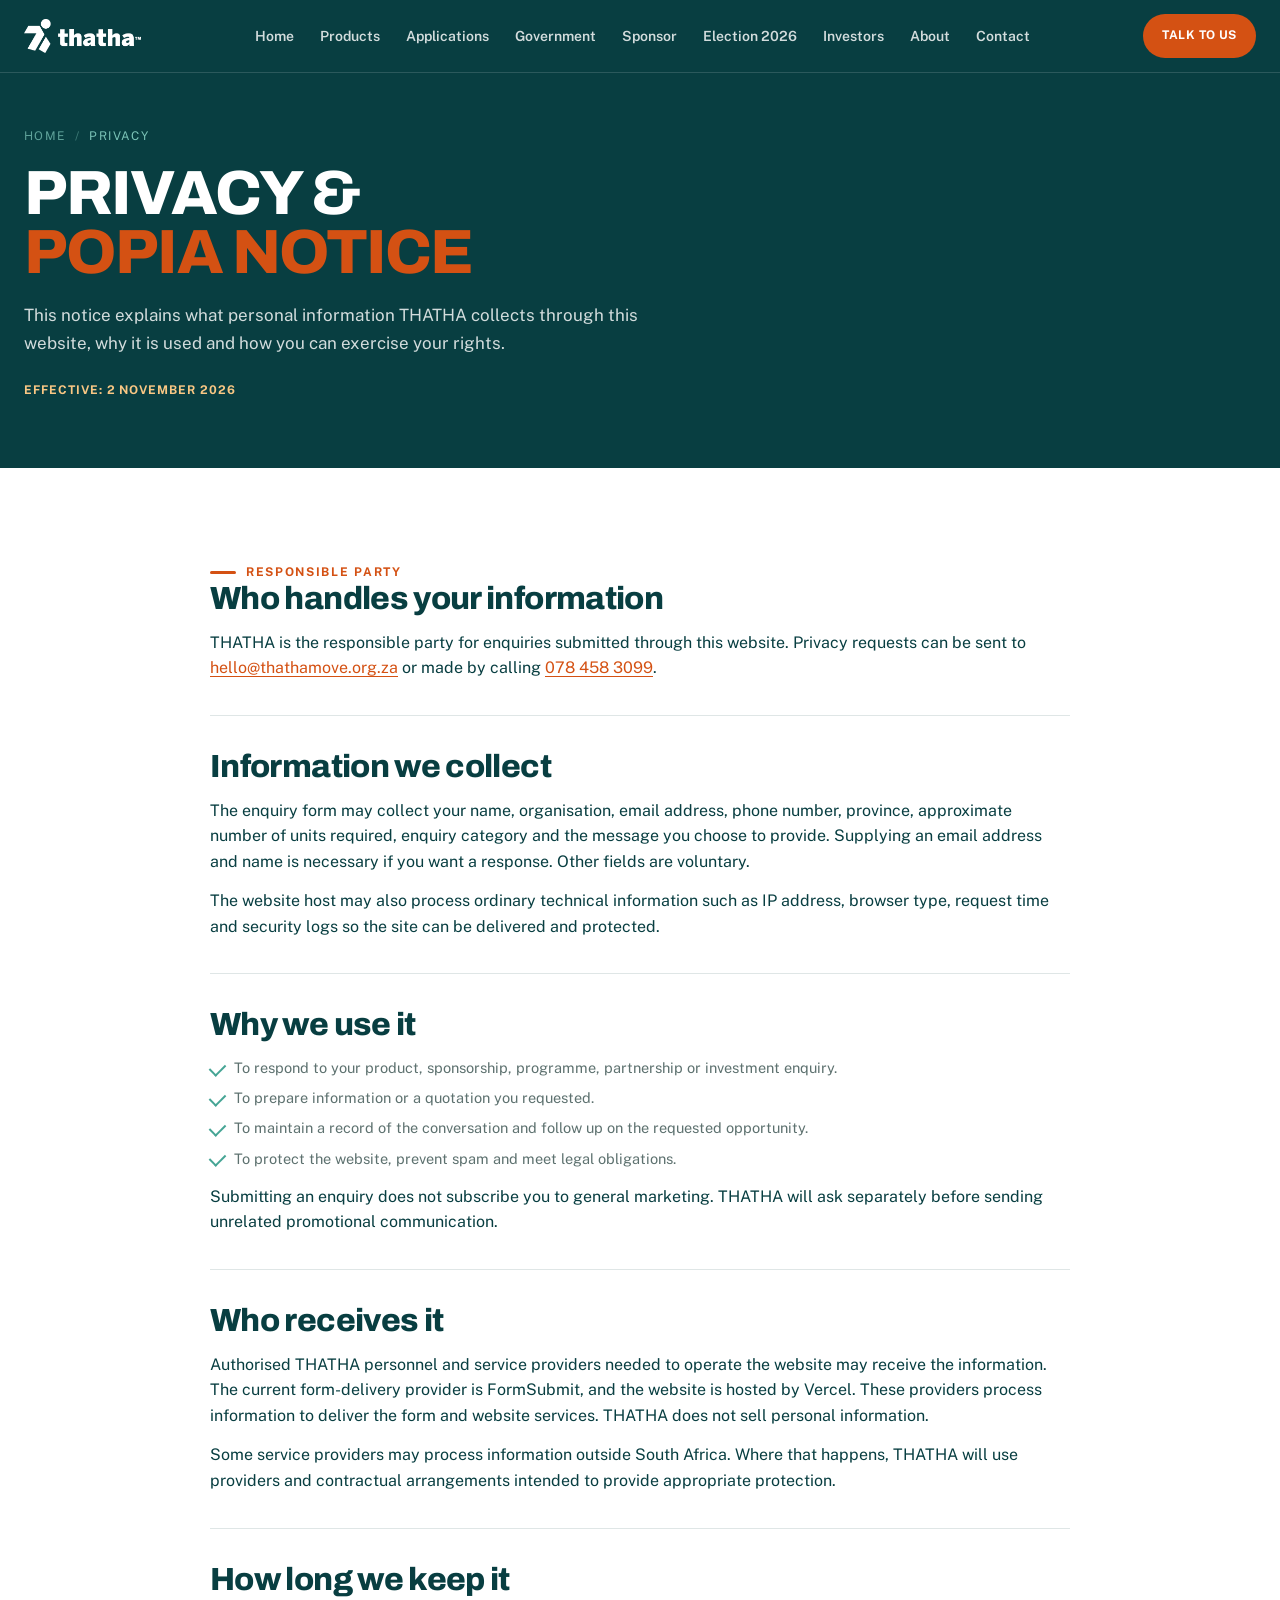
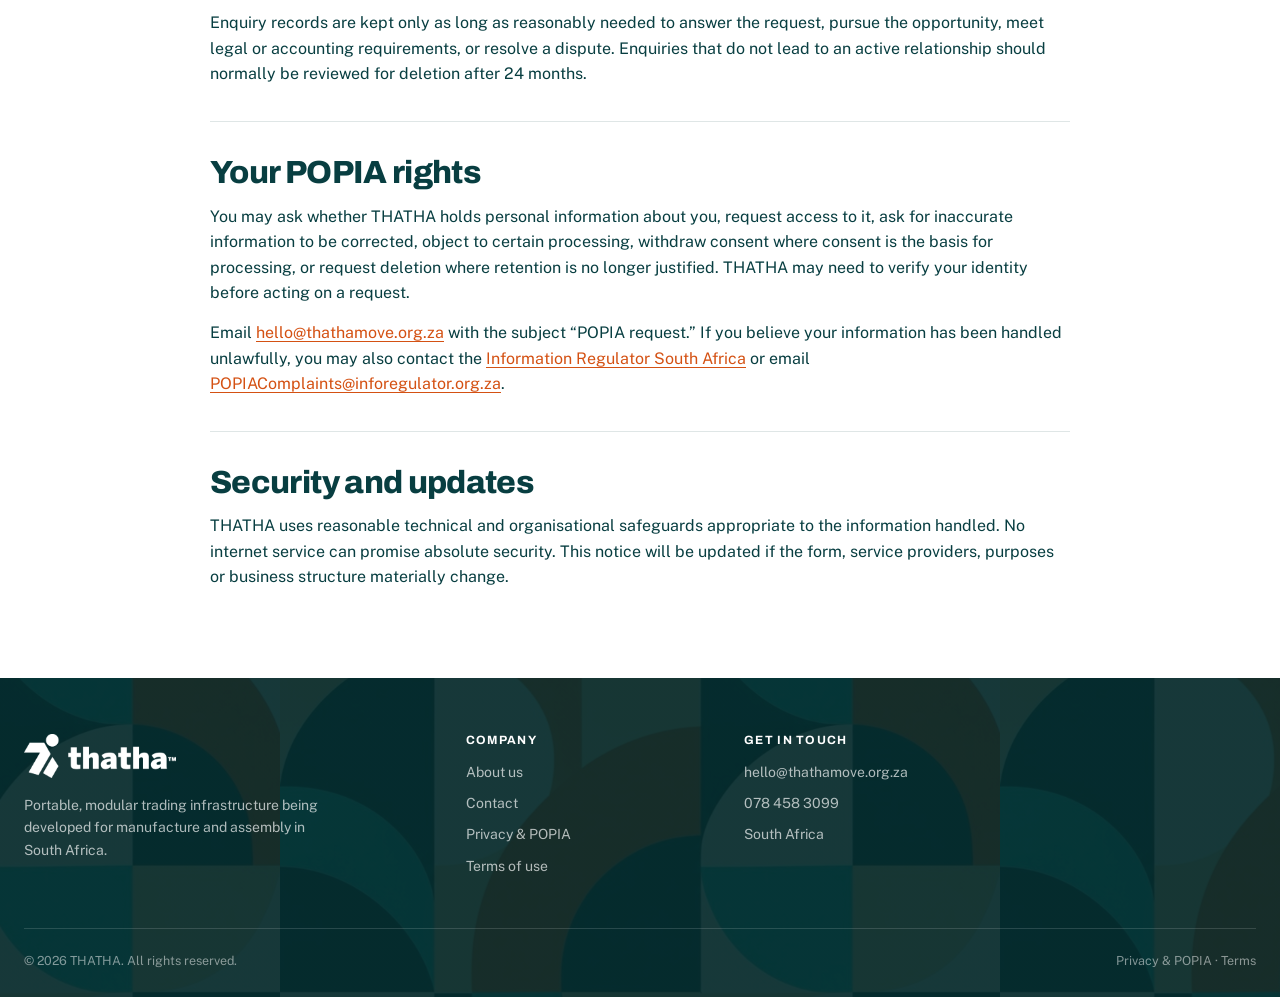
<file: privacy.html>
<!doctype html>
<html lang="en-ZA">
<head>
<meta charset="utf-8" /><meta name="viewport" content="width=device-width, initial-scale=1" />
<title>Privacy and POPIA notice — THATHA</title>
<meta name="description" content="How THATHA collects, uses, protects and deletes personal information submitted through this website." />
<link rel="icon" href="assets/favicon.svg" type="image/svg+xml" /><link rel="apple-touch-icon" href="assets/apple-touch-icon.png" /><link rel="preconnect" href="https://fonts.googleapis.com" /><link rel="preconnect" href="https://fonts.gstatic.com" crossorigin /><link rel="stylesheet" href="https://fonts.googleapis.com/css2?family=Archivo:wght@600;700;800&family=Public+Sans:wght@400;500;600;700&display=swap" /><link rel="stylesheet" href="styles.css?v=20261105-mobile" />
</head>
<body>
<a class="skip" href="#main">Skip to content</a>
<nav class="nav"><div class="wrap nav-inner"><a class="nav-logo" href="index.html" aria-label="THATHA home"><img src="assets/logo/lockup-white.webp" alt="THATHA" width="900" height="261" /></a><div class="nav-links" id="nav-links"><a href="index.html">Home</a><a href="products.html">Products</a><a href="applications.html">Applications</a><a href="government.html">Government</a><a href="sponsor.html">Sponsor</a><a href="election.html">Election 2026</a><a href="investors.html">Investors</a><a href="about.html">About</a><a href="contact.html">Contact</a></div><div class="nav-actions"><a class="btn btn-primary btn-sm" href="contact.html#enquiry">Talk to us</a><button class="nav-toggle" type="button" aria-label="Menu" aria-expanded="false" aria-controls="nav-links"><svg viewBox="0 0 24 24" fill="none" stroke="currentColor" stroke-width="2" stroke-linecap="round"><path d="M3 6h18M3 12h18M3 18h18"/></svg></button></div></div></nav>
<main id="main" class="legal-page">
<header class="page-header"><div class="wrap"><div class="crumb"><a href="index.html">Home</a><span class="sep">/</span>Privacy</div><h1>Privacy &amp;<br /><span class="accent">POPIA notice</span></h1><p class="lead">This notice explains what personal information THATHA collects through this website, why it is used and how you can exercise your rights.</p><p class="legal-updated">Effective: 2 November 2026</p></div></header>
<section class="section band-white"><div class="wrap legal-copy">
  <article><span class="eyebrow">Responsible party</span><h2>Who handles your information</h2><p>THATHA is the responsible party for enquiries submitted through this website. Privacy requests can be sent to <a href="mailto:hello@thathamove.org.za">hello@thathamove.org.za</a> or made by calling <a href="tel:0784583099">078 458 3099</a>.</p></article>
  <article><h2>Information we collect</h2><p>The enquiry form may collect your name, organisation, email address, phone number, province, approximate number of units required, enquiry category and the message you choose to provide. Supplying an email address and name is necessary if you want a response. Other fields are voluntary.</p><p>The website host may also process ordinary technical information such as IP address, browser type, request time and security logs so the site can be delivered and protected.</p></article>
  <article><h2>Why we use it</h2><ul class="ticks"><li>To respond to your product, sponsorship, programme, partnership or investment enquiry.</li><li>To prepare information or a quotation you requested.</li><li>To maintain a record of the conversation and follow up on the requested opportunity.</li><li>To protect the website, prevent spam and meet legal obligations.</li></ul><p>Submitting an enquiry does not subscribe you to general marketing. THATHA will ask separately before sending unrelated promotional communication.</p></article>
  <article><h2>Who receives it</h2><p>Authorised THATHA personnel and service providers needed to operate the website may receive the information. The current form-delivery provider is FormSubmit, and the website is hosted by Vercel. These providers process information to deliver the form and website services. THATHA does not sell personal information.</p><p>Some service providers may process information outside South Africa. Where that happens, THATHA will use providers and contractual arrangements intended to provide appropriate protection.</p></article>
  <article><h2>How long we keep it</h2><p>Enquiry records are kept only as long as reasonably needed to answer the request, pursue the opportunity, meet legal or accounting requirements, or resolve a dispute. Enquiries that do not lead to an active relationship should normally be reviewed for deletion after 24 months.</p></article>
  <article><h2>Your POPIA rights</h2><p>You may ask whether THATHA holds personal information about you, request access to it, ask for inaccurate information to be corrected, object to certain processing, withdraw consent where consent is the basis for processing, or request deletion where retention is no longer justified. THATHA may need to verify your identity before acting on a request.</p><p>Email <a href="mailto:hello@thathamove.org.za?subject=POPIA%20request">hello@thathamove.org.za</a> with the subject “POPIA request.” If you believe your information has been handled unlawfully, you may also contact the <a href="https://inforegulator.org.za/contact-us/" rel="noopener">Information Regulator South Africa</a> or email <a href="mailto:POPIAComplaints@inforegulator.org.za">POPIAComplaints@inforegulator.org.za</a>.</p></article>
  <article><h2>Security and updates</h2><p>THATHA uses reasonable technical and organisational safeguards appropriate to the information handled. No internet service can promise absolute security. This notice will be updated if the form, service providers, purposes or business structure materially change.</p></article>
</div></section>
</main>
<footer class="site"><div class="wrap"><div class="foot-grid"><div class="foot-brand"><img src="assets/logo/lockup-white.webp" alt="THATHA" width="900" height="261" /><p>Portable, modular trading infrastructure being developed for manufacture and assembly in South Africa.</p></div><div><h4>Company</h4><ul><li><a href="about.html">About us</a></li><li><a href="contact.html">Contact</a></li><li><a href="privacy.html">Privacy &amp; POPIA</a></li><li><a href="terms.html">Terms of use</a></li></ul></div><div><h4>Get in touch</h4><ul><li><a href="mailto:hello@thathamove.org.za">hello@thathamove.org.za</a></li><li><a href="tel:0784583099">078 458 3099</a></li><li>South Africa</li></ul></div></div><div class="foot-bottom"><span>&copy; 2026 THATHA. All rights reserved.</span><span class="legal-links"><a href="privacy.html">Privacy &amp; POPIA</a> · <a href="terms.html">Terms</a></span></div></div></footer>
<script src="site.js?v=20261105-mobile" defer></script></body></html>
</file>
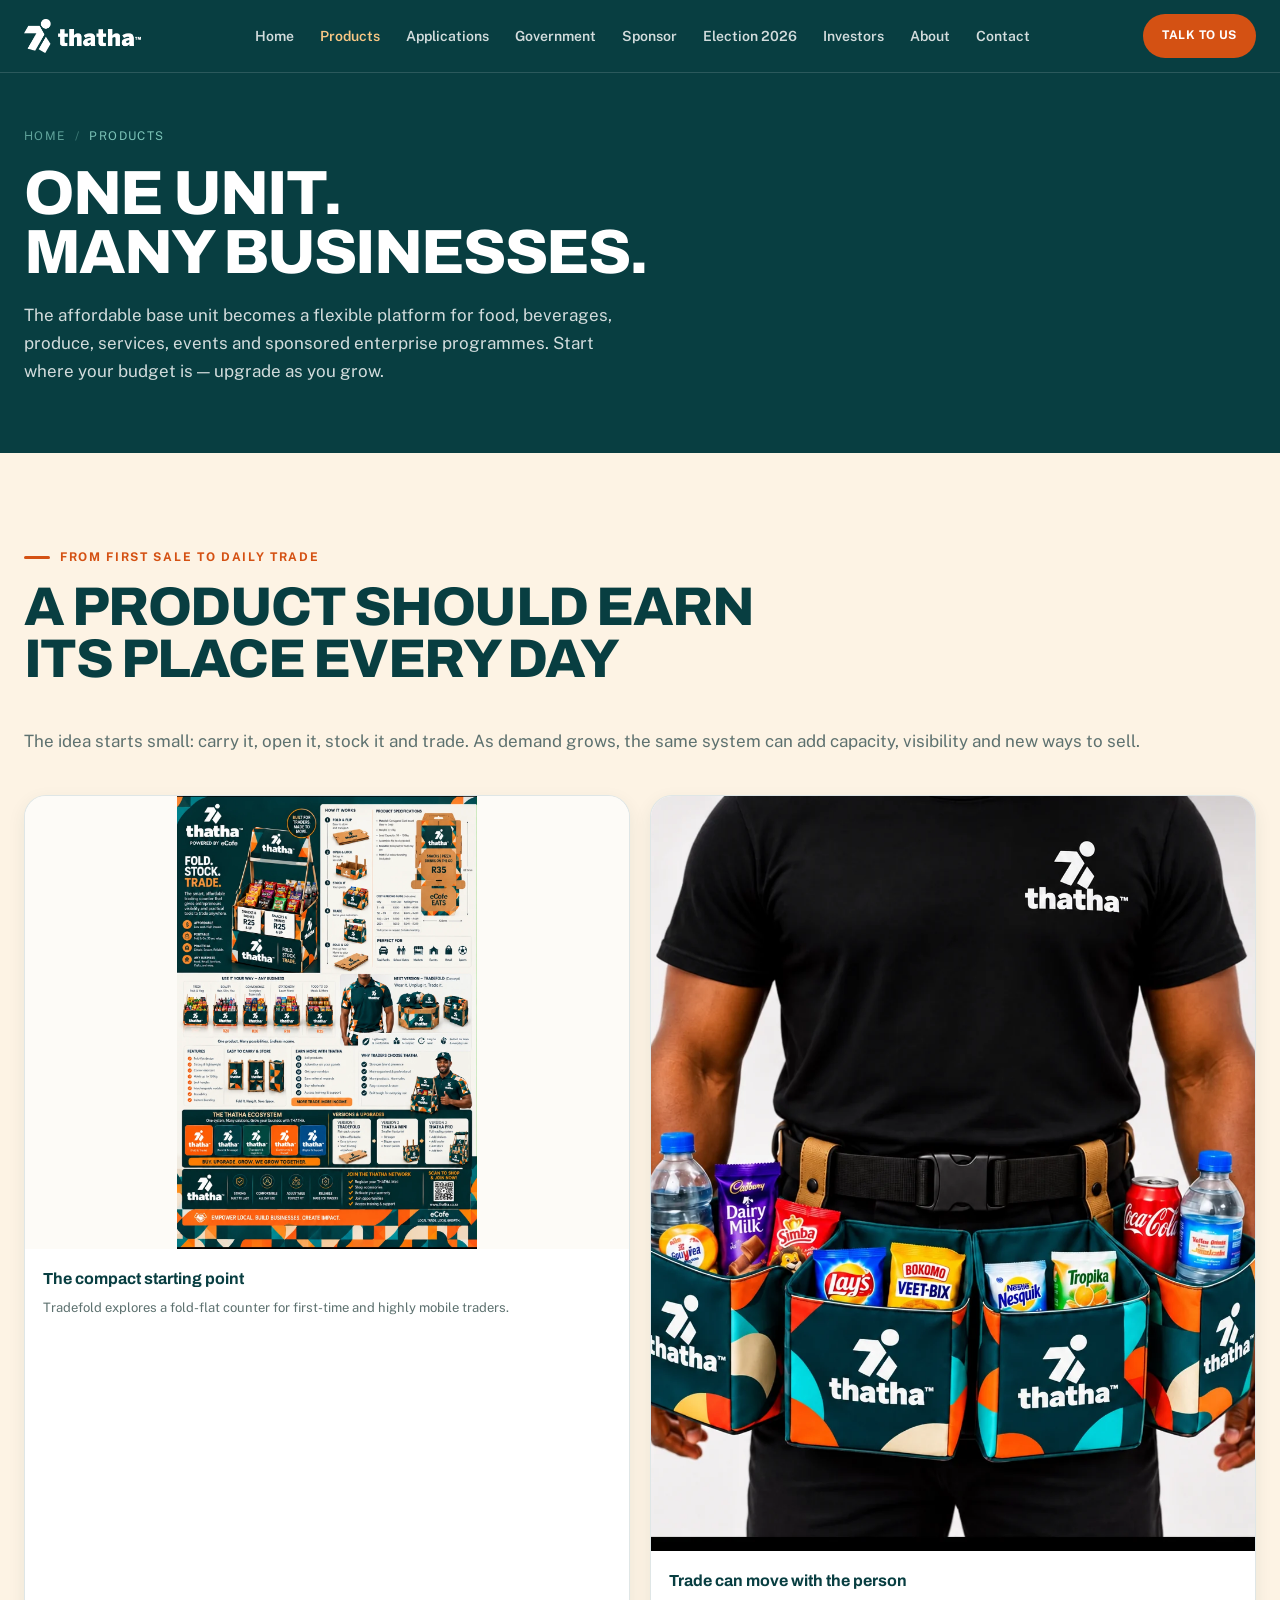
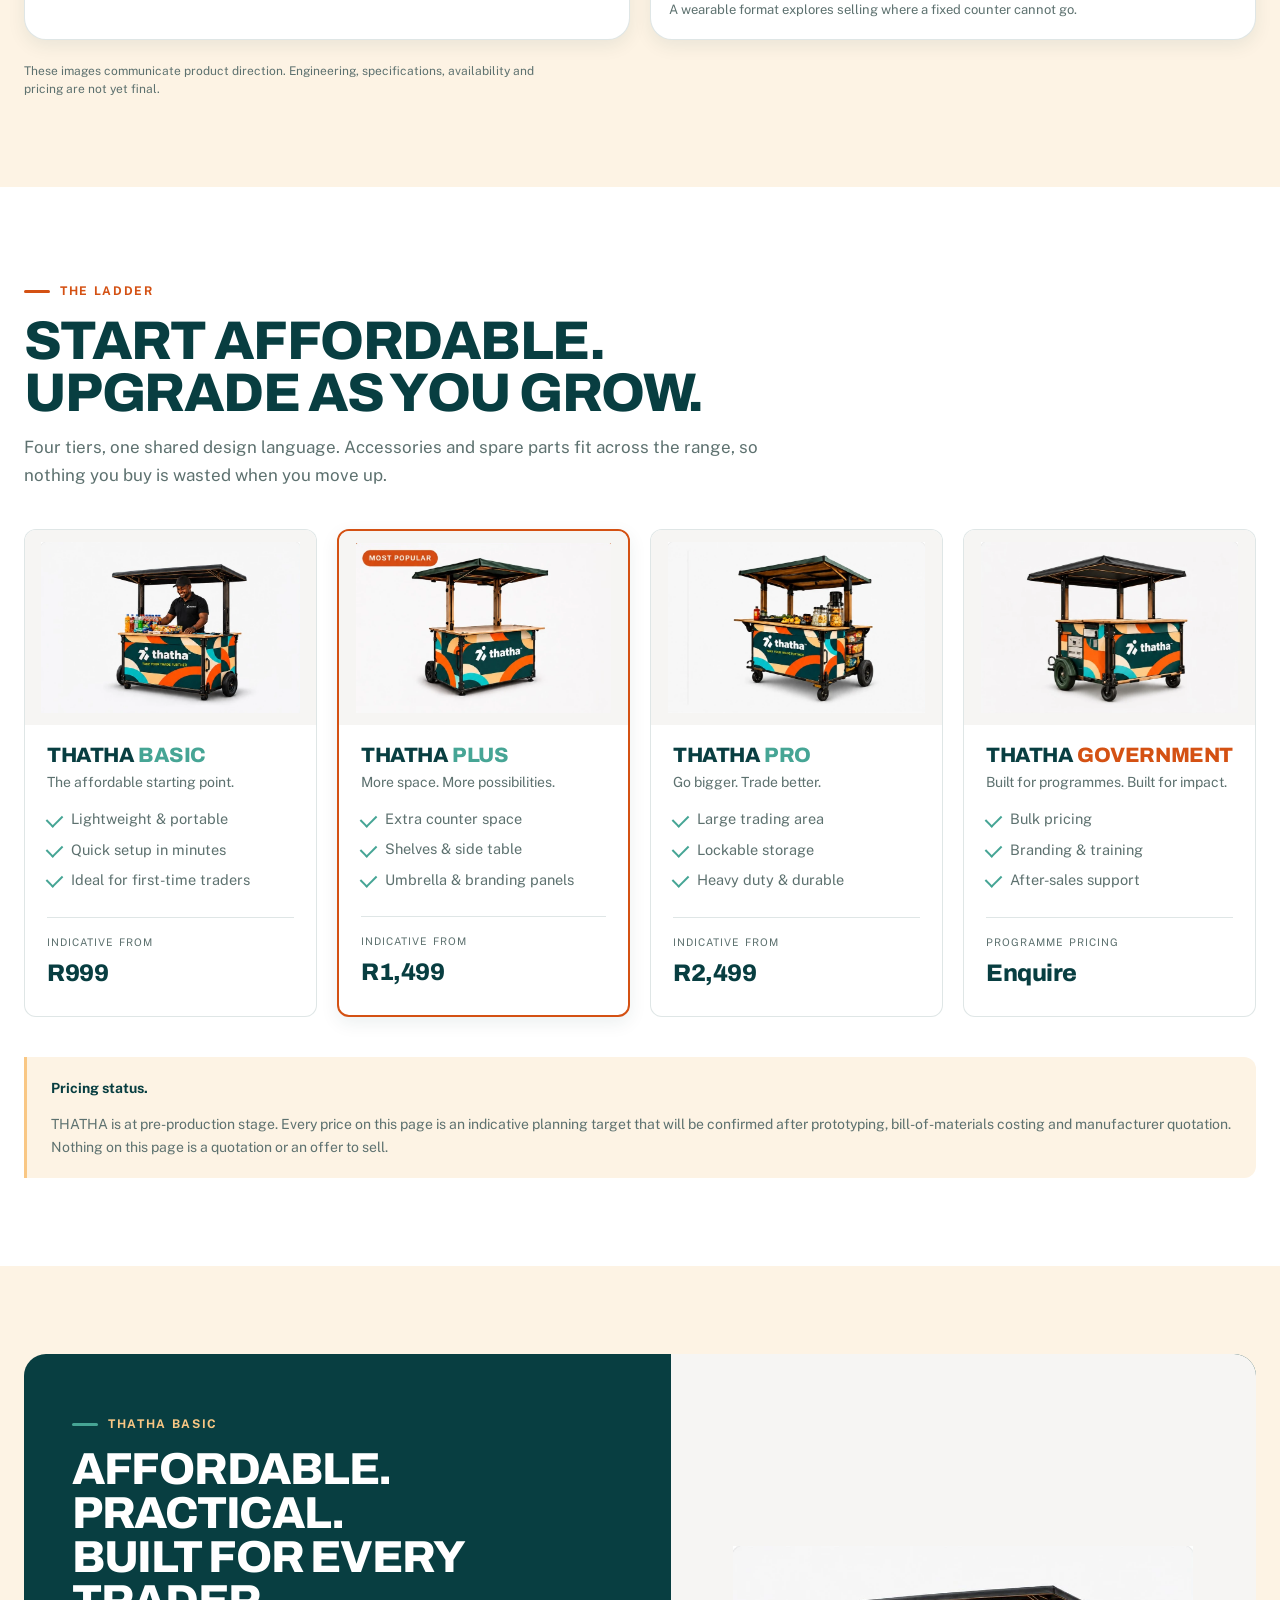
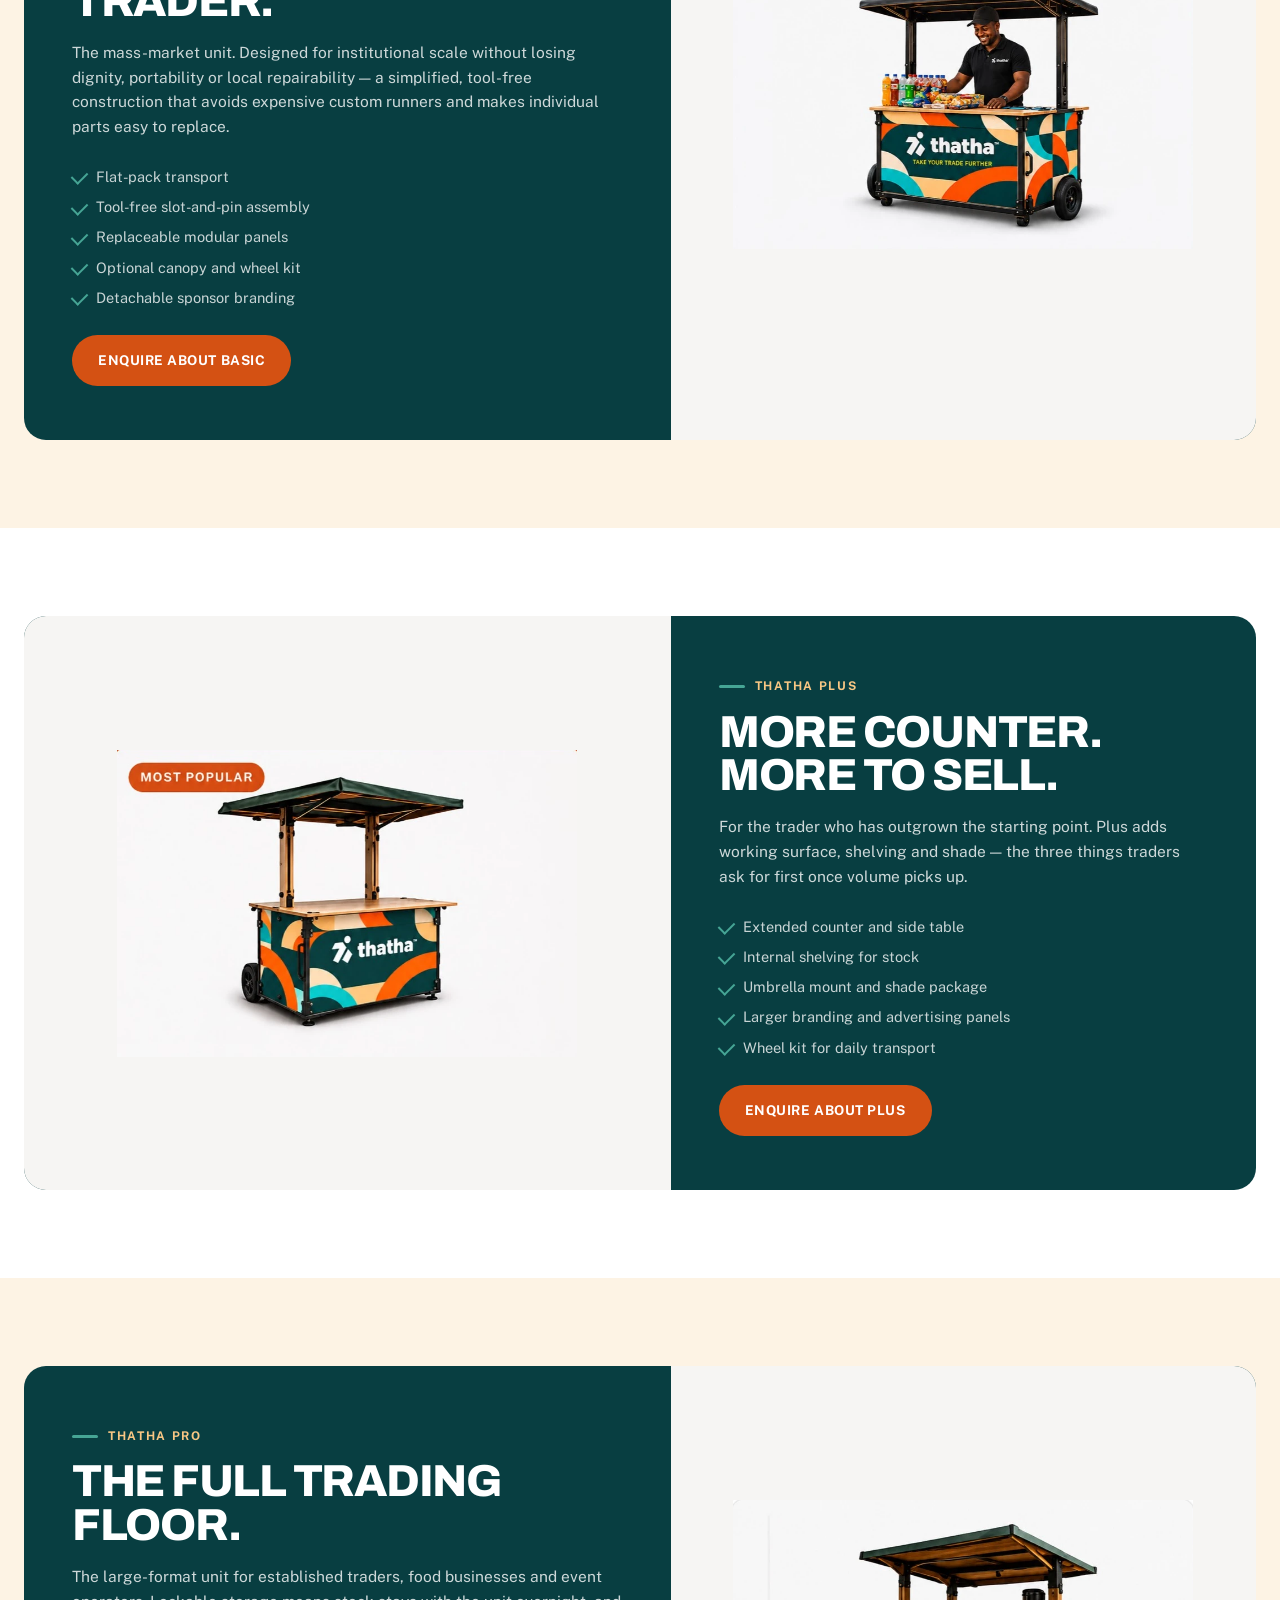
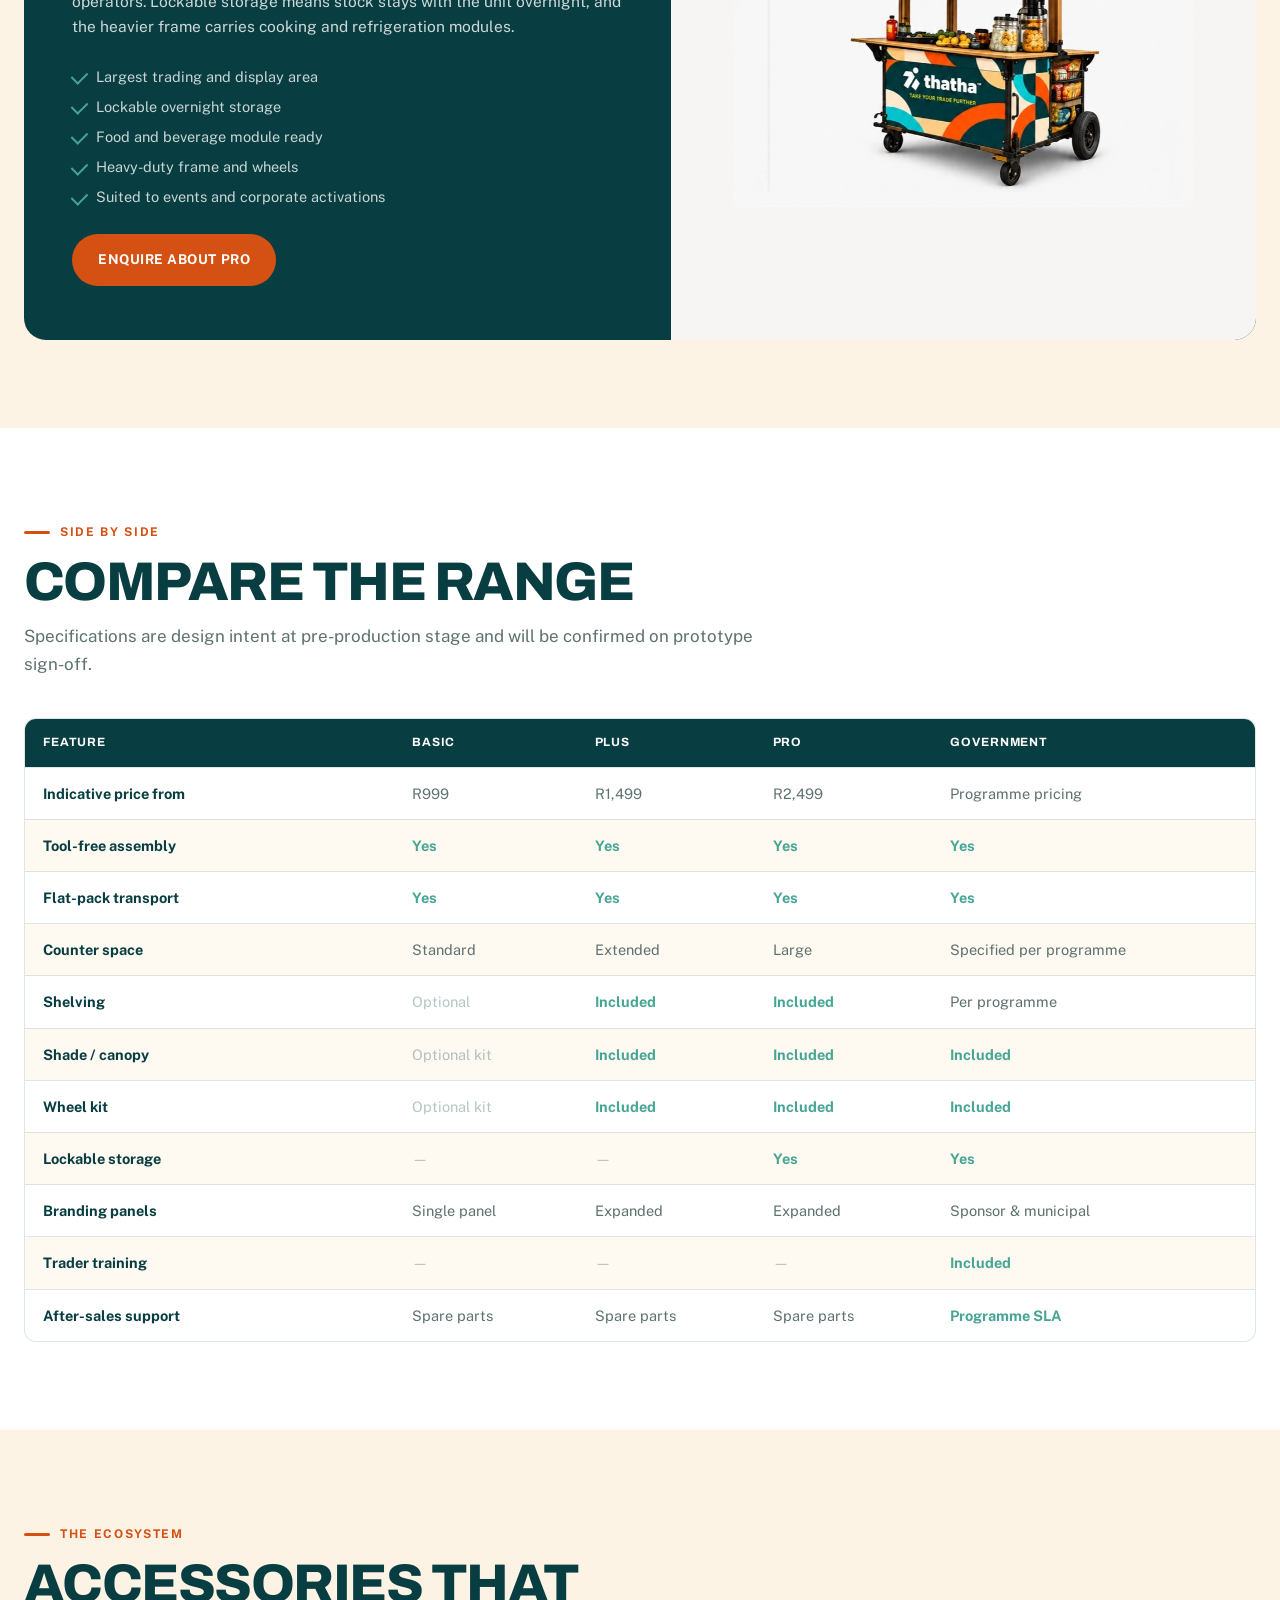
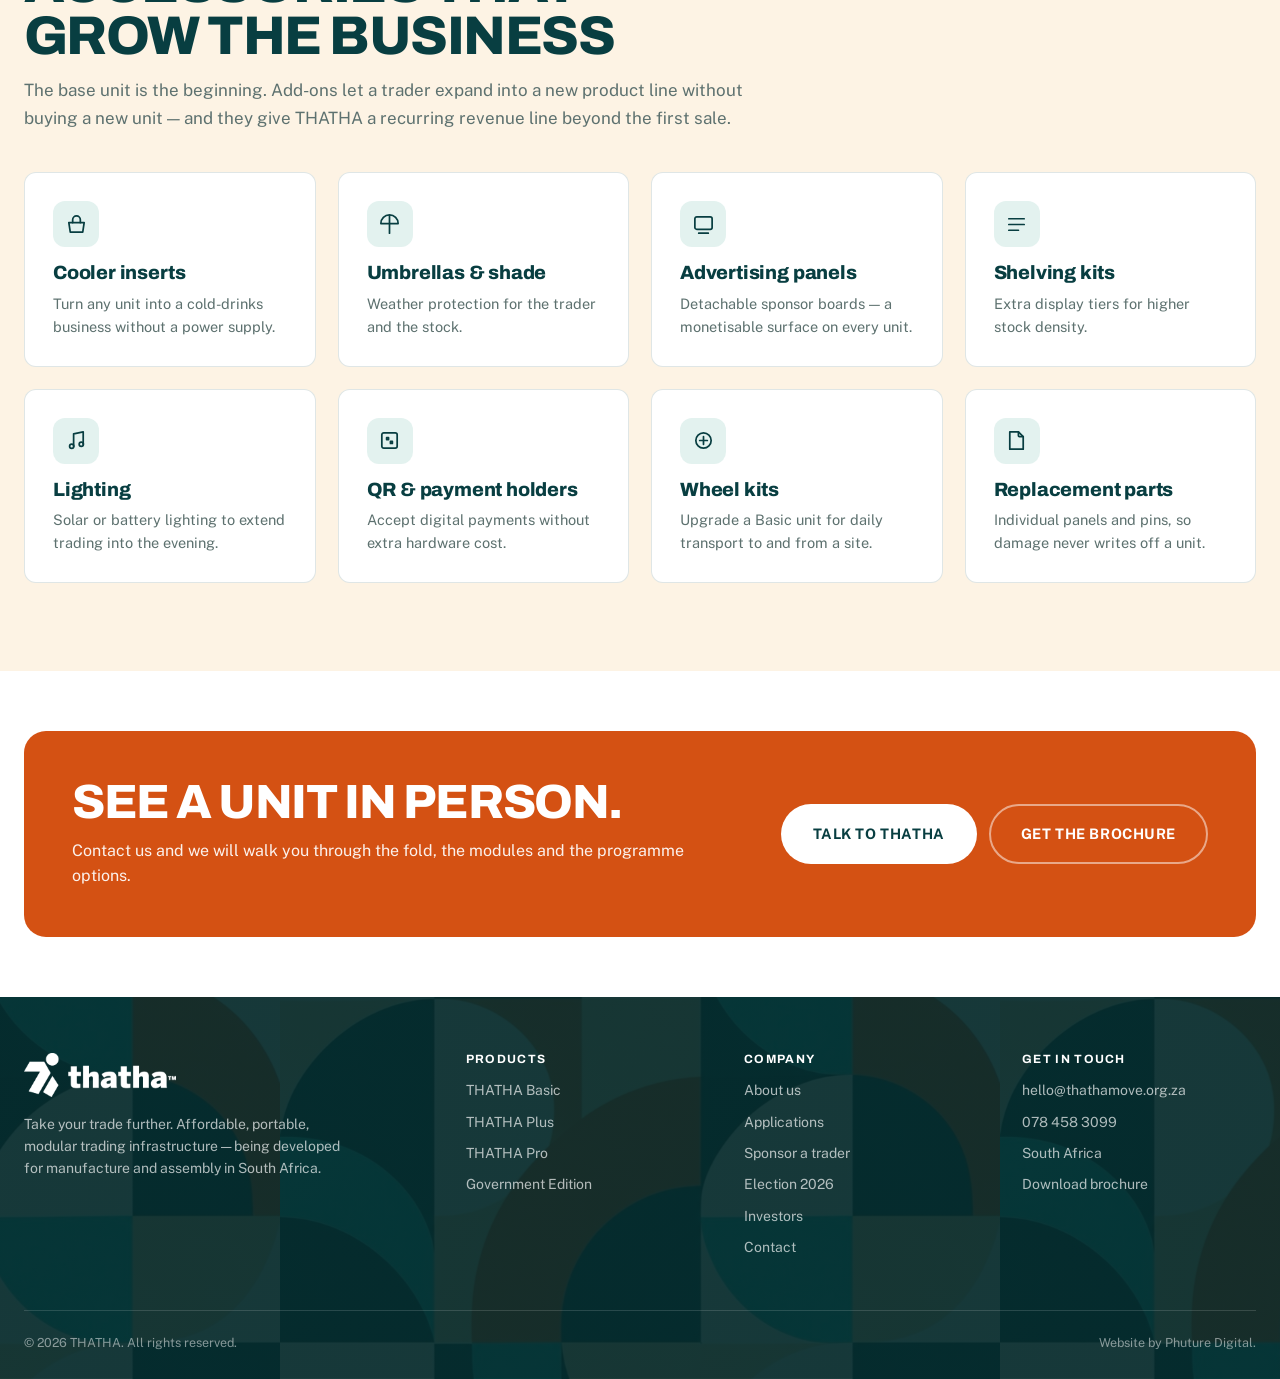
<file: products.html>
<!doctype html>
<html lang="en-ZA">
<head>
<meta charset="utf-8" />
<meta name="viewport" content="width=device-width, initial-scale=1" />
<title>Products — THATHA Basic, Plus, Pro &amp; Government Edition</title>
<meta name="description" content="The THATHA range: Basic, Plus, Pro and Government Edition. Portable, modular trading units with slot-and-lock assembly, branding panels and a growing accessory ecosystem." />
<meta property="og:type" content="website" />
<meta property="og:site_name" content="THATHA" />
<meta property="og:locale" content="en_ZA" />
<meta property="og:title" content="THATHA products — Basic, Plus, Pro &amp; Government Edition" />
<meta property="og:description" content="One affordable base unit that becomes a flexible platform for food, drinks, produce, retail and events." />
<meta property="og:image" content="assets/hero-cart.webp?v=20261105" />
<meta name="twitter:card" content="summary_large_image" />
<link rel="icon" href="assets/favicon.svg" type="image/svg+xml" />
<link rel="apple-touch-icon" href="assets/apple-touch-icon.png" />
<link rel="preconnect" href="https://fonts.googleapis.com" />
<link rel="preconnect" href="https://fonts.gstatic.com" crossorigin />
<link rel="stylesheet" href="https://fonts.googleapis.com/css2?family=Archivo:wght@600;700;800&family=Public+Sans:wght@400;500;600;700&display=swap" />
<link rel="stylesheet" href="styles.css?v=20261105-mobile" />
</head>
<body>
<a class="skip" href="#main">Skip to content</a>


<nav class="nav">
  <div class="wrap nav-inner">
    <a class="nav-logo" href="index.html" aria-label="THATHA home">
      <img src="assets/logo/lockup-white.webp" alt="THATHA" width="900" height="261" />
    </a>
    <div class="nav-links" id="nav-links">
      <a href="index.html">Home</a>
      <a href="products.html" class="active">Products</a>
      <a href="applications.html">Applications</a>
      <a href="government.html">Government</a>
      <a href="sponsor.html">Sponsor</a>
      <a href="election.html">Election 2026</a>
      <a href="investors.html">Investors</a>
      <a href="about.html">About</a>
      <a href="contact.html">Contact</a>
    </div>
    <div class="nav-actions">
      <a class="btn btn-primary btn-sm" href="contact.html#enquiry">Talk to us</a>
      <button class="nav-toggle" type="button" aria-label="Menu" aria-expanded="false" aria-controls="nav-links">
        <svg viewBox="0 0 24 24" fill="none" stroke="currentColor" stroke-width="2" stroke-linecap="round"><path d="M3 6h18M3 12h18M3 18h18"/></svg>
      </button>
    </div>
  </div>
</nav>

<main id="main">

<header class="page-header">
  <div class="wrap">
    <div class="crumb"><a href="index.html">Home</a><span class="sep">/</span>Products</div>
    <h1>One unit.<br />Many businesses.</h1>
    <p class="lead">The affordable base unit becomes a flexible platform for food, beverages, produce, services, events and sponsored enterprise programmes. Start where your budget is — upgrade as you grow.</p>
  </div>
</header>

<section class="section band-cream vision-story">
  <div class="wrap"><div class="section-head wide"><div><span class="eyebrow">From first sale to daily trade</span><h2>A product should earn<br />its place every day</h2></div><p class="lead">The idea starts small: carry it, open it, stock it and trade. As demand grows, the same system can add capacity, visibility and new ways to sell.</p></div>
    <div class="vision-grid vision-grid-2"><figure class="vision-card vision-contain"><img src="assets/vision/tradefold.webp" alt="THATHA Tradefold visual exploration showing a folding retail counter and possible product ecosystem" width="828" height="1243" loading="lazy" /><figcaption><b>The compact starting point</b><span>Tradefold explores a fold-flat counter for first-time and highly mobile traders.</span></figcaption></figure><figure class="vision-card vision-portrait"><img src="assets/vision/wearable-trader.webp" alt="Visual exploration of a wearable THATHA selling system stocked with snacks and drinks" width="828" height="894" loading="lazy" /><figcaption><b>Trade can move with the person</b><span>A wearable format explores selling where a fixed counter cannot go.</span></figcaption></figure></div>
    <p class="vision-note">These images communicate product direction. Engineering, specifications, availability and pricing are not yet final.</p>
  </div>
</section>

<section class="section band-white">
  <div class="wrap">
    <div class="section-head">
      <span class="eyebrow">The ladder</span>
      <h2>Start affordable.<br />Upgrade as you grow.</h2>
      <p class="lead">Four tiers, one shared design language. Accessories and spare parts fit across the range, so nothing you buy is wasted when you move up.</p>
    </div>

    <div class="prod-grid">
      <article class="prod">
        <div class="prod-media"><img src="assets/products/basic.webp?v=20261105" alt="THATHA Basic trading unit" width="835" height="551" /></div>
        <div class="prod-body">
          <h3 class="prod-name">Thatha <em>Basic</em></h3>
          <p class="prod-tag">The affordable starting point.</p>
          <ul class="ticks">
            <li>Lightweight &amp; portable</li>
            <li>Quick setup in minutes</li>
            <li>Ideal for first-time traders</li>
          </ul>
          <div class="prod-foot"><span class="prod-price"><small>Indicative from</small><strong>R999</strong></span></div>
        </div>
      </article>
      <article class="prod featured">
        <div class="prod-media"><img src="assets/products/plus.webp?v=20261105" alt="THATHA Plus trading unit" width="815" height="543" /></div>
        <div class="prod-body">
          <h3 class="prod-name">Thatha <em>Plus</em></h3>
          <p class="prod-tag">More space. More possibilities.</p>
          <ul class="ticks">
            <li>Extra counter space</li>
            <li>Shelves &amp; side table</li>
            <li>Umbrella &amp; branding panels</li>
          </ul>
          <div class="prod-foot"><span class="prod-price"><small>Indicative from</small><strong>R1,499</strong></span></div>
        </div>
      </article>
      <article class="prod">
        <div class="prod-media"><img src="assets/products/pro.webp?v=20261105" alt="THATHA Pro trading unit" width="826" height="551" /></div>
        <div class="prod-body">
          <h3 class="prod-name">Thatha <em>Pro</em></h3>
          <p class="prod-tag">Go bigger. Trade better.</p>
          <ul class="ticks">
            <li>Large trading area</li>
            <li>Lockable storage</li>
            <li>Heavy duty &amp; durable</li>
          </ul>
          <div class="prod-foot"><span class="prod-price"><small>Indicative from</small><strong>R2,499</strong></span></div>
        </div>
      </article>
      <article class="prod">
        <div class="prod-media"><img src="assets/products/government.webp?v=20261105" alt="THATHA Government Edition trading unit" width="818" height="545" /></div>
        <div class="prod-body">
          <h3 class="prod-name">Thatha <span class="gov">Government</span></h3>
          <p class="prod-tag">Built for programmes. Built for impact.</p>
          <ul class="ticks">
            <li>Bulk pricing</li>
            <li>Branding &amp; training</li>
            <li>After-sales support</li>
          </ul>
          <div class="prod-foot"><span class="prod-price"><small>Programme pricing</small><strong>Enquire</strong></span></div>
        </div>
      </article>
    </div>

    <div class="note-box mt-l">
      <b>Pricing status.</b>
      <p class="mt-s">THATHA is at pre-production stage. Every price on this page is an indicative planning target that will be confirmed after prototyping, bill-of-materials costing and manufacturer quotation. Nothing on this page is a quotation or an offer to sell.</p>
    </div>
  </div>
</section>

<!-- ---------- BASIC ---------- -->
<section class="section band-cream" id="basic">
  <div class="wrap">
    <div class="split">
      <div class="split-copy">
        <span class="eyebrow on-dark">Thatha Basic</span>
        <h2>Affordable. Practical.<br />Built for every trader.</h2>
        <p>The mass-market unit. Designed for institutional scale without losing dignity, portability or local repairability — a simplified, tool-free construction that avoids expensive custom runners and makes individual parts easy to replace.</p>
        <ul class="ticks on-dark mt-m">
          <li>Flat-pack transport</li>
          <li>Tool-free slot-and-pin assembly</li>
          <li>Replaceable modular panels</li>
          <li>Optional canopy and wheel kit</li>
          <li>Detachable sponsor branding</li>
        </ul>
        <div class="btn-row mt-m">
          <a class="btn btn-primary" href="contact.html?interest=Basic">Enquire about Basic</a>
        </div>
      </div>
      <div class="split-media"><img src="assets/products/basic.webp?v=20261105" alt="THATHA Basic trading unit" width="835" height="551" loading="lazy" /></div>
    </div>
  </div>
</section>

<!-- ---------- PLUS ---------- -->
<section class="section band-white" id="plus">
  <div class="wrap">
    <div class="split reverse">
      <div class="split-copy">
        <span class="eyebrow on-dark">Thatha Plus</span>
        <h2>More counter.<br />More to sell.</h2>
        <p>For the trader who has outgrown the starting point. Plus adds working surface, shelving and shade — the three things traders ask for first once volume picks up.</p>
        <ul class="ticks on-dark mt-m">
          <li>Extended counter and side table</li>
          <li>Internal shelving for stock</li>
          <li>Umbrella mount and shade package</li>
          <li>Larger branding and advertising panels</li>
          <li>Wheel kit for daily transport</li>
        </ul>
        <div class="btn-row mt-m">
          <a class="btn btn-primary" href="contact.html?interest=Plus">Enquire about Plus</a>
        </div>
      </div>
      <div class="split-media"><img src="assets/products/plus.webp?v=20261105" alt="THATHA Plus trading unit" width="815" height="543" loading="lazy" /></div>
    </div>
  </div>
</section>

<!-- ---------- PRO ---------- -->
<section class="section band-cream" id="pro">
  <div class="wrap">
    <div class="split">
      <div class="split-copy">
        <span class="eyebrow on-dark">Thatha Pro</span>
        <h2>The full trading floor.</h2>
        <p>The large-format unit for established traders, food businesses and event operators. Lockable storage means stock stays with the unit overnight, and the heavier frame carries cooking and refrigeration modules.</p>
        <ul class="ticks on-dark mt-m">
          <li>Largest trading and display area</li>
          <li>Lockable overnight storage</li>
          <li>Food and beverage module ready</li>
          <li>Heavy-duty frame and wheels</li>
          <li>Suited to events and corporate activations</li>
        </ul>
        <div class="btn-row mt-m">
          <a class="btn btn-primary" href="contact.html?interest=Pro">Enquire about Pro</a>
        </div>
      </div>
      <div class="split-media"><img src="assets/products/pro.webp?v=20261105" alt="THATHA Pro trading unit" width="826" height="551" loading="lazy" /></div>
    </div>
  </div>
</section>

<!-- ---------- COMPARISON ---------- -->
<section class="section band-white">
  <div class="wrap">
    <div class="section-head">
      <span class="eyebrow">Side by side</span>
      <h2>Compare the range</h2>
      <p class="lead">Specifications are design intent at pre-production stage and will be confirmed on prototype sign-off.</p>
    </div>
    <p class="table-hint">Scroll to compare</p>
    <div class="table-scroll">
      <table class="spec">
        <thead>
          <tr><th scope="col">Feature</th><th scope="col">Basic</th><th scope="col">Plus</th><th scope="col">Pro</th><th scope="col">Government</th></tr>
        </thead>
        <tbody>
          <tr><th scope="row">Indicative price from</th><td>R999</td><td>R1,499</td><td>R2,499</td><td>Programme pricing</td></tr>
          <tr><th scope="row">Tool-free assembly</th><td class="yes">Yes</td><td class="yes">Yes</td><td class="yes">Yes</td><td class="yes">Yes</td></tr>
          <tr><th scope="row">Flat-pack transport</th><td class="yes">Yes</td><td class="yes">Yes</td><td class="yes">Yes</td><td class="yes">Yes</td></tr>
          <tr><th scope="row">Counter space</th><td>Standard</td><td>Extended</td><td>Large</td><td>Specified per programme</td></tr>
          <tr><th scope="row">Shelving</th><td class="no">Optional</td><td class="yes">Included</td><td class="yes">Included</td><td>Per programme</td></tr>
          <tr><th scope="row">Shade / canopy</th><td class="no">Optional kit</td><td class="yes">Included</td><td class="yes">Included</td><td class="yes">Included</td></tr>
          <tr><th scope="row">Wheel kit</th><td class="no">Optional kit</td><td class="yes">Included</td><td class="yes">Included</td><td class="yes">Included</td></tr>
          <tr><th scope="row">Lockable storage</th><td class="no">—</td><td class="no">—</td><td class="yes">Yes</td><td class="yes">Yes</td></tr>
          <tr><th scope="row">Branding panels</th><td>Single panel</td><td>Expanded</td><td>Expanded</td><td>Sponsor &amp; municipal</td></tr>
          <tr><th scope="row">Trader training</th><td class="no">—</td><td class="no">—</td><td class="no">—</td><td class="yes">Included</td></tr>
          <tr><th scope="row">After-sales support</th><td>Spare parts</td><td>Spare parts</td><td>Spare parts</td><td class="yes">Programme SLA</td></tr>
        </tbody>
      </table>
    </div>
  </div>
</section>

<!-- ---------- ACCESSORIES ---------- -->
<section class="section band-cream">
  <div class="wrap">
    <div class="section-head">
      <span class="eyebrow">The ecosystem</span>
      <h2>Accessories that<br />grow the business</h2>
      <p class="lead">The base unit is the beginning. Add-ons let a trader expand into a new product line without buying a new unit — and they give THATHA a recurring revenue line beyond the first sale.</p>
    </div>
    <div class="grid grid-4">
      <article class="card hover">
        <div class="card-icon"><svg viewBox="0 0 24 24" fill="none" stroke="currentColor" stroke-width="1.8" stroke-linecap="round" stroke-linejoin="round"><path d="M4 10h16l-1.5 10h-13L4 10Z"/><path d="M8 10V7a4 4 0 0 1 8 0v3"/></svg></div>
        <h3>Cooler inserts</h3><p>Turn any unit into a cold-drinks business without a power supply.</p>
      </article>
      <article class="card hover">
        <div class="card-icon"><svg viewBox="0 0 24 24" fill="none" stroke="currentColor" stroke-width="1.8" stroke-linecap="round" stroke-linejoin="round"><path d="M12 3v18"/><path d="M3 11a9 9 0 0 1 18 0Z"/></svg></div>
        <h3>Umbrellas &amp; shade</h3><p>Weather protection for the trader and the stock.</p>
      </article>
      <article class="card hover">
        <div class="card-icon"><svg viewBox="0 0 24 24" fill="none" stroke="currentColor" stroke-width="1.8" stroke-linecap="round" stroke-linejoin="round"><rect x="3" y="4" width="18" height="13" rx="2"/><path d="M7 21h10"/></svg></div>
        <h3>Advertising panels</h3><p>Detachable sponsor boards — a monetisable surface on every unit.</p>
      </article>
      <article class="card hover">
        <div class="card-icon"><svg viewBox="0 0 24 24" fill="none" stroke="currentColor" stroke-width="1.8" stroke-linecap="round" stroke-linejoin="round"><path d="M4 6h16M4 12h16M4 18h10"/></svg></div>
        <h3>Shelving kits</h3><p>Extra display tiers for higher stock density.</p>
      </article>
      <article class="card hover">
        <div class="card-icon"><svg viewBox="0 0 24 24" fill="none" stroke="currentColor" stroke-width="1.8" stroke-linecap="round" stroke-linejoin="round"><path d="M9 18V5l10-2v13"/><circle cx="7" cy="18" r="2.2"/><circle cx="17" cy="16" r="2.2"/></svg></div>
        <h3>Lighting</h3><p>Solar or battery lighting to extend trading into the evening.</p>
      </article>
      <article class="card hover">
        <div class="card-icon"><svg viewBox="0 0 24 24" fill="none" stroke="currentColor" stroke-width="1.8" stroke-linecap="round" stroke-linejoin="round"><rect x="4" y="4" width="16" height="16" rx="2"/><path d="M9 9h2v2H9zM13 13h2v2h-2z"/></svg></div>
        <h3>QR &amp; payment holders</h3><p>Accept digital payments without extra hardware cost.</p>
      </article>
      <article class="card hover">
        <div class="card-icon"><svg viewBox="0 0 24 24" fill="none" stroke="currentColor" stroke-width="1.8" stroke-linecap="round" stroke-linejoin="round"><circle cx="12" cy="12" r="8"/><path d="M12 8v8M8 12h8"/></svg></div>
        <h3>Wheel kits</h3><p>Upgrade a Basic unit for daily transport to and from a site.</p>
      </article>
      <article class="card hover">
        <div class="card-icon"><svg viewBox="0 0 24 24" fill="none" stroke="currentColor" stroke-width="1.8" stroke-linecap="round" stroke-linejoin="round"><path d="M14 3v4a1 1 0 0 0 1 1h4"/><path d="M5 3h9l5 5v13H5Z"/></svg></div>
        <h3>Replacement parts</h3><p>Individual panels and pins, so damage never writes off a unit.</p>
      </article>
    </div>
  </div>
</section>

<section class="section tight band-white">
  <div class="wrap">
    <div class="cta-band">
      <div>
        <h2>See a unit in person.</h2>
        <p>Contact us and we will walk you through the fold, the modules and the programme options.</p>
      </div>
      <div class="btn-row">
        <a class="btn btn-light btn-lg" href="contact.html">Talk to THATHA</a>
        <a class="btn btn-outline-light btn-lg" href="contact.html?interest=Brochure">Get the brochure</a>
      </div>
    </div>
  </div>
</section>

</main>








<footer class="site">
  <div class="wrap">
    <div class="foot-grid">
      <div class="foot-brand">
        <img src="assets/logo/lockup-white.webp" alt="THATHA" width="900" height="261" />
        <p>Take your trade further. Affordable, portable, modular trading infrastructure — being developed for manufacture and assembly in South Africa.</p>
      </div>
      <div>
        <h4>Products</h4>
        <ul>
          <li><a href="products.html#basic">THATHA Basic</a></li>
          <li><a href="products.html#plus">THATHA Plus</a></li>
          <li><a href="products.html#pro">THATHA Pro</a></li>
          <li><a href="government.html">Government Edition</a></li>
        </ul>
      </div>
      <div>
        <h4>Company</h4>
        <ul>
          <li><a href="about.html">About us</a></li>
          <li><a href="applications.html">Applications</a></li>
          <li><a href="sponsor.html">Sponsor a trader</a></li>
          <li><a href="election.html">Election 2026</a></li>
          <li><a href="investors.html">Investors</a></li>
          <li><a href="contact.html">Contact</a></li>
        </ul>
      </div>
      <div>
        <h4>Get in touch</h4>
        <ul>
          <li><a href="mailto:hello@thathamove.org.za">hello@thathamove.org.za</a></li>
          <li><a href="tel:0784583099">078 458 3099</a></li>
          <li>South Africa</li>
          <li><a href="contact.html?interest=Brochure">Download brochure</a></li>
        </ul>
      </div>
    </div>
    <div class="foot-bottom">
      <span>&copy; 2026 THATHA. All rights reserved.</span>
      <span>Website by <a href="https://www.phuturedigital.co.za" rel="noopener">Phuture Digital</a>.</span>
    </div>
  </div>
</footer>

<script src="site.js?v=20261105-mobile" defer></script>
</body>
</html>
</file>
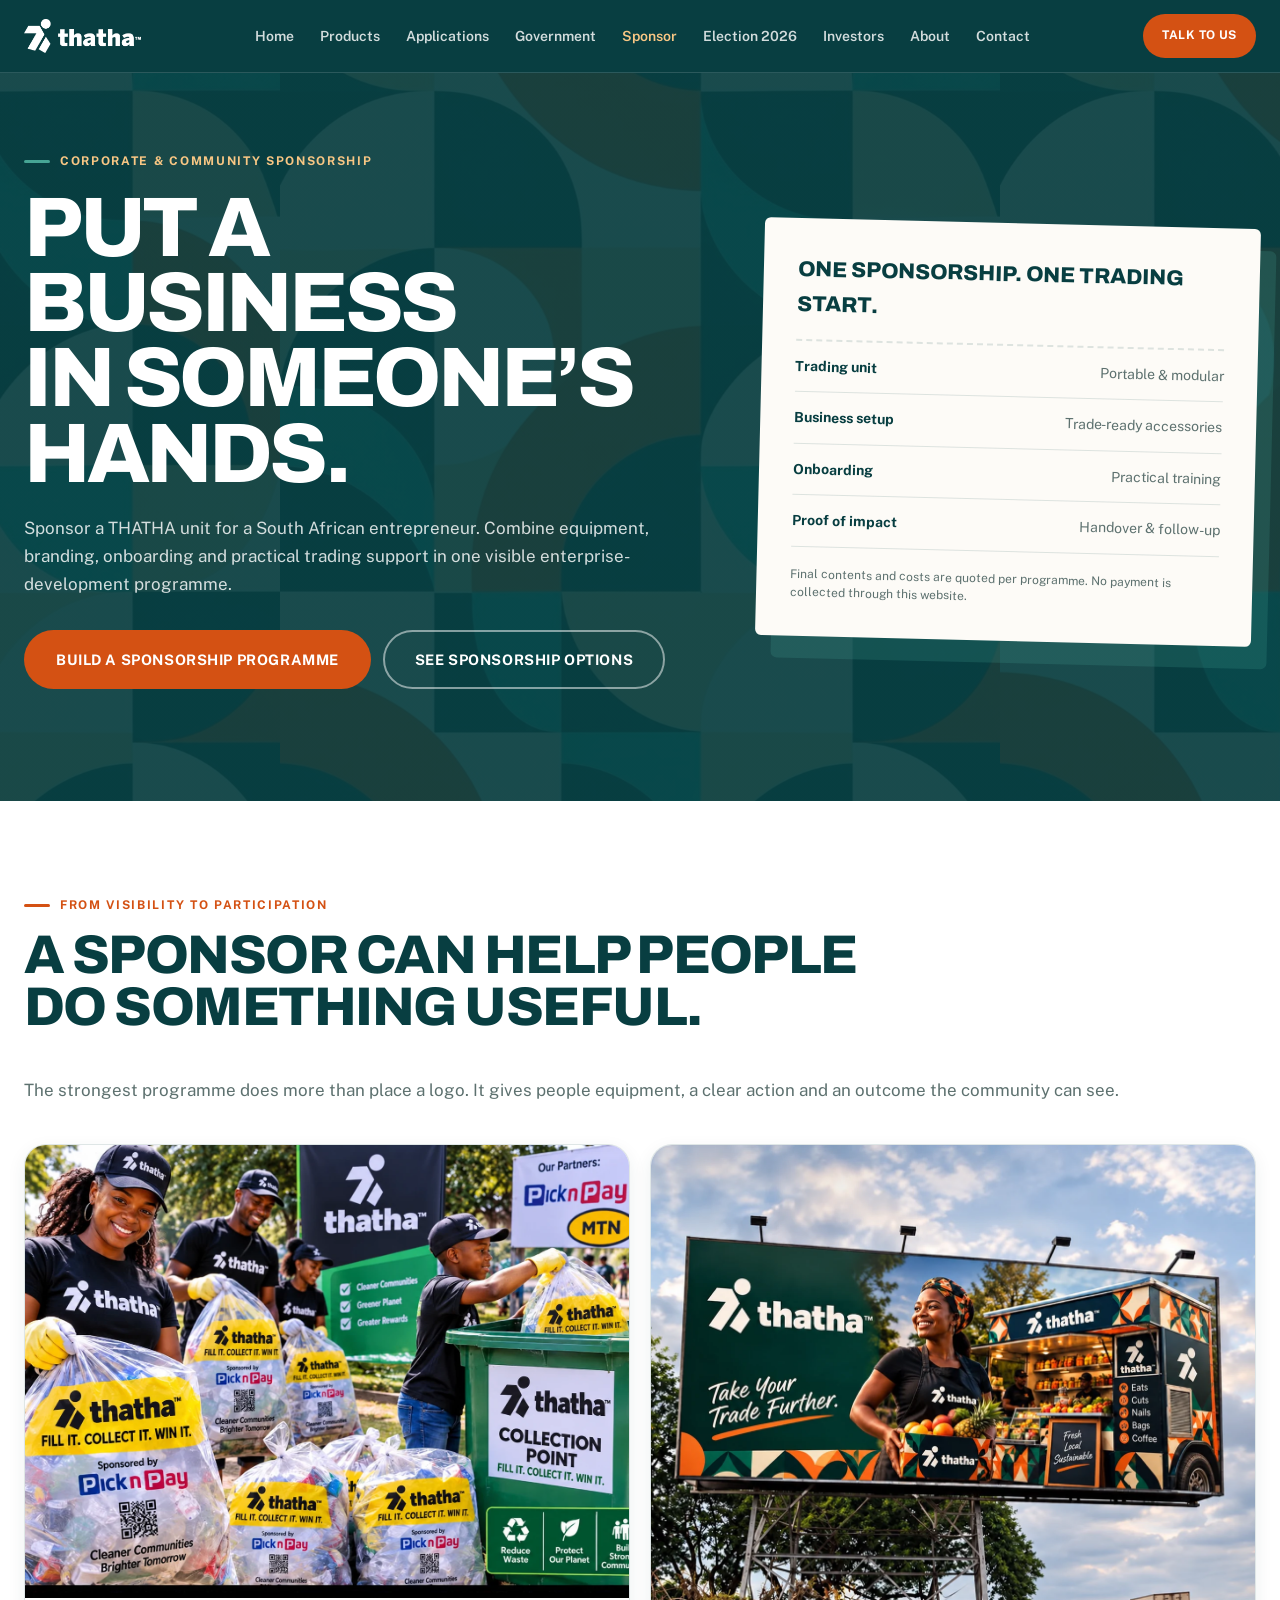
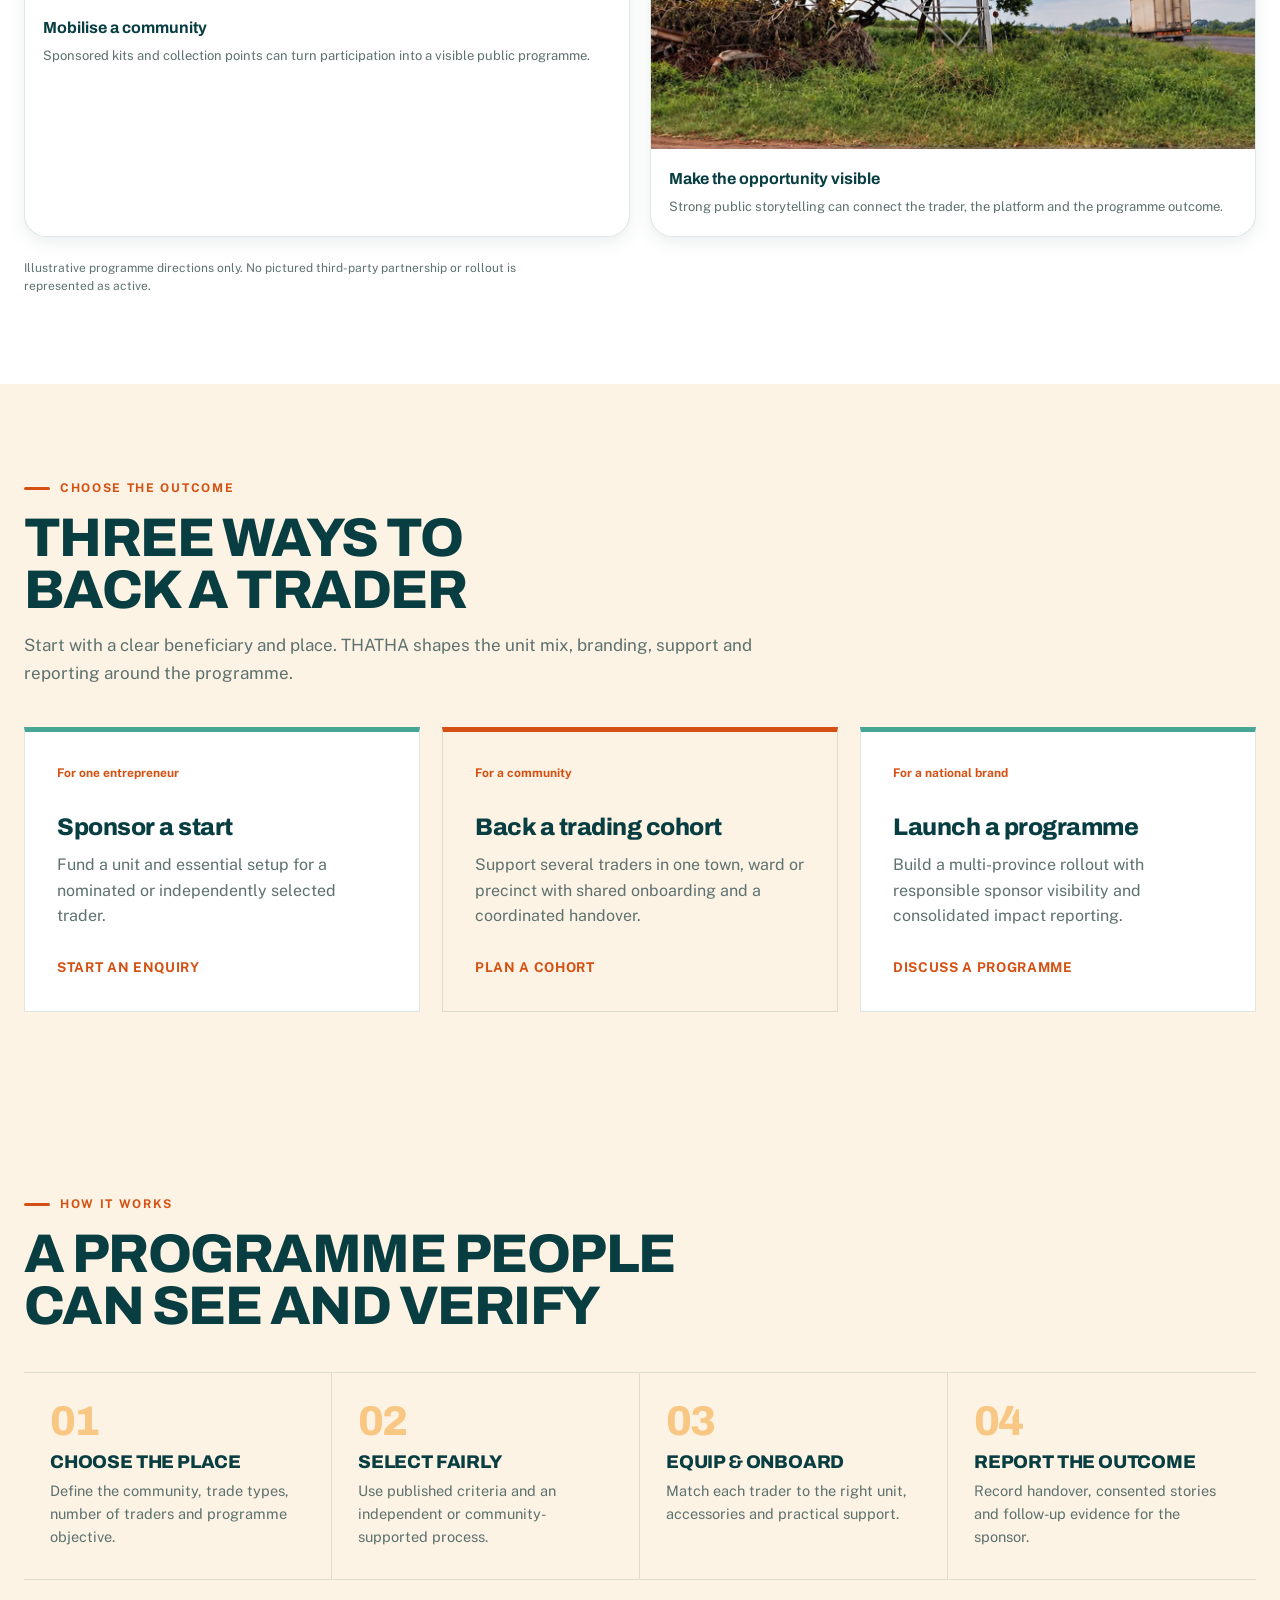
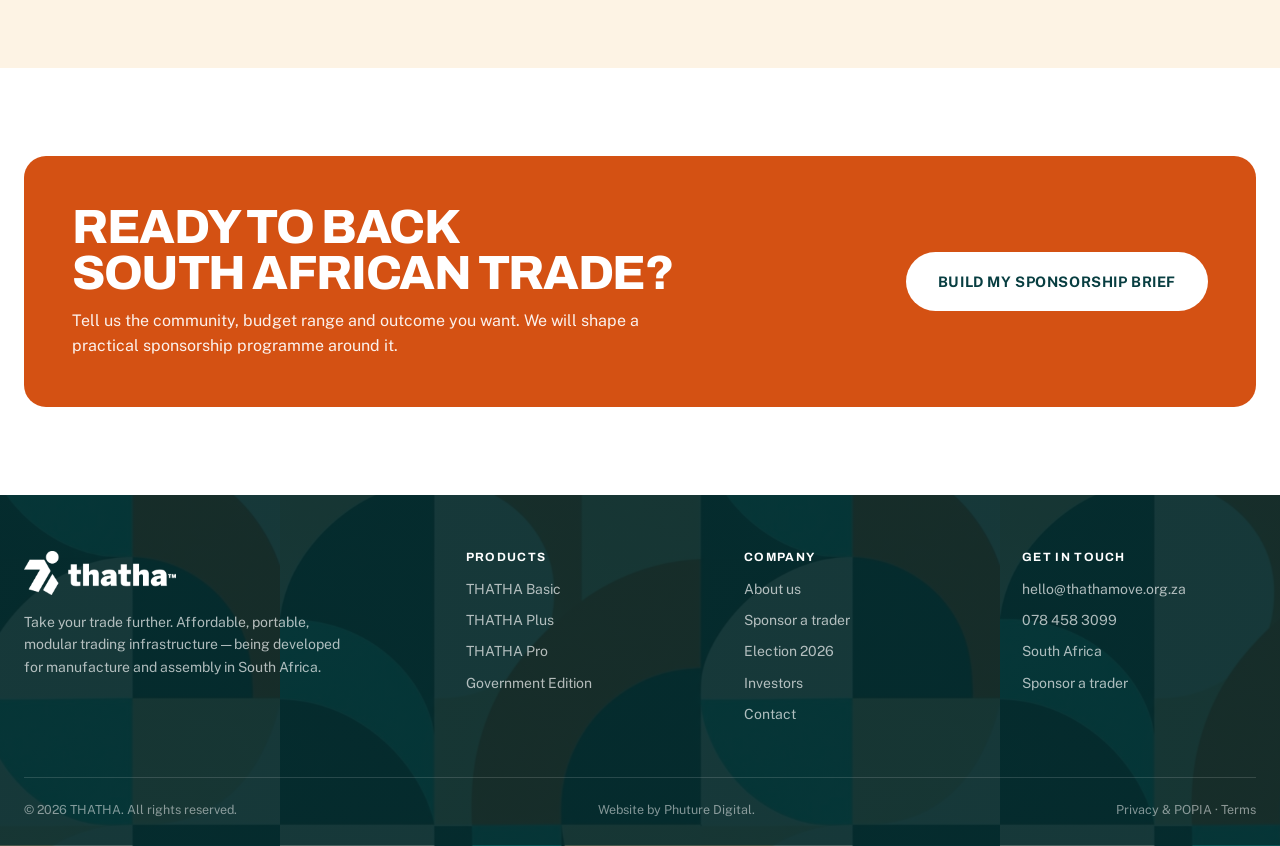
<file: sponsor.html>
<!doctype html>
<html lang="en-ZA">
<head>
<meta charset="utf-8" />
<meta name="viewport" content="width=device-width, initial-scale=1" />
<title>Sponsor a trader — THATHA</title>
<meta name="description" content="Sponsor portable trading infrastructure for a South African entrepreneur, a community cohort or a national enterprise-development campaign." />
<meta property="og:type" content="website" /><meta property="og:site_name" content="THATHA" /><meta property="og:locale" content="en_ZA" />
<meta property="og:title" content="Sponsor a trader — THATHA" /><meta property="og:description" content="Turn enterprise-development spend into visible trading infrastructure for South African entrepreneurs." /><meta property="og:image" content="assets/hero-cart.webp?v=20261105" />
<link rel="icon" href="assets/favicon.svg" type="image/svg+xml" /><link rel="apple-touch-icon" href="assets/apple-touch-icon.png" />
<link rel="preconnect" href="https://fonts.googleapis.com" /><link rel="preconnect" href="https://fonts.gstatic.com" crossorigin />
<link rel="stylesheet" href="https://fonts.googleapis.com/css2?family=Archivo:wght@600;700;800&family=Public+Sans:wght@400;500;600;700&display=swap" /><link rel="stylesheet" href="styles.css?v=20261105-mobile" />
</head>
<body>
<a class="skip" href="#main">Skip to content</a>
<nav class="nav"><div class="wrap nav-inner"><a class="nav-logo" href="index.html" aria-label="THATHA home"><img src="assets/logo/lockup-white.webp" alt="THATHA" width="900" height="261" /></a><div class="nav-links" id="nav-links"><a href="index.html">Home</a><a href="products.html">Products</a><a href="applications.html">Applications</a><a href="government.html">Government</a><a href="sponsor.html" class="active">Sponsor</a><a href="election.html">Election 2026</a><a href="investors.html">Investors</a><a href="about.html">About</a><a href="contact.html">Contact</a></div><div class="nav-actions"><a class="btn btn-primary btn-sm" href="contact.html#enquiry">Talk to us</a><button class="nav-toggle" type="button" aria-label="Menu" aria-expanded="false" aria-controls="nav-links"><svg viewBox="0 0 24 24" fill="none" stroke="currentColor" stroke-width="2" stroke-linecap="round"><path d="M3 6h18M3 12h18M3 18h18"/></svg></button></div></div></nav>
<main id="main">
  <header class="impact-hero"><div class="wrap impact-hero-grid"><div><span class="eyebrow on-dark">Corporate &amp; community sponsorship</span><h1>Put a business<br />in someone&rsquo;s hands.</h1><p class="lead on-dark">Sponsor a THATHA unit for a South African entrepreneur. Combine equipment, branding, onboarding and practical trading support in one visible enterprise-development programme.</p><div class="btn-row hero-actions"><a class="btn btn-primary btn-lg" href="contact.html?interest=Sponsor">Build a sponsorship programme</a><a class="btn btn-outline-light btn-lg" href="#options">See sponsorship options</a></div></div><aside class="sponsor-receipt" aria-label="What a sponsorship can include"><p class="receipt-title">One sponsorship. One trading start.</p><dl><div><dt>Trading unit</dt><dd>Portable &amp; modular</dd></div><div><dt>Business setup</dt><dd>Trade-ready accessories</dd></div><div><dt>Onboarding</dt><dd>Practical training</dd></div><div><dt>Proof of impact</dt><dd>Handover &amp; follow-up</dd></div></dl><p class="receipt-note">Final contents and costs are quoted per programme. No payment is collected through this website.</p></aside></div></header>
  <section class="section band-white vision-story"><div class="wrap"><div class="section-head wide"><div><span class="eyebrow">From visibility to participation</span><h2>A sponsor can help people<br />do something useful.</h2></div><p class="lead">The strongest programme does more than place a logo. It gives people equipment, a clear action and an outcome the community can see.</p></div><div class="vision-grid vision-grid-2"><figure class="vision-card"><img src="assets/vision/cleanup-campaign.webp" alt="Visual exploration of a sponsored THATHA Move community clean-up campaign" width="828" height="546" loading="lazy" /><figcaption><b>Mobilise a community</b><span>Sponsored kits and collection points can turn participation into a visible public programme.</span></figcaption></figure><figure class="vision-card vision-square"><img src="assets/vision/roadside-vision.webp" alt="Billboard-style THATHA Move visual exploration connecting a local trader to a mobile food platform" width="828" height="795" loading="lazy" /><figcaption><b>Make the opportunity visible</b><span>Strong public storytelling can connect the trader, the platform and the programme outcome.</span></figcaption></figure></div><p class="vision-note">Illustrative programme directions only. No pictured third-party partnership or rollout is represented as active.</p></div></section><section class="section band-cream" id="options"><div class="wrap"><div class="section-head"><span class="eyebrow">Choose the outcome</span><h2>Three ways to<br />back a trader</h2><p class="lead">Start with a clear beneficiary and place. THATHA shapes the unit mix, branding, support and reporting around the programme.</p></div><div class="grid grid-3 sponsor-options"><article class="sponsor-option"><span class="option-signal">For one entrepreneur</span><h3>Sponsor a start</h3><p>Fund a unit and essential setup for a nominated or independently selected trader.</p><a class="textlink" href="contact.html?interest=Sponsor">Start an enquiry</a></article><article class="sponsor-option featured"><span class="option-signal">For a community</span><h3>Back a trading cohort</h3><p>Support several traders in one town, ward or precinct with shared onboarding and a coordinated handover.</p><a class="textlink" href="contact.html?interest=Sponsor">Plan a cohort</a></article><article class="sponsor-option"><span class="option-signal">For a national brand</span><h3>Launch a programme</h3><p>Build a multi-province rollout with responsible sponsor visibility and consolidated impact reporting.</p><a class="textlink" href="contact.html?interest=Sponsor">Discuss a programme</a></article></div></div></section>
  <section class="section band-cream"><div class="wrap"><div class="section-head"><span class="eyebrow">How it works</span><h2>A programme people<br />can see and verify</h2></div><div class="steps impact-steps"><div class="step"><span class="n">01</span><h3>Choose the place</h3><p>Define the community, trade types, number of traders and programme objective.</p></div><div class="step"><span class="n">02</span><h3>Select fairly</h3><p>Use published criteria and an independent or community-supported process.</p></div><div class="step"><span class="n">03</span><h3>Equip &amp; onboard</h3><p>Match each trader to the right unit, accessories and practical support.</p></div><div class="step"><span class="n">04</span><h3>Report the outcome</h3><p>Record handover, consented stories and follow-up evidence for the sponsor.</p></div></div></div></section>
  <section class="section band-white"><div class="wrap"><div class="cta-band"><div><h2>Ready to back<br />South African trade?</h2><p>Tell us the community, budget range and outcome you want. We will shape a practical sponsorship programme around it.</p></div><a class="btn btn-light btn-lg" href="contact.html?interest=Sponsor">Build my sponsorship brief</a></div></div></section>
</main>
<footer class="site"><div class="wrap"><div class="foot-grid"><div class="foot-brand"><img src="assets/logo/lockup-white.webp" alt="THATHA" width="900" height="261" /><p>Take your trade further. Affordable, portable, modular trading infrastructure — being developed for manufacture and assembly in South Africa.</p></div><div><h4>Products</h4><ul><li><a href="products.html#basic">THATHA Basic</a></li><li><a href="products.html#plus">THATHA Plus</a></li><li><a href="products.html#pro">THATHA Pro</a></li><li><a href="government.html">Government Edition</a></li></ul></div><div><h4>Company</h4><ul><li><a href="about.html">About us</a></li><li><a href="sponsor.html">Sponsor a trader</a></li><li><a href="election.html">Election 2026</a></li><li><a href="investors.html">Investors</a></li><li><a href="contact.html">Contact</a></li></ul></div><div><h4>Get in touch</h4><ul><li><a href="mailto:hello@thathamove.org.za">hello@thathamove.org.za</a></li><li><a href="tel:0784583099">078 458 3099</a></li><li>South Africa</li><li><a href="contact.html?interest=Sponsor">Sponsor a trader</a></li></ul></div></div><div class="foot-bottom"><span>&copy; 2026 THATHA. All rights reserved.</span><span>Website by <a href="https://www.phuturedigital.co.za" rel="noopener">Phuture Digital</a>.</span><span class="legal-links"><a href="privacy.html">Privacy &amp; POPIA</a> · <a href="terms.html">Terms</a></span></div></div></footer>
<script src="site.js?v=20261105-mobile" defer></script></body></html>
</file>
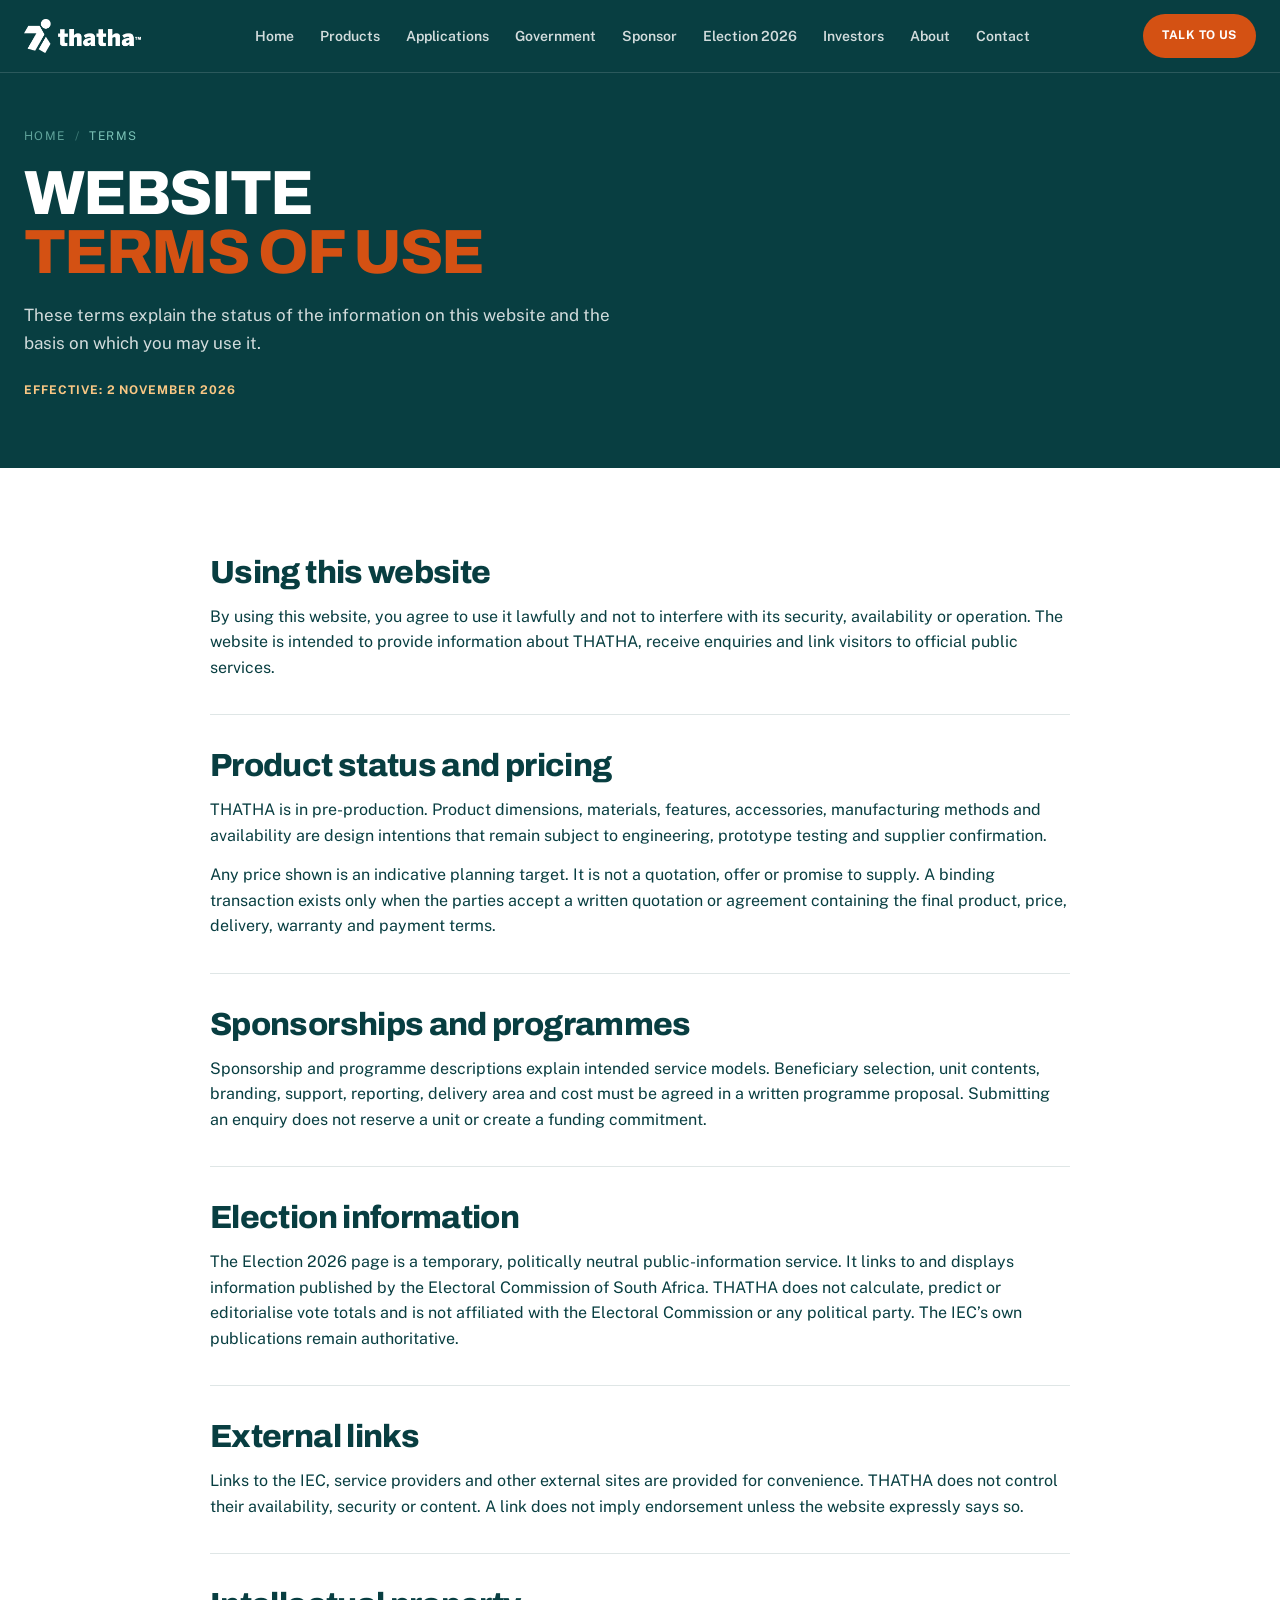
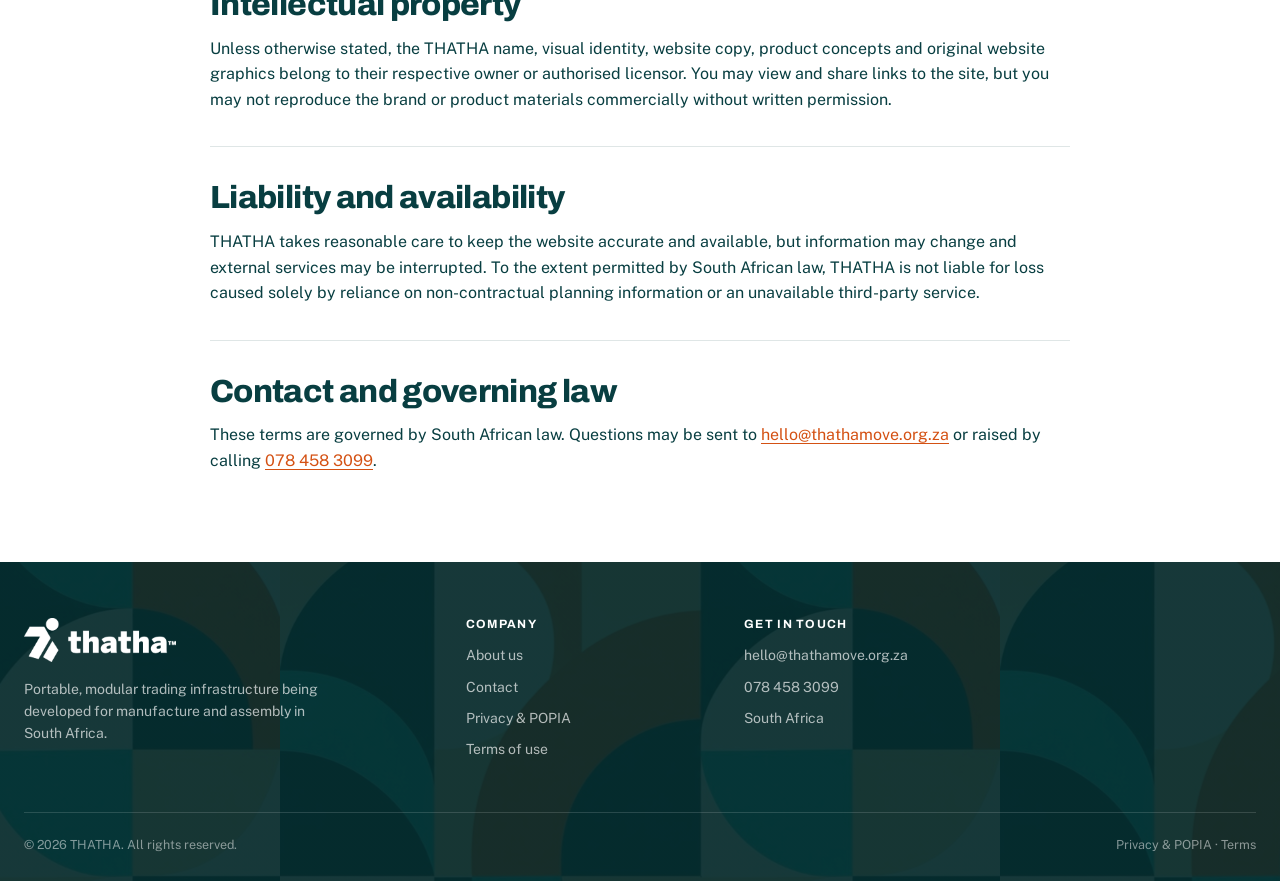
<file: terms.html>
<!doctype html>
<html lang="en-ZA">
<head>
<meta charset="utf-8" /><meta name="viewport" content="width=device-width, initial-scale=1" />
<title>Website terms of use — THATHA</title>
<meta name="description" content="Terms governing use of the THATHA website, product information, pricing targets, enquiries and official election information." />
<link rel="icon" href="assets/favicon.svg" type="image/svg+xml" /><link rel="apple-touch-icon" href="assets/apple-touch-icon.png" /><link rel="preconnect" href="https://fonts.googleapis.com" /><link rel="preconnect" href="https://fonts.gstatic.com" crossorigin /><link rel="stylesheet" href="https://fonts.googleapis.com/css2?family=Archivo:wght@600;700;800&family=Public+Sans:wght@400;500;600;700&display=swap" /><link rel="stylesheet" href="styles.css?v=20261105-mobile" />
</head>
<body>
<a class="skip" href="#main">Skip to content</a>
<nav class="nav"><div class="wrap nav-inner"><a class="nav-logo" href="index.html" aria-label="THATHA home"><img src="assets/logo/lockup-white.webp" alt="THATHA" width="900" height="261" /></a><div class="nav-links" id="nav-links"><a href="index.html">Home</a><a href="products.html">Products</a><a href="applications.html">Applications</a><a href="government.html">Government</a><a href="sponsor.html">Sponsor</a><a href="election.html">Election 2026</a><a href="investors.html">Investors</a><a href="about.html">About</a><a href="contact.html">Contact</a></div><div class="nav-actions"><a class="btn btn-primary btn-sm" href="contact.html#enquiry">Talk to us</a><button class="nav-toggle" type="button" aria-label="Menu" aria-expanded="false" aria-controls="nav-links"><svg viewBox="0 0 24 24" fill="none" stroke="currentColor" stroke-width="2" stroke-linecap="round"><path d="M3 6h18M3 12h18M3 18h18"/></svg></button></div></div></nav>
<main id="main" class="legal-page">
<header class="page-header"><div class="wrap"><div class="crumb"><a href="index.html">Home</a><span class="sep">/</span>Terms</div><h1>Website<br /><span class="accent">terms of use</span></h1><p class="lead">These terms explain the status of the information on this website and the basis on which you may use it.</p><p class="legal-updated">Effective: 2 November 2026</p></div></header>
<section class="section band-white"><div class="wrap legal-copy">
  <article><h2>Using this website</h2><p>By using this website, you agree to use it lawfully and not to interfere with its security, availability or operation. The website is intended to provide information about THATHA, receive enquiries and link visitors to official public services.</p></article>
  <article><h2>Product status and pricing</h2><p>THATHA is in pre-production. Product dimensions, materials, features, accessories, manufacturing methods and availability are design intentions that remain subject to engineering, prototype testing and supplier confirmation.</p><p>Any price shown is an indicative planning target. It is not a quotation, offer or promise to supply. A binding transaction exists only when the parties accept a written quotation or agreement containing the final product, price, delivery, warranty and payment terms.</p></article>
  <article><h2>Sponsorships and programmes</h2><p>Sponsorship and programme descriptions explain intended service models. Beneficiary selection, unit contents, branding, support, reporting, delivery area and cost must be agreed in a written programme proposal. Submitting an enquiry does not reserve a unit or create a funding commitment.</p></article>
  <article><h2>Election information</h2><p>The Election 2026 page is a temporary, politically neutral public-information service. It links to and displays information published by the Electoral Commission of South Africa. THATHA does not calculate, predict or editorialise vote totals and is not affiliated with the Electoral Commission or any political party. The IEC’s own publications remain authoritative.</p></article>
  <article><h2>External links</h2><p>Links to the IEC, service providers and other external sites are provided for convenience. THATHA does not control their availability, security or content. A link does not imply endorsement unless the website expressly says so.</p></article>
  <article><h2>Intellectual property</h2><p>Unless otherwise stated, the THATHA name, visual identity, website copy, product concepts and original website graphics belong to their respective owner or authorised licensor. You may view and share links to the site, but you may not reproduce the brand or product materials commercially without written permission.</p></article>
  <article><h2>Liability and availability</h2><p>THATHA takes reasonable care to keep the website accurate and available, but information may change and external services may be interrupted. To the extent permitted by South African law, THATHA is not liable for loss caused solely by reliance on non-contractual planning information or an unavailable third-party service.</p></article>
  <article><h2>Contact and governing law</h2><p>These terms are governed by South African law. Questions may be sent to <a href="mailto:hello@thathamove.org.za">hello@thathamove.org.za</a> or raised by calling <a href="tel:0784583099">078 458 3099</a>.</p></article>
</div></section>
</main>
<footer class="site"><div class="wrap"><div class="foot-grid"><div class="foot-brand"><img src="assets/logo/lockup-white.webp" alt="THATHA" width="900" height="261" /><p>Portable, modular trading infrastructure being developed for manufacture and assembly in South Africa.</p></div><div><h4>Company</h4><ul><li><a href="about.html">About us</a></li><li><a href="contact.html">Contact</a></li><li><a href="privacy.html">Privacy &amp; POPIA</a></li><li><a href="terms.html">Terms of use</a></li></ul></div><div><h4>Get in touch</h4><ul><li><a href="mailto:hello@thathamove.org.za">hello@thathamove.org.za</a></li><li><a href="tel:0784583099">078 458 3099</a></li><li>South Africa</li></ul></div></div><div class="foot-bottom"><span>&copy; 2026 THATHA. All rights reserved.</span><span class="legal-links"><a href="privacy.html">Privacy &amp; POPIA</a> · <a href="terms.html">Terms</a></span></div></div></footer>
<script src="site.js?v=20261105-mobile" defer></script></body></html>
</file>
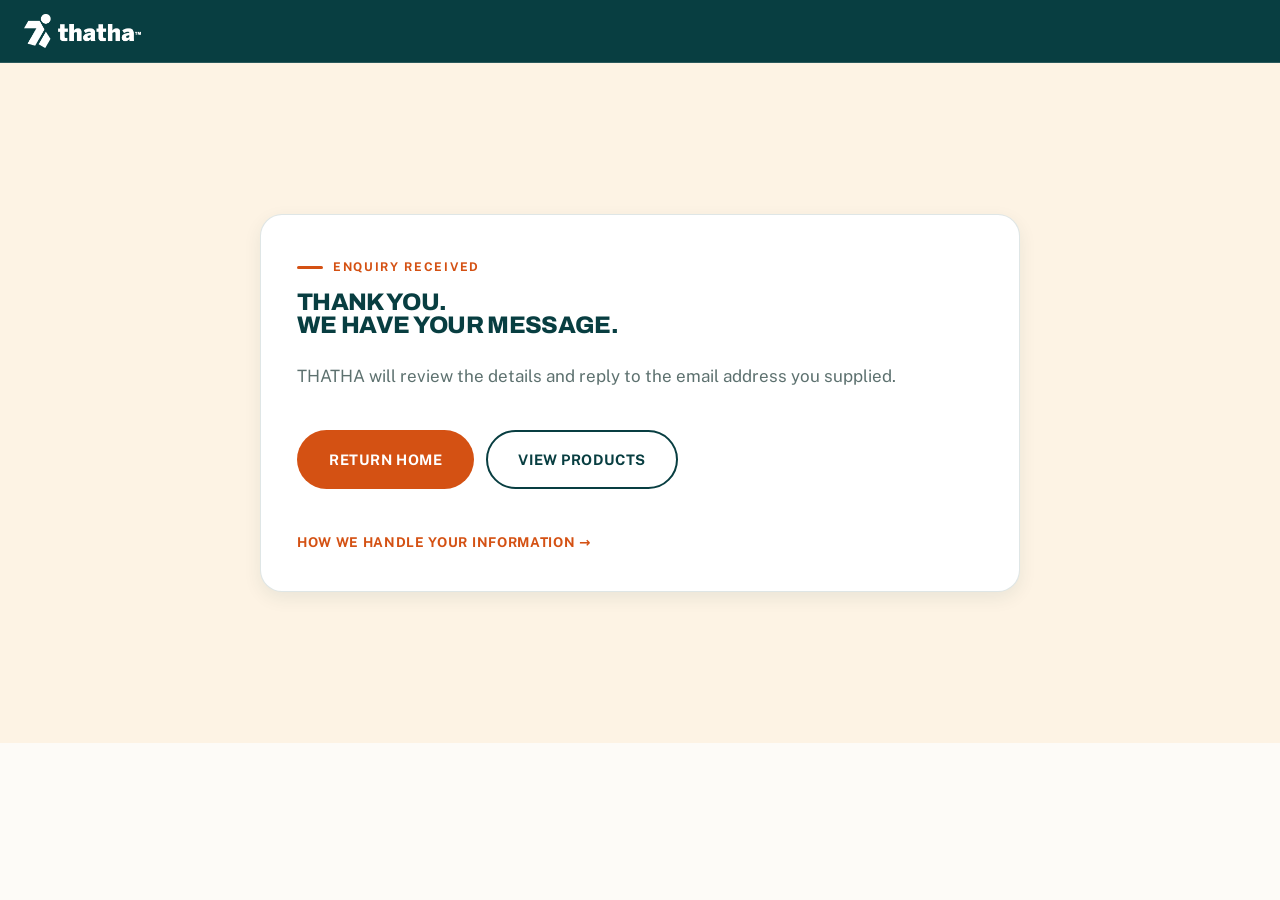
<file: thanks.html>
<!doctype html>
<html lang="en-ZA"><head><meta charset="utf-8" /><meta name="viewport" content="width=device-width, initial-scale=1" /><title>Enquiry received — THATHA</title><meta name="robots" content="noindex" /><link rel="icon" href="assets/favicon.svg" type="image/svg+xml" /><link rel="preconnect" href="https://fonts.googleapis.com" /><link rel="preconnect" href="https://fonts.gstatic.com" crossorigin /><link rel="stylesheet" href="https://fonts.googleapis.com/css2?family=Archivo:wght@600;700;800&family=Public+Sans:wght@400;500;600;700&display=swap" /><link rel="stylesheet" href="styles.css?v=20261105-mobile" /></head>
<body><nav class="nav"><div class="wrap nav-inner"><a class="nav-logo" href="index.html" aria-label="THATHA home"><img src="assets/logo/lockup-white.webp" alt="THATHA" width="900" height="261" /></a></div></nav><main id="main"><section class="section band-cream"><div class="wrap"><div class="form-card response-card"><span class="eyebrow">Enquiry received</span><h1 class="display mt-s">Thank you.<br />We have your message.</h1><p class="lead mt-m">THATHA will review the details and reply to the email address you supplied.</p><div class="btn-row mt-l"><a class="btn btn-primary btn-lg" href="index.html">Return home</a><a class="btn btn-outline btn-lg" href="products.html">View products</a></div><p class="mt-l"><a class="textlink" href="privacy.html">How we handle your information &rarr;</a></p></div></div></section></main><script src="site.js?v=20261105-mobile" defer></script></body></html>
</file>
<file: styles.css>
/* ==========================================================================
   THATHA DESIGN SYSTEM
   Palette is the official brand pack (Thatha Brand Identity Presentation V2):
     Dark Teal #083E41 · Verdigris #46A595 · Spicy Orange #D45113 · Apricot Cream #F9C784
   Type substitutes Benton Sans (licensed, not web-embeddable):
     Archivo    -> Benton Sans Black  (heavy uppercase display)
     Public Sans -> Benton Sans Regular (News Gothic lineage, same skeleton)
   Fonts are linked from each page <head>, not @import-ed, so they don't block
   the stylesheet.
   ========================================================================== */

:root {
  /* brand */
  --teal:          #083e41;
  --teal-2:        #0c5257;   /* hover / raised dark surfaces */
  --teal-deep:     #052a2c;   /* footer, deepest band */
  --verdigris:     #46a595;
  --verdigris-2:   #7cc4b8;   /* on-dark accent text */
  --orange:        #d45113;
  --orange-2:      #e8703a;   /* hover */
  --apricot:       #f9c784;
  --apricot-2:     #fde3bd;

  /* neutrals derived from the warm side of the palette */
  --paper:         #fdfbf7;
  --cream:         #fdf3e4;
  --white:         #ffffff;
  /* Sampled from the concept mockup's own product-card background. The cart
     renders have this colour baked in, so any panel behind them must match
     exactly or a visible seam appears around each render. */
  --render-bg:     #f6f5f3;
  --muted:         #5d716f;
  --line:          rgba(8, 62, 65, .13);
  --line-dark:     rgba(255, 255, 255, .14);

  --shadow:        0 18px 50px rgba(8, 62, 65, .12);
  --shadow-sm:     0 6px 18px rgba(8, 62, 65, .08);
  --r:             12px;   /* card radius */
  --r-lg:          22px;   /* panel radius */
  --wrap:          1240px;

  /* The logo mark is built from slanted forms; this angle is reused as a
     clip-path motif on dark bands and media so the geometry echoes the brand. */
  --skew: 2.4deg;
}

* { box-sizing: border-box; margin: 0; padding: 0; }

html { scroll-behavior: smooth; }

body {
  background: var(--paper);
  color: var(--teal);
  font-family: 'Public Sans', system-ui, -apple-system, 'Segoe UI', sans-serif;
  font-size: 16px;
  line-height: 1.6;
  -webkit-font-smoothing: antialiased;
  text-rendering: optimizeLegibility;
}

svg { max-width: 100%; display: block; }

/* height:auto is load-bearing. The width/height attributes on every <img> become
   CSS presentational hints, and aspect-ratio only resolves the *missing*
   dimension — so a definite attribute height would beat aspect-ratio and let
   object-fit crop the image. Rules that genuinely want a fixed height (the nav
   and footer logos) override this by specificity. */
img { max-width: 100%; height: auto; display: block; }
a { color: inherit; text-decoration: none; }
button { font: inherit; color: inherit; cursor: pointer; border: none; background: none; }
ul { list-style: none; }

:focus-visible {
  outline: 3px solid var(--orange);
  outline-offset: 3px;
  border-radius: 3px;
}

@media (prefers-reduced-motion: reduce) {
  html { scroll-behavior: auto; }
  *, *::before, *::after { transition-duration: .01ms !important; animation-duration: .01ms !important; }
}

/* ---------- display type ------------------------------------------------- */
.display {
  font-family: Archivo, 'Public Sans', system-ui, sans-serif;
  font-weight: 800;
  text-transform: uppercase;
  letter-spacing: -.028em;
  line-height: .94;
}

/* overflow-wrap is a safety net: these are long uppercase words at large sizes,
   and a hard <br> in the markup must never push the page into sideways scroll
   on a 320px screen. */
h1, h2, h3, h4 { font-family: Archivo, 'Public Sans', system-ui, sans-serif; font-weight: 800; letter-spacing: -.02em; line-height: 1.05; overflow-wrap: break-word; }

.eyebrow {
  display: inline-flex; align-items: center; gap: 10px;
  font-size: 12px; font-weight: 700; letter-spacing: .14em; text-transform: uppercase;
  color: var(--orange);
}
.eyebrow::before { content: ""; width: 26px; height: 3px; background: var(--orange); border-radius: 99px; }
.eyebrow.on-dark { color: var(--apricot); }
.eyebrow.on-dark::before { background: var(--verdigris); }

.lead { font-size: 1.0625rem; color: var(--muted); line-height: 1.65; }
.lead.on-dark { color: rgba(255, 255, 255, .82); }

/* accent word inside a display heading */
.accent  { color: var(--orange); }
.accent-v { color: var(--verdigris); }
.on-dark .accent, .accent.on-dark { color: var(--apricot); }

/* ---------- layout ------------------------------------------------------- */
.wrap { width: min(var(--wrap), calc(100% - 48px)); margin-inline: auto; }
.section { padding: 88px 0; }
.section.tight { padding: 60px 0; }
.section-head { max-width: 760px; margin-bottom: 40px; }
.section-head h2 { font-family: Archivo, sans-serif; font-weight: 800; text-transform: uppercase; letter-spacing: -.028em; line-height: .96; font-size: clamp(1.7rem, 4.4vw, 3.4rem); margin: 14px 0 14px; }
.section-head.wide { max-width: none; display: flex; justify-content: space-between; align-items: flex-end; gap: 28px; flex-wrap: wrap; }
.section-head.centre { margin-inline: auto; text-align: center; }
.section-head.centre .eyebrow { justify-content: center; }

.band-teal   { background: var(--teal);   color: #fff; }
.band-deep   { background: var(--teal-deep); color: #fff; }
.band-cream  { background: var(--cream); }
.band-white  { background: var(--white); }
.band-teal .section-head h2, .band-deep .section-head h2 { color: #fff; }
.band-teal .lead, .band-deep .lead { color: rgba(255, 255, 255, .8); }

/* Angled top/bottom edge - the brand's slanted-form motif. */
.edge-top    { clip-path: polygon(0 var(--e, 46px), 100% 0, 100% 100%, 0 100%); margin-top: -1px; }
.edge-bottom { clip-path: polygon(0 0, 100% 0, 100% calc(100% - var(--e, 46px)), 0 100%); }

/* ---------- nav ---------------------------------------------------------- */
.nav { position: sticky; top: 0; z-index: 60; background: var(--teal); color: #fff; border-bottom: 1px solid var(--line-dark); }
.nav-inner { display: flex; align-items: center; justify-content: space-between; gap: 24px; padding: 14px 0; }
.nav-logo img { height: 34px; width: auto; }
.nav-links { display: flex; align-items: center; gap: 26px; font-size: 14px; font-weight: 600; }
.nav-links > a { opacity: .82; transition: opacity .15s, color .15s; white-space: nowrap; }
.nav-links > a:hover { opacity: 1; color: var(--apricot); }
.nav-links > a.active { opacity: 1; color: var(--apricot); }
.nav-actions { display: flex; align-items: center; gap: 10px; }

.nav-toggle { display: none; padding: 8px; border-radius: 8px; border: 1px solid var(--line-dark); }
.nav-toggle svg { width: 22px; height: 22px; }

/* ---------- buttons ------------------------------------------------------ */
.btn {
  display: inline-flex; align-items: center; justify-content: center; gap: 9px;
  padding: 13px 24px; border-radius: 999px;
  font-size: 13.5px; font-weight: 700; letter-spacing: .04em; text-transform: uppercase;
  border: 2px solid transparent; transition: background .16s, color .16s, border-color .16s, transform .16s;
  white-space: nowrap;
}
.btn:hover { transform: translateY(-2px); }
.btn svg { width: 15px; height: 15px; }
.btn-primary { background: var(--orange); color: #fff; }
.btn-primary:hover { background: var(--orange-2); }
.btn-teal { background: var(--teal); color: #fff; }
.btn-teal:hover { background: var(--teal-2); }
.btn-verdigris { background: var(--verdigris); color: var(--teal); }
.btn-verdigris:hover { background: var(--verdigris-2); }
.btn-outline { border-color: var(--teal); color: var(--teal); }
.btn-outline:hover { background: var(--teal); color: #fff; }
.btn-outline-light { border-color: rgba(255, 255, 255, .5); color: #fff; }
.btn-outline-light:hover { background: #fff; color: var(--teal); border-color: #fff; }
.btn-light { background: #fff; color: var(--teal); }
.btn-light:hover { background: var(--apricot-2); }
.btn-sm { padding: 10px 17px; font-size: 12px; }
.btn-lg { padding: 16px 30px; font-size: 14.5px; }
.btn-row { display: flex; flex-wrap: wrap; gap: 12px; align-items: center; }

.textlink { display: inline-flex; align-items: center; gap: 8px; font-weight: 700; font-size: 13.5px; letter-spacing: .05em; text-transform: uppercase; color: var(--orange); }
.textlink svg { width: 15px; height: 15px; transition: transform .16s; }
.textlink:hover svg { transform: translateX(4px); }
.textlink.on-dark { color: var(--apricot); }

/* ---------- hero --------------------------------------------------------- */
.hero { background: var(--teal); color: #fff; padding: 76px 0 92px; position: relative; overflow: hidden; }
.hero::after {
  /* faint oversized mark, bled off the right edge */
  content: ""; position: absolute; right: -90px; bottom: -140px;
  width: 480px; height: 480px; opacity: .05; pointer-events: none;
  background: url('assets/logo/mark.svg') center/contain no-repeat;
}
.hero-grid { display: grid; grid-template-columns: 1.06fr .94fr; gap: 56px; align-items: center; position: relative; z-index: 1; }
.hero h1 { font-family: Archivo, sans-serif; font-weight: 800; text-transform: uppercase; letter-spacing: -.032em; line-height: .9; font-size: clamp(2rem, 6.5vw, 5rem); margin: 18px 0 20px; }
.hero .lead { max-width: 520px; font-size: 1.125rem; color: rgba(255, 255, 255, .84); }
.hero-actions { margin: 32px 0 30px; }

.hero-media { position: relative; border-radius: var(--r-lg); overflow: hidden; box-shadow: 0 26px 70px rgba(0, 0, 0, .34); border: 1px solid rgba(255, 255, 255, .1); }
.hero-media img { width: 100%; aspect-ratio: 580 / 412; object-fit: cover; }
.hero-media figcaption {
  position: absolute; left: 0; right: 0; bottom: 0;
  padding: 30px 22px 16px; font-size: 12.5px; font-weight: 600; letter-spacing: .05em; text-transform: uppercase;
  color: #fff; background: linear-gradient(180deg, transparent, rgba(5, 42, 44, .88));
  display: flex; justify-content: space-between; gap: 14px; flex-wrap: wrap;
}

/* three quick proof pills under the hero copy */
.pills { display: flex; flex-wrap: wrap; gap: 10px; }
.pill { display: inline-flex; align-items: center; gap: 9px; padding: 9px 15px 9px 11px; border-radius: 999px; background: rgba(255, 255, 255, .09); border: 1px solid var(--line-dark); font-size: 13px; }
.pill svg { width: 17px; height: 17px; color: var(--verdigris-2); flex: none; }
.pill b { font-weight: 700; }
.pill span { color: rgba(255, 255, 255, .72); }

/* ---------- interior page header ----------------------------------------- */
.page-header { background: var(--teal); color: #fff; padding: 54px 0 68px; position: relative; }
.crumb { font-size: 12px; letter-spacing: .12em; text-transform: uppercase; color: var(--verdigris-2); margin-bottom: 18px; }
.crumb a { opacity: .75; }
.crumb a:hover { opacity: 1; color: var(--apricot); }
.crumb .sep { margin: 0 9px; opacity: .45; }
.page-header h1 { font-family: Archivo, sans-serif; font-weight: 800; text-transform: uppercase; letter-spacing: -.03em; line-height: .95; font-size: clamp(1.8rem, 5.2vw, 3.9rem); max-width: 900px; }
.page-header .lead { margin-top: 18px; max-width: 620px; color: rgba(255, 255, 255, .82); font-size: 1.0625rem; }

/* ---------- generic cards ------------------------------------------------ */
.grid { display: grid; gap: 22px; }
.grid-2 { grid-template-columns: repeat(2, 1fr); }
.grid-3 { grid-template-columns: repeat(3, 1fr); }
.grid-4 { grid-template-columns: repeat(4, 1fr); }

.card { background: var(--white); border: 1px solid var(--line); border-radius: var(--r); padding: 28px; transition: transform .2s, box-shadow .2s, border-color .2s; }
.card.hover:hover { transform: translateY(-4px); box-shadow: var(--shadow); border-color: rgba(8, 62, 65, .22); }
.card h3 { font-size: 1.2rem; margin: 16px 0 8px; text-transform: none; letter-spacing: -.01em; }
.card p { color: var(--muted); font-size: 14.5px; }
.card ul.ticks { margin-top: 14px; }
.card-icon { width: 46px; height: 46px; border-radius: 12px; background: rgba(70, 165, 149, .15); color: var(--teal); display: grid; place-items: center; }
.card-icon svg { width: 23px; height: 23px; }
.card-num { font-family: Archivo, sans-serif; font-weight: 800; font-size: 2.4rem; line-height: 1; color: var(--apricot); }

ul.ticks li { position: relative; padding-left: 24px; margin-bottom: 7px; font-size: 14.5px; color: var(--muted); }
ul.ticks li::before {
  content: ""; position: absolute; left: 0; top: .45em;
  width: 13px; height: 8px; border-left: 2.5px solid var(--verdigris); border-bottom: 2.5px solid var(--verdigris);
  transform: rotate(-45deg);
}
ul.ticks.on-dark li { color: rgba(255, 255, 255, .78); }

/* ---------- product cards ------------------------------------------------ */
.prod-grid { display: grid; grid-template-columns: repeat(4, 1fr); gap: 20px; align-items: start; }
.prod {
  background: var(--white); border: 1px solid var(--line); border-radius: var(--r);
  overflow: hidden; display: flex; flex-direction: column; height: 100%;
  transition: transform .2s, box-shadow .2s, border-color .2s;
}
.prod:hover { transform: translateY(-5px); box-shadow: var(--shadow); border-color: rgba(8, 62, 65, .2); }
.prod.featured { border: 2px solid var(--orange); box-shadow: var(--shadow-sm); }
.prod-media { background: var(--render-bg); padding: 12px; position: relative; }
.prod-media img { width: 100%; aspect-ratio: 200 / 128; object-fit: contain; }
.prod-flag { position: absolute; top: 12px; left: 12px; background: var(--orange); color: #fff; font-size: 10px; font-weight: 700; letter-spacing: .1em; text-transform: uppercase; padding: 4px 9px; border-radius: 999px; }
.prod-body { padding: 20px 22px 24px; display: flex; flex-direction: column; flex: 1; }
.prod-name { font-family: Archivo, sans-serif; font-weight: 800; text-transform: uppercase; letter-spacing: -.02em; font-size: 1.3rem; }
.prod-name em { font-style: normal; color: var(--verdigris); }
.prod-name .gov { color: var(--orange); }
.prod-tag { font-size: 14px; color: var(--muted); margin: 4px 0 14px; }
.prod-body ul.ticks { margin-bottom: 18px; }
.prod-foot { margin-top: auto; padding-top: 16px; border-top: 1px solid var(--line); display: flex; align-items: baseline; justify-content: space-between; gap: 12px; flex-wrap: wrap; }
.prod-price small { display: block; font-size: 10.5px; letter-spacing: .1em; text-transform: uppercase; color: var(--muted); margin-bottom: 3px; }
.prod-price strong { font-family: Archivo, sans-serif; font-weight: 800; font-size: 1.5rem; letter-spacing: -.02em; }

/* the dark "target cost" panel that sits alongside the range */
.cost-panel { background: var(--teal); color: #fff; border-radius: var(--r); padding: 28px; display: flex; flex-direction: column; height: 100%; }
.cost-panel .label { font-size: 11px; letter-spacing: .12em; text-transform: uppercase; color: var(--verdigris-2); line-height: 1.45; }
.cost-panel .figure { font-family: Archivo, sans-serif; font-weight: 800; font-size: clamp(3rem, 6vw, 4.2rem); line-height: 1; letter-spacing: -.04em; color: var(--apricot); margin: 14px 0 4px; }
.cost-panel .figure sup { font-size: .38em; top: -1.1em; color: var(--orange-2); }
.cost-panel .sub { font-size: 14px; font-weight: 600; }
.cost-panel .note { font-size: 11.5px; color: rgba(255, 255, 255, .6); line-height: 1.55; margin-top: 14px; }
.cost-panel .textlink { margin-top: auto; padding-top: 18px; }

/* ---------- value strip (8 icons on dark) -------------------------------- */
.value-strip { background: var(--teal-deep); color: #fff; padding: 34px 0; }
/* A low-opacity brand texture; the green overlay preserves text contrast. */
.value-strip-pattern {
  background-image: linear-gradient(rgba(5, 42, 44, .93), rgba(5, 42, 44, .93)), url("assets/brand-pattern.jpg");
  background-size: auto, 720px auto;
  background-position: center;
}
.value-grid { display: grid; grid-template-columns: repeat(4, 1fr); gap: 26px 34px; }
.value-cell { display: flex; gap: 13px; align-items: flex-start; }
.value-cell svg { width: 26px; height: 26px; color: var(--verdigris); flex: none; margin-top: 2px; }
.value-cell b { display: block; font-size: 12.5px; font-weight: 700; letter-spacing: .09em; text-transform: uppercase; }
.value-cell span { display: block; font-size: 13px; color: rgba(255, 255, 255, .64); line-height: 1.5; margin-top: 3px; }

/* ---------- application tiles -------------------------------------------- */
.app-grid { display: grid; grid-template-columns: repeat(4, 1fr); gap: 18px; }
.app-tile { border-radius: var(--r); overflow: hidden; background: var(--white); border: 1px solid var(--line); transition: transform .2s, box-shadow .2s; }
.app-tile:hover { transform: translateY(-4px); box-shadow: var(--shadow); }
.app-tile img { width: 100%; aspect-ratio: 3 / 2; object-fit: cover; }
.app-tile .cap { display: block; padding: 13px 16px 15px; }
.app-tile .cap b { display: block; font-family: Archivo, sans-serif; font-weight: 700; text-transform: uppercase; font-size: 12.5px; letter-spacing: .06em; }
.app-tile .cap span { display: block; font-size: 12.5px; color: var(--muted); margin-top: 2px; }

/* ---------- target / stat band ------------------------------------------- */
.stat-band { background: var(--verdigris); color: var(--teal); padding: 44px 0; }
.stat-grid { display: grid; grid-template-columns: 1.5fr repeat(4, 1fr); gap: 30px; align-items: center; }
.stat-band .kicker { font-family: Archivo, sans-serif; font-weight: 800; text-transform: uppercase; letter-spacing: -.02em; font-size: 1.35rem; line-height: 1.1; }
.stat { border-left: 2px solid rgba(8, 62, 65, .22); padding-left: 18px; }
.stat .n { font-family: Archivo, sans-serif; font-weight: 800; font-size: 2.1rem; line-height: 1; letter-spacing: -.03em; }
.stat .l { font-size: 11.5px; font-weight: 700; letter-spacing: .09em; text-transform: uppercase; margin-top: 5px; }
.stat .l small { display: block; font-weight: 500; letter-spacing: .04em; text-transform: none; color: rgba(8, 62, 65, .62); font-size: 11px; margin-top: 2px; }

/* ---------- numbered steps rail ------------------------------------------ */
.steps { display: grid; grid-template-columns: repeat(3, 1fr); gap: 0; border-top: 1px solid var(--line); }
.step { padding: 28px 26px 30px; border-right: 1px solid var(--line); border-bottom: 1px solid var(--line); }
.step:nth-child(3n) { border-right: none; }
.step .n { font-family: Archivo, sans-serif; font-weight: 800; font-size: 2.6rem; line-height: 1; color: var(--apricot); letter-spacing: -.04em; }
.step h3 { font-size: 1.15rem; margin: 10px 0 7px; text-transform: uppercase; letter-spacing: -.01em; }
.step p { font-size: 14.5px; color: var(--muted); }

/* ---------- split feature panel ------------------------------------------ */
.split { display: grid; grid-template-columns: 1.05fr .95fr; gap: 0; border-radius: var(--r-lg); overflow: hidden; background: var(--teal); color: #fff; }
.split.reverse .split-media { order: -1; }
.split-copy { padding: 54px 48px; }
.split-copy h2 { font-family: Archivo, sans-serif; font-weight: 800; text-transform: uppercase; letter-spacing: -.028em; line-height: .98; font-size: clamp(1.55rem, 3.6vw, 2.8rem); margin: 14px 0 16px; }
.split-copy p { color: rgba(255, 255, 255, .8); font-size: 15.5px; }
.split-media { background: var(--render-bg); display: grid; place-items: center; padding: 32px; }
/* Sources are now 2x (400x256), so a 460px cap stays close to native while
   filling the panel properly. */
.split-media img { width: 100%; max-width: 460px; object-fit: contain; }

/* ---------- comparison table --------------------------------------------- */
.table-scroll { overflow-x: auto; border: 1px solid var(--line); border-radius: var(--r); background: var(--white); }
table.spec { width: 100%; border-collapse: collapse; min-width: 720px; font-size: 14.5px; }
table.spec th, table.spec td { padding: 14px 18px; text-align: left; border-bottom: 1px solid var(--line); }
table.spec thead th { background: var(--teal); color: #fff; font-family: Archivo, sans-serif; font-weight: 700; text-transform: uppercase; font-size: 12px; letter-spacing: .07em; position: sticky; top: 0; }
table.spec tbody th { font-weight: 700; color: var(--teal); width: 30%; }
table.spec td { color: var(--muted); }
table.spec tbody tr:last-child th, table.spec tbody tr:last-child td { border-bottom: none; }
table.spec tbody tr:nth-child(even) { background: rgba(253, 243, 228, .5); }
table.spec .yes { color: var(--verdigris); font-weight: 700; }
table.spec .no { color: rgba(8, 62, 65, .3); }

/* ---------- callout / closing CTA ---------------------------------------- */
.cta-band { background: var(--orange); color: #fff; border-radius: var(--r-lg); padding: 48px; display: flex; justify-content: space-between; align-items: center; gap: 34px; flex-wrap: wrap; }
.cta-band h2 { font-family: Archivo, sans-serif; font-weight: 800; text-transform: uppercase; letter-spacing: -.03em; line-height: .96; font-size: clamp(1.55rem, 4vw, 3rem); }
.cta-band p { margin-top: 12px; max-width: 620px; color: rgba(255, 255, 255, .92); }

/* A standalone contact address is a primary action, not inline prose — give it
   a real tap target and size it accordingly. */
.contact-link { display: inline-block; font-family: Archivo, sans-serif; font-weight: 700; font-size: 1.05rem; color: var(--orange); padding: 6px 0; }
.contact-link:hover { color: var(--teal); text-decoration: underline; text-underline-offset: 3px; }

.note-box { background: var(--cream); border-left: 3px solid var(--apricot); border-radius: 0 var(--r) var(--r) 0; padding: 20px 24px; font-size: 14px; color: var(--muted); }
.note-box b { color: var(--teal); }

/* ---------- visual ecosystem story ------------------------------------ */
.vision-story { overflow: hidden; }
.vision-lead { display: grid; grid-template-columns: 1.15fr .85fr; gap: clamp(34px, 6vw, 76px); align-items: center; }
.vision-lead.reverse { grid-template-columns: .75fr 1.25fr; }
.vision-copy h2 { font-family: Archivo, sans-serif; font-size: clamp(2rem, 4.8vw, 4rem); line-height: .94; text-transform: uppercase; letter-spacing: -.035em; margin: 18px 0; }
.vision-grid { display: grid; gap: 20px; }
.vision-grid-2 { grid-template-columns: repeat(2, minmax(0, 1fr)); }
.vision-grid-3 { grid-template-columns: repeat(3, minmax(0, 1fr)); }
.vision-grid-4 { grid-template-columns: repeat(4, minmax(0, 1fr)); }
.vision-grid.compact { gap: 14px; }
.vision-card { min-width: 0; overflow: hidden; background: var(--white); border: 1px solid var(--line); border-radius: var(--r-lg); box-shadow: var(--shadow-sm); }
.vision-card img { width: 100%; aspect-ratio: 4 / 3; display: block; object-fit: cover; object-position: center; background: var(--paper); }
.vision-card.vision-wide img { aspect-ratio: 16 / 10; }
.vision-card.vision-portrait img { aspect-ratio: 4 / 5; }
.vision-card.vision-square img { aspect-ratio: 1 / 1; }
.vision-card.vision-contain img { aspect-ratio: 4 / 3; object-fit: contain; }
.vision-card.vision-mobile-crop img { aspect-ratio: 4 / 5; object-position: center 47%; }
.vision-grid-4 .vision-card img { aspect-ratio: 4 / 5; }
.vision-grid-4 .vision-card.vision-contain img { object-fit: contain; }
.vision-card figcaption { padding: 17px 18px 19px; }
.vision-card figcaption b { display: block; font-family: Archivo, sans-serif; color: var(--teal); font-size: 1rem; }
.vision-card figcaption span { display: block; color: var(--muted); font-size: 13px; line-height: 1.5; margin-top: 6px; }
.vision-note { margin-top: 22px; color: var(--muted); font-size: 12px; line-height: 1.55; max-width: 78ch; }
.vision-note.on-dark { color: rgba(255,255,255,.68); }

/* ---------- legal and policy pages ------------------------------------- */
.legal-updated { margin-top: 24px; color: var(--apricot); font-size: 12px; font-weight: 700; text-transform: uppercase; letter-spacing: .08em; }
.legal-copy { max-width: 860px; }
.legal-copy article { padding: 34px 0; border-bottom: 1px solid var(--line); }
.legal-copy article:first-child { padding-top: 0; }
.legal-copy article:last-child { border-bottom: 0; padding-bottom: 0; }
.legal-copy h2 { font-size: clamp(1.35rem, 3vw, 2rem); margin-bottom: 14px; }
.legal-copy p + p, .legal-copy ul + p { margin-top: 14px; }
.legal-copy a, .check a { color: var(--orange); text-decoration: underline; text-underline-offset: 3px; }
.legal-links a { color: inherit; }
.response-card { max-width: 760px; margin: 7vh auto; }
.election-archived .campaign-mark { background: var(--verdigris); }

/* ---------- sponsor impact / Trade Forward campaign --------------------- */
.story-hero { background: var(--teal-deep); color: #fff; padding: clamp(54px, 8vw, 96px) 0; }
.story-hero-grid { display: grid; grid-template-columns: .9fr 1.1fr; gap: clamp(34px, 6vw, 76px); align-items: center; }
.story-hero h1 { font-size: clamp(2.5rem, 6vw, 5.2rem); line-height: .9; text-transform: uppercase; letter-spacing: -.045em; margin: 20px 0 24px; }
.story-hero-media { overflow: hidden; border-radius: var(--r-lg); box-shadow: 18px 22px 0 rgba(70, 165, 149, .25); }
.story-hero-media img { width: 100%; aspect-ratio: 3 / 2; object-fit: cover; display: block; }
.story-hero-media figcaption, .election-hero-media figcaption { padding: 12px 16px; background: var(--paper); color: var(--teal); font-size: 12px; font-weight: 700; }
.story-intro { display: grid; grid-template-columns: .8fr 1.2fr; gap: clamp(36px, 7vw, 90px); align-items: start; }
.story-card { border-top: 5px solid var(--orange); }
.story-number { font-family: Archivo, sans-serif; font-size: 3.2rem; line-height: 1; color: var(--apricot); font-weight: 800; }
.audience-grid { display: grid; grid-template-columns: repeat(4, 1fr); border: 1px solid rgba(255,255,255,.18); }
.audience-grid article { padding: 30px 24px; border-right: 1px solid rgba(255,255,255,.18); }
.audience-grid article:last-child { border-right: 0; }
.audience-grid b { display: block; font-family: Archivo, sans-serif; color: #fff; font-size: 1.25rem; }
.audience-grid p { color: rgba(255,255,255,.72); font-size: 14px; margin: 12px 0 20px; }
.audience-grid a { color: var(--apricot); font-weight: 700; font-size: 12px; }
.story-name-grid { align-items: center; gap: clamp(38px, 7vw, 90px); }
.story-quote { background: var(--orange); color: #fff; padding: clamp(32px, 5vw, 58px); transform: rotate(1.2deg); box-shadow: 14px 16px 0 var(--apricot); }
.story-quote p { font-family: Archivo, sans-serif; font-size: clamp(1.5rem, 3vw, 2.4rem); font-weight: 700; line-height: 1.16; }
.story-quote span { display: block; margin-top: 22px; font-size: 12px; text-transform: uppercase; letter-spacing: .1em; }
.journey { display: grid; grid-template-columns: repeat(4, 1fr); margin-top: 34px; }
.journey-step { padding: 28px 22px; border-top: 5px solid var(--line); background: #fff; border-right: 1px solid var(--line); }
.journey-step.complete { border-top-color: var(--verdigris); }
.journey-step.active { border-top-color: var(--orange); background: var(--paper); }
.journey-step span { display: block; color: var(--orange); font-size: 10px; text-transform: uppercase; letter-spacing: .11em; font-weight: 800; }
.journey-step b { display: block; font-family: Archivo, sans-serif; margin: 15px 0 8px; }
.journey-step p { font-size: 13px; color: var(--muted); }

.impact-hero { background: var(--teal); color: #fff; padding: 72px 0 82px; overflow: hidden; }
.impact-hero-grid { display: grid; grid-template-columns: 1.15fr .85fr; gap: 64px; align-items: center; }
.impact-hero h1 { font-size: clamp(2.4rem, 6.6vw, 5.4rem); text-transform: uppercase; line-height: .89; letter-spacing: -.04em; margin: 20px 0 22px; max-width: 850px; }
.impact-hero .lead { max-width: 650px; }
.sponsor-receipt { background: var(--paper); color: var(--teal); padding: 34px; border-radius: 6px; transform: rotate(1.4deg); box-shadow: 16px 22px 0 rgba(70, 165, 149, .2); }
.receipt-title { font-family: Archivo, sans-serif; font-size: 1.35rem; font-weight: 800; text-transform: uppercase; padding-bottom: 18px; border-bottom: 2px dashed var(--line); }
.sponsor-receipt dl > div { display: flex; justify-content: space-between; gap: 20px; padding: 14px 0; border-bottom: 1px solid var(--line); font-size: 14px; }
.sponsor-receipt dt { font-weight: 700; }
.sponsor-receipt dd { color: var(--muted); text-align: right; }
.receipt-note { color: var(--muted); font-size: 12px; line-height: 1.55; margin-top: 18px; }
.sponsor-option { padding: 32px; border: 1px solid var(--line); border-top: 5px solid var(--verdigris); background: var(--white); min-height: 285px; display: flex; flex-direction: column; }
.sponsor-option.featured { border-top-color: var(--orange); background: var(--cream); }
.option-signal { font-size: 12px; font-weight: 700; color: var(--orange); }
.sponsor-option h3 { font-size: 1.5rem; margin: 32px 0 12px; }
.sponsor-option p { color: var(--muted); }
.sponsor-option .textlink { margin-top: auto; padding-top: 28px; }
.trade-forward { background: var(--apricot); color: var(--teal); padding: 88px 0; }
.campaign-mast { display: grid; grid-template-columns: 1.5fr .5fr; gap: 48px; align-items: end; padding-bottom: 42px; border-bottom: 2px solid rgba(8, 62, 65, .22); }
.campaign-mark { display: inline-block; background: var(--teal); color: #fff; padding: 7px 12px; font-size: 12px; font-weight: 700; transform: rotate(0deg) !important; rotate: 0deg !important; vertical-align: top; }
.campaign-mast h2 { font-size: clamp(2rem, 4.8vw, 4.2rem); line-height: .95; text-transform: uppercase; margin-top: 22px; max-width: 980px; }
.campaign-mast h1 { font-size: clamp(2.4rem, 5.6vw, 4.8rem); line-height: .91; text-transform: uppercase; margin: 22px 0 18px; max-width: 980px; }
.campaign-mast .lead { color: rgba(8, 62, 65, .76); max-width: 760px; }
.election-page { min-height: 70vh; }
.election-hero { background: var(--paper); padding: clamp(48px, 7vw, 86px) 0; }
.election-hero-grid { display: grid; grid-template-columns: .92fr 1.08fr; gap: clamp(34px, 6vw, 76px); align-items: center; }
.election-hero h1 { font-size: clamp(2.5rem, 5.6vw, 4.8rem); line-height: .91; text-transform: uppercase; letter-spacing: -.04em; margin: 22px 0 18px; }
.election-hero-media { overflow: hidden; border-radius: var(--r-lg); box-shadow: 18px 22px 0 rgba(8,62,65,.12); }
.election-hero-media img { width: 100%; aspect-ratio: 3 / 2; object-fit: cover; display: block; }
.election-hero .election-clock { margin-top: 28px; max-width: 460px; }
.results-status { padding: 14px 18px; background: var(--paper); border-left: 4px solid var(--orange); color: var(--teal); font-weight: 700; font-size: 13px; margin-bottom: 22px; }
.results-status.live { border-left-color: var(--verdigris); background: #eef8f5; }
.results-grid { display: grid; grid-template-columns: repeat(3, 1fr); border: 1px solid var(--line); }
.results-grid article { padding: 26px 22px; border-right: 1px solid var(--line); border-bottom: 1px solid var(--line); }
.results-grid article:nth-child(3n) { border-right: 0; }
.results-grid article:nth-child(n+4) { border-bottom: 0; }
.results-grid span { display: block; color: var(--muted); font-size: 11px; text-transform: uppercase; letter-spacing: .08em; font-weight: 700; }
.results-grid strong { display: block; font-family: Archivo, sans-serif; font-size: clamp(1.8rem, 3vw, 2.7rem); color: var(--teal); margin-top: 9px; }
.results-foot { display: flex; justify-content: space-between; gap: 24px; align-items: center; margin-top: 18px; font-size: 12px; color: var(--muted); }
.election-news .card { display: flex; flex-direction: column; }
.election-news .textlink { margin-top: auto; padding-top: 20px; }
.news-date { color: var(--orange); font-size: 10px; text-transform: uppercase; letter-spacing: .1em; font-weight: 800; }
.election-actions { display: flex; flex-wrap: wrap; gap: 12px; padding: 28px 0; border-bottom: 2px solid rgba(8, 62, 65, .22); }
.election-clock { border-left: 3px solid var(--orange); padding-left: 20px; }
.clock-label, .clock-date { display: block; font-size: 12px; line-height: 1.45; }
.election-clock strong { display: block; font-family: Archivo, sans-serif; font-size: clamp(2rem, 4vw, 3.3rem); line-height: 1; margin: 8px 0; }
.campaign-scoreboard { display: grid; grid-template-columns: 1.35fr repeat(4, 1fr); border-bottom: 2px solid rgba(8, 62, 65, .22); }
.score-intro, .score { padding: 30px 22px; border-right: 1px solid rgba(8, 62, 65, .2); }
.score:last-child { border-right: 0; }
.score-intro > span { font-weight: 800; }
.score-intro p { font-size: 12px; line-height: 1.45; margin-top: 7px; color: rgba(8, 62, 65, .7); }
.score strong { display: block; font-family: Archivo, sans-serif; font-size: 2.4rem; line-height: 1; }
.score span { display: block; font-size: 12px; margin-top: 7px; }
.score { transition: background-color .18s ease, color .18s ease; }
a.score:hover { background: var(--teal); color: #fff; }
.campaign-grid { display: grid; grid-template-columns: 1fr 1fr; gap: 54px; margin-top: 52px; align-items: start; }
.campaign-grid h3 { font-size: 1.5rem; margin-bottom: 22px; }
.campaign-list li { display: grid; grid-template-columns: 150px 1fr; gap: 18px; padding: 15px 0; border-top: 1px solid rgba(8, 62, 65, .2); font-size: 14px; }
.campaign-list li span { color: rgba(8, 62, 65, .72); }
.neutrality-panel { background: var(--teal); color: #fff; padding: 38px; }
.neutrality-panel .option-signal { color: var(--apricot); }
.neutrality-panel h3 { font-size: 1.7rem; margin: 26px 0 12px; }
.neutrality-panel p { color: rgba(255, 255, 255, .76); }
.impact-steps { grid-template-columns: repeat(4, 1fr); }
.impact-steps .step:nth-child(3n) { border-right: 1px solid var(--line); }
.impact-steps .step:last-child { border-right: 0; }

/* ---------- forms -------------------------------------------------------- */
.form-card { background: var(--white); border: 1px solid var(--line); border-radius: var(--r-lg); padding: 36px; box-shadow: var(--shadow-sm); }
.field { display: block; margin-bottom: 18px; }
.field > span { display: block; font-size: 11.5px; font-weight: 700; letter-spacing: .09em; text-transform: uppercase; margin-bottom: 7px; }
.field > span .req { color: var(--orange); }
.field input, .field select, .field textarea {
  width: 100%; padding: 13px 15px; font: inherit; font-size: 15px;
  color: var(--teal); background: var(--white);
  border: 1px solid var(--line); border-radius: 10px; transition: border-color .15s, box-shadow .15s;
}
.field input:focus, .field select:focus, .field textarea:focus {
  outline: none; border-color: var(--verdigris); box-shadow: 0 0 0 3px rgba(70, 165, 149, .18);
}
.field textarea { resize: vertical; min-height: 118px; }
.field-row { display: grid; grid-template-columns: 1fr 1fr; gap: 16px; }
.check { display: flex; gap: 11px; align-items: flex-start; font-size: 13.5px; color: var(--muted); margin: 6px 0 20px; }
.check input { margin-top: 3px; flex: none; width: 17px; height: 17px; accent-color: var(--orange); }

/* ---------- FAQ / disclosure --------------------------------------------- */
details.faq { border-bottom: 1px solid var(--line); padding: 18px 0; }
details.faq summary { cursor: pointer; font-family: Archivo, sans-serif; font-weight: 700; font-size: 1.02rem; list-style: none; display: flex; justify-content: space-between; gap: 18px; align-items: center; }
details.faq summary::-webkit-details-marker { display: none; }
details.faq summary::after { content: "+"; font-size: 1.5rem; font-weight: 400; color: var(--orange); line-height: 1; flex: none; }
details.faq[open] summary::after { content: "\2013"; }
details.faq p { margin-top: 12px; color: var(--muted); font-size: 14.5px; max-width: 780px; }

/* ---------- footer ------------------------------------------------------- */
footer.site { background: var(--teal-deep); color: rgba(255, 255, 255, .68); padding: 56px 0 26px; font-size: 14px; }
.foot-grid { display: grid; grid-template-columns: 1.7fr 1fr 1fr 1fr; gap: 44px; }
/* width:auto is required, not optional: the <img> carries a width attribute, so
   without it max-width:100% clamps the width while height stays fixed and the
   lockup stretches. Same reason .nav-logo img sets it. */
.foot-brand img { height: 44px; width: auto; margin-bottom: 16px; }
.foot-brand p { max-width: 320px; line-height: 1.6; }
footer.site h4 { font-family: Archivo, sans-serif; color: #fff; font-size: 12px; font-weight: 700; letter-spacing: .11em; text-transform: uppercase; margin-bottom: 14px; }
footer.site li { margin-bottom: 9px; }
footer.site a:hover { color: var(--apricot); }
.foot-bottom { margin-top: 42px; padding-top: 22px; border-top: 1px solid var(--line-dark); display: flex; justify-content: space-between; gap: 18px; flex-wrap: wrap; font-size: 12.5px; color: rgba(255, 255, 255, .5); }

/* ---------- utilities ---------------------------------------------------- */
.centre { text-align: center; }
.mt-0 { margin-top: 0; }
.mt-s { margin-top: 14px; }
.mt-m { margin-top: 26px; }
.mt-l { margin-top: 40px; }
.mb-m { margin-bottom: 26px; }
.max-60 { max-width: 60ch; }
.skip {
  position: absolute; left: -9999px; top: 0; z-index: 100;
  background: var(--orange); color: #fff; padding: 12px 18px; font-weight: 700;
}
.skip:focus { left: 12px; top: 12px; }

/* ==========================================================================
   RESPONSIVE — breakpoints mirror the africrest infra pattern (980 / 640)
   ========================================================================== */
@media (max-width: 1080px) {
  .prod-grid { grid-template-columns: repeat(2, 1fr); }
  .stat-grid { grid-template-columns: repeat(2, 1fr); }
  .stat-band .kicker { grid-column: 1 / -1; }
}

@media (max-width: 1120px) {
  .nav-links { display: none; }
  .nav-links.open { display: flex; flex-direction: column; align-items: stretch; gap: 0; position: absolute; left: 0; right: 0; top: 100%; background: var(--teal); border-bottom: 1px solid var(--line-dark); padding: 8px 20px 18px; }
  .nav-links.open > a { padding: 13px 0; border-bottom: 1px solid var(--line-dark); opacity: 1; font-size: 15px; }
  .nav-inner { position: relative; }
  .nav-toggle { display: inline-flex; }
}

@media (max-width: 980px) {
  .wrap { width: calc(100% - 40px); }
  .section { padding: 64px 0; }
  .nav-links { display: none; }
  .nav-links.open {
    display: flex; flex-direction: column; align-items: stretch; gap: 0;
    position: absolute; left: 0; right: 0; top: 100%;
    background: var(--teal); border-bottom: 1px solid var(--line-dark);
    padding: 8px 20px 18px;
  }
  .nav-links.open > a { padding: 13px 0; border-bottom: 1px solid var(--line-dark); opacity: 1; font-size: 15px; }
  .nav { position: sticky; }
  .nav-inner { position: relative; }
  .nav-toggle { display: inline-flex; }
  .hero { padding: 52px 0 66px; }
  .hero-grid, .split, .grid-2, .grid-3, .grid-4, .app-grid, .value-grid { grid-template-columns: repeat(2, 1fr); }
  .hero-grid { grid-template-columns: 1fr; gap: 40px; }
  .split { grid-template-columns: 1fr; }
  .split.reverse .split-media { order: 0; }
  .split-copy { padding: 40px 32px; }
  .steps { grid-template-columns: repeat(2, 1fr); }
  .step:nth-child(3n) { border-right: 1px solid var(--line); }
  .step:nth-child(2n) { border-right: none; }
  .foot-grid { grid-template-columns: 1fr 1fr; gap: 32px; }
  .cta-band { padding: 36px; }
  .hero::after { width: 320px; right: -70px; bottom: -100px; }
  .impact-hero-grid, .campaign-mast, .campaign-grid { grid-template-columns: 1fr; }
  .sponsor-receipt { transform: none; max-width: 620px; }
  .campaign-scoreboard { grid-template-columns: repeat(2, 1fr); }
  .score-intro { grid-column: 1 / -1; }
  .score:nth-child(odd) { border-right: 0; }
  .impact-steps { grid-template-columns: repeat(2, 1fr); }
  .impact-steps .step:nth-child(2n) { border-right: 0; }
  .story-hero-grid, .story-intro, .election-hero-grid { grid-template-columns: 1fr; }
  .vision-lead, .vision-lead.reverse { grid-template-columns: 1fr; }
  .vision-grid-4 { grid-template-columns: repeat(2, minmax(0, 1fr)); }
  .vision-grid-3 { grid-template-columns: repeat(2, minmax(0, 1fr)); }
  .audience-grid { grid-template-columns: repeat(2, 1fr); }
  .audience-grid article:nth-child(2) { border-right: 0; }
  .journey { grid-template-columns: repeat(2, 1fr); }
}

@media (max-width: 640px) {
  .wrap { width: calc(100% - 32px); }
  .section { padding: 52px 0; }
  .grid-2, .grid-3, .grid-4, .prod-grid, .app-grid, .value-grid, .field-row, .stat-grid, .steps { grid-template-columns: 1fr; }
  .step, .step:nth-child(n) { border-right: none; }
  .foot-grid { grid-template-columns: 1fr; gap: 28px; }
  .page-header { padding: 38px 0 48px; }
  .form-card { padding: 24px; }
  .cta-band { padding: 28px; }
  .split-copy { padding: 32px 24px; }
  .btn { padding: 12px 20px; }
  /* At this width the two caption items wrap onto separate lines and sit over
     the cart's own printed branding. Keep one line and deepen the scrim. */
  .hero-media figcaption { padding: 40px 16px 12px; font-size: 11px; background: linear-gradient(180deg, transparent, rgba(5, 42, 44, .94)); }
  .hero-media figcaption span:last-child { display: none; }
  .stat { border-left: none; border-top: 2px solid rgba(8, 62, 65, .22); padding: 14px 0 0; }
  .edge-top, .edge-bottom { clip-path: none; }
  .impact-hero { padding: 48px 0 58px; }
  .sponsor-receipt, .neutrality-panel { padding: 26px 22px; }
  .campaign-scoreboard { grid-template-columns: 1fr; }
  .score-intro, .score { grid-column: auto; border-right: 0; border-bottom: 1px solid rgba(8, 62, 65, .2); }
  .campaign-list li { grid-template-columns: 1fr; gap: 4px; }
  .impact-steps { grid-template-columns: 1fr; }
  .audience-grid, .journey, .results-grid { grid-template-columns: 1fr; }
  .story-hero-media, .election-hero-media { box-shadow: 10px 12px 0 rgba(70, 165, 149, .2); }
  .audience-grid article, .journey-step, .results-grid article { border-right: 0; border-bottom: 1px solid var(--line); }
  .results-grid article:nth-child(n+4) { border-bottom: 1px solid var(--line); }
  .results-grid article:last-child { border-bottom: 0; }
  .results-foot { align-items: flex-start; flex-direction: column; }
  .story-quote { transform: none; }
  .vision-grid-2, .vision-grid-3, .vision-grid-4 { grid-template-columns: 1fr; }
  .vision-card img, .vision-grid-4 .vision-card img { aspect-ratio: 4 / 3; }
  .vision-card.vision-mobile-crop img, .vision-card.vision-portrait img { aspect-ratio: 4 / 5; }
}

/* ---------- touch targets & mobile input behaviour -----------------------
   WCAG 2.5.8 asks for 24x24 minimum; these clear it comfortably on phones
   without disturbing the desktop rhythm. The 16px input font-size is not
   cosmetic — iOS Safari auto-zooms the viewport on focus for anything smaller. */
@media (max-width: 980px) {
  footer.site li a,
  .foot-bottom a,
  .crumb a { display: inline-block; padding: 9px 0; }
  .textlink { padding: 8px 0; }
  details.faq summary { padding: 9px 0; }
  .check input { width: 24px; height: 24px; }
  .field input, .field select, .field textarea { padding: 14px 15px; font-size: 16px; }
  .app-tile .cap { padding: 14px 16px 16px; }
}

/* Tables scroll inside their own container; say so on narrow screens, since a
   clipped edge alone is not an obvious affordance. */
.table-hint { display: none; font-size: 11.5px; font-weight: 700; letter-spacing: .09em; text-transform: uppercase; color: var(--muted); margin-bottom: 10px; }
.table-hint::after { content: " \2192"; }
@media (max-width: 900px) { .table-hint { display: block; } }

@media print {
  .nav, .nav-toggle, .cta-band { display: none !important; }
  body { background: #fff; }
}


/* Brand texture on green surfaces, kept soft for readable foreground content. */
.hero, .band-teal, .band-deep, .value-strip, .cost-panel, .impact-hero, .stat-band, footer.site {
  background-image: linear-gradient(rgba(5, 42, 44, .93), rgba(5, 42, 44, .93)), url("assets/brand-pattern.jpg");
  background-size: auto, 720px auto;
  background-position: center;
}
.hero, .band-teal, .cost-panel, .impact-hero {
  background-image: linear-gradient(rgba(8, 62, 65, .93), rgba(8, 62, 65, .93)), url("assets/brand-pattern.jpg");
}
.stat-band {
  background-image: linear-gradient(rgba(70, 165, 149, .96), rgba(70, 165, 149, .96)), url("assets/brand-pattern.jpg");
}
.election-dashboard { display: grid; grid-template-columns: 1.3fr 1fr; gap: 28px; align-items: start; margin-top: 28px; }
.election-dashboard .card { min-width: 0; }
.results-filter { display: grid; gap: 8px; font-weight: 600; }
.results-filter select { padding: 12px 36px 12px 14px; border: 1px solid var(--line); border-radius: 6px; background: white; color: var(--teal); font: inherit; max-width: 100%; }
.results-note { font-size: 13px; color: var(--muted); line-height: 1.6; margin-top: 18px; }
.party-row, .count-row { padding: 18px 0; border-bottom: 1px solid var(--line); }
.party-heading { display: flex; justify-content: space-between; align-items: baseline; gap: 18px; font-size: 13px; }
.party-heading strong { overflow-wrap: anywhere; }
.party-heading span { flex: none; font-weight: 700; }
.party-row small, .count-row small { display: block; color: var(--muted); font-size: 12px; line-height: 1.6; }
.party-row meter, .count-row progress { width: 100%; height: 12px; margin: 9px 0; accent-color: var(--verdigris); border: 0; border-radius: 20px; overflow: hidden; display: block; background: var(--cream); }
meter::-webkit-meter-bar { background: var(--cream); border: 0; }
meter::-webkit-meter-optimum-value, progress::-webkit-progress-value { background: var(--verdigris); }
progress::-webkit-progress-bar { background: var(--cream); }
meter::-moz-meter-bar, progress::-moz-progress-bar { background: var(--verdigris); }
.results-heading { margin-top: 56px; }
.council-grid { grid-template-columns: repeat(4, 1fr); }
.council-grid small { display: block; font-size: 12px; line-height: 1.6; color: var(--muted); margin-top: 12px; }
.results-details { margin: 32px 0; padding: 20px 0; border-block: 1px solid var(--line); }
.results-details summary { cursor: pointer; font-weight: 700; padding: 8px 0; }
.results-details .results-grid { margin-top: 20px; }
@media (max-width: 800px) {
  .election-dashboard { grid-template-columns: 1fr; }
  .council-grid { grid-template-columns: repeat(2, 1fr); }
}
@media (max-width: 420px) { .council-grid { grid-template-columns: 1fr; } }

/* Mobile navigation and enquiry actions stay usable on narrow/short screens. */
html { scroll-padding-top: 96px; }
.btn { min-height: 44px; max-width: 100%; white-space: normal; text-align: center; }
.nav-actions > .btn { white-space: nowrap; }
.nav-toggle { min-width: 44px; min-height: 44px; align-items: center; justify-content: center; }
@media (max-width: 1120px) {
  .nav-links.open { max-height: calc(100dvh - 80px); overflow-y: auto; overscroll-behavior: contain; }
}
@media (max-width: 640px) {
  .nav-inner { gap: 8px; padding-block: 10px; }
  .nav-logo { flex-shrink: 0; }
  .nav-logo img { height: 29px; }
  .nav-actions { gap: 8px; }
  .nav-actions > .btn { padding: 10px 14px; font-size: 11px; letter-spacing: .02em; }
  .btn-row, .election-actions { align-items: stretch; }
  .btn-row > .btn, .election-actions > .btn, .cta-band > .btn { width: 100%; }
  .results-filter { width: 100%; }
  .results-filter select { font-size: 16px; min-height: 48px; width: 100%; }
  .field input, .field select, .field textarea { min-width: 0; max-width: 100%; }
  .check { padding-block: 8px; }
}

/* Portrait brand film: full frame, user-controlled playback, no initial video download. */
.brand-film-grid { display: grid; grid-template-columns: 1fr minmax(0, 360px); gap: 64px; align-items: center; max-width: 1000px; }
.brand-film-copy { min-width: 0; }
.brand-film-copy h2 { font-size: clamp(2.4rem, 5.5vw, 4.5rem); text-transform: uppercase; margin: 18px 0 24px; line-height: .95; }
.brand-film-copy .lead { max-width: 460px; }
.brand-film-note { color: var(--muted); font-size: 13px; margin: 20px 0 28px; }
.brand-film-media { min-width: 0; width: 100%; max-width: 360px; margin: 0; justify-self: center; }
.brand-film-media video { display: block; width: 100%; height: auto; aspect-ratio: 9 / 16; background: var(--teal-deep); border-radius: var(--r-lg); box-shadow: var(--shadow-sm); }
.brand-film-media figcaption { margin-top: 12px; font-size: 12px; line-height: 1.6; color: var(--muted); text-align: center; }
@media (max-width: 640px) {
  .brand-film-grid { grid-template-columns: minmax(0, 1fr); gap: 32px; }
  .brand-film-copy .btn { width: 100%; }
}

/* Both films share one section; stack on phones without cropping either frame. */
.brand-film-grid { grid-template-columns: minmax(0, 1fr) repeat(2, minmax(0, 300px)); gap: 32px; max-width: 1240px; }
@media (min-width: 641px) and (max-width: 980px) {
  .brand-film-grid { grid-template-columns: repeat(2, minmax(0, 1fr)); }
  .brand-film-copy { grid-column: 1 / -1; }
}
@media (max-width: 640px) {
  .brand-film-grid { grid-template-columns: minmax(0, 1fr); }
}
</file>
